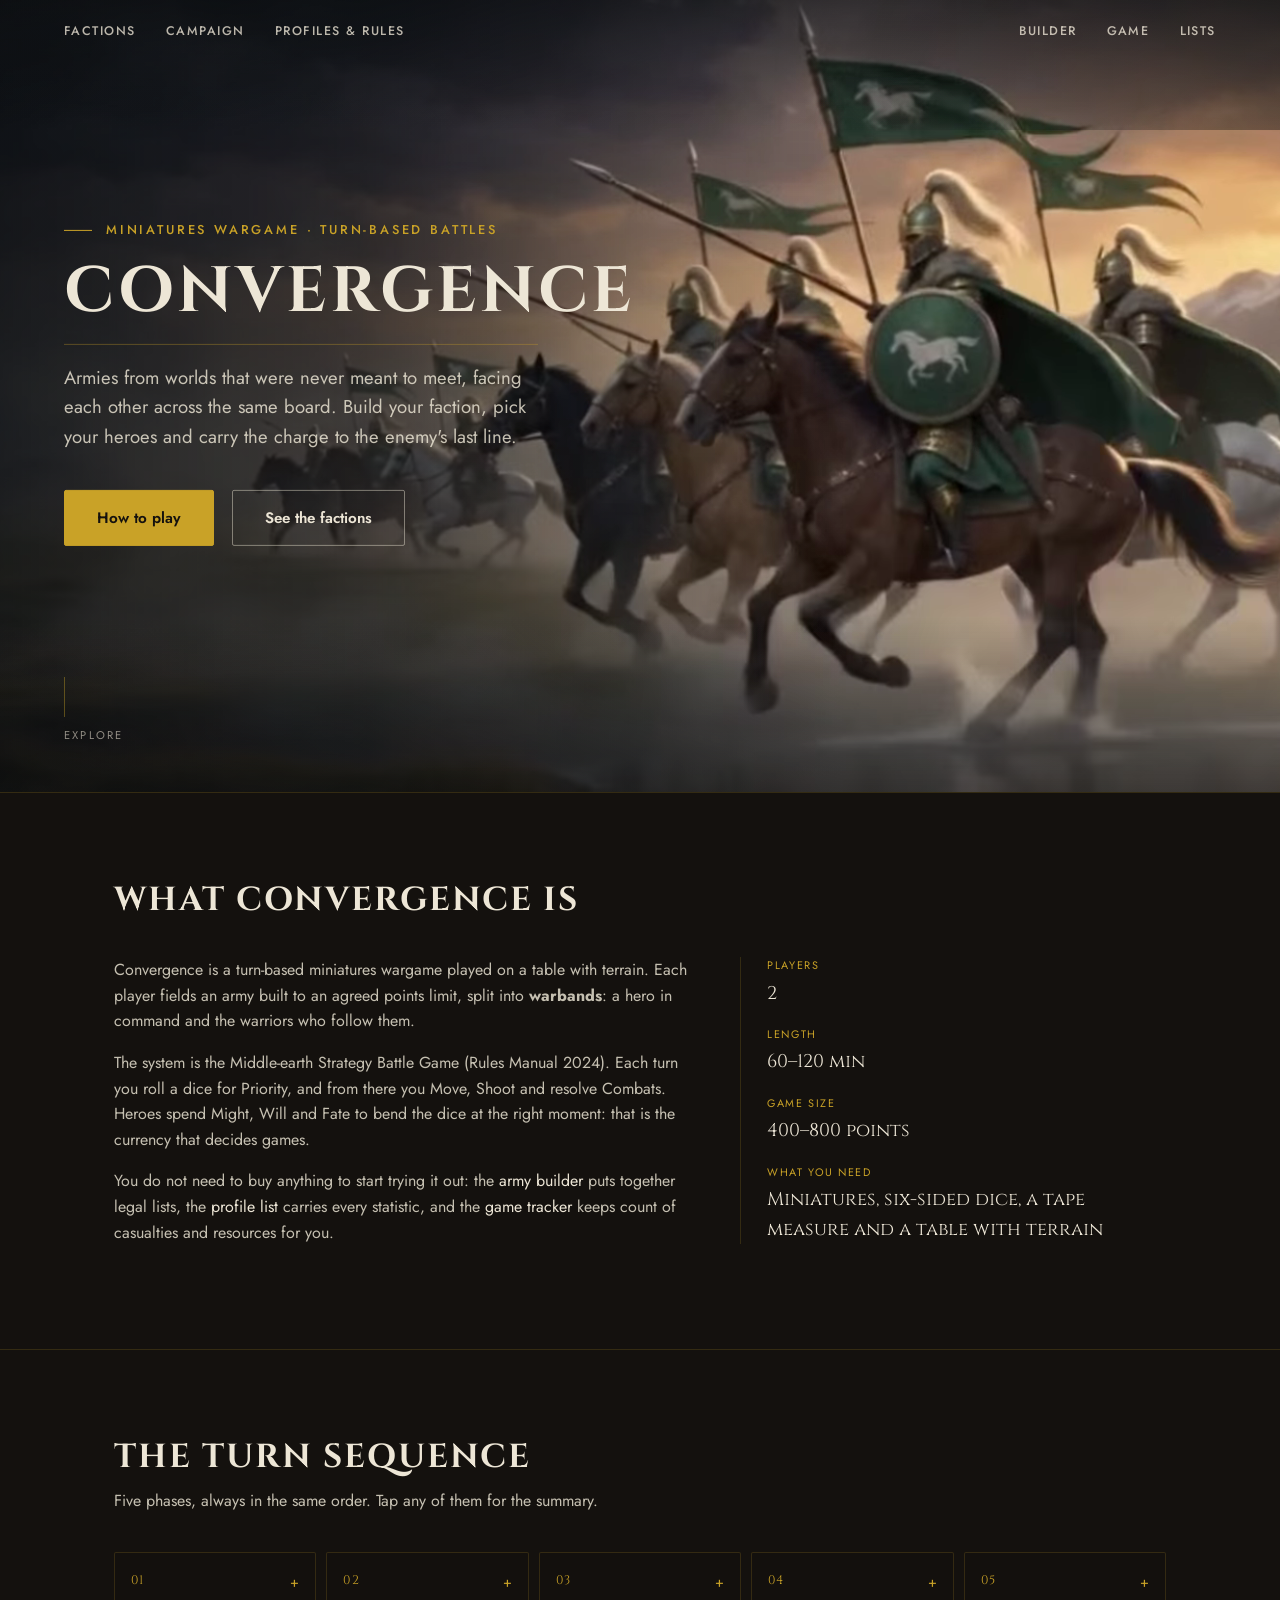
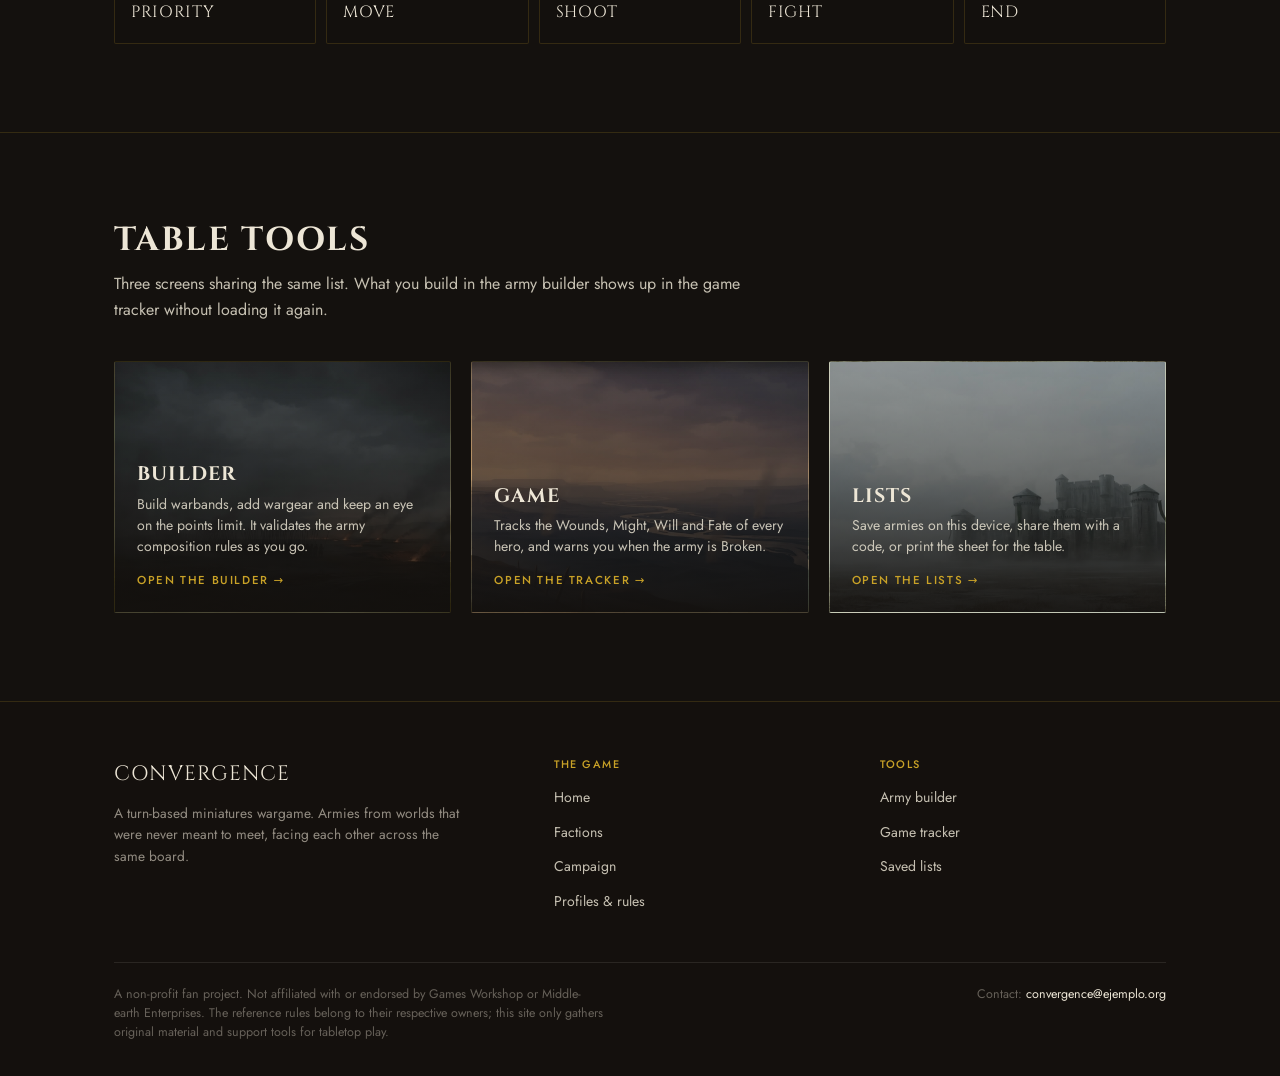
<file: index.html>
<!DOCTYPE html>
<html lang="en">
<head>
<meta charset="utf-8">
<meta name="viewport" content="width=device-width, initial-scale=1">
<title>CONVERGENCE &mdash; Miniatures wargame</title>
<meta name="description" content="A turn-based miniatures wargame. Build your faction, pick your heroes and carry the charge to the enemy's last line.">
<link rel="preconnect" href="https://fonts.googleapis.com">
<link rel="preconnect" href="https://fonts.gstatic.com" crossorigin>
<link href="https://fonts.googleapis.com/css2?family=Cinzel:wght@600;700&family=Jost:wght@400;500;600&display=swap" rel="stylesheet">
  <link rel="stylesheet" href="assets/css/tokens.css">
  <link rel="stylesheet" href="assets/css/site.css">
</head>
<body>

  <a class="skip" href="#main">Skip to content</a>

  <div class="cv-nav-scrim-top" aria-hidden="true"></div>
  <div class="cv-nav-scrim-right" aria-hidden="true"></div>

  <nav class="cv-nav" id="cv-nav" aria-label="Main">
    <div class="cv-nav-groups">
      <div class="cv-nav-left">
        <a href="factions.html" class="cv-navlink">Factions</a>
        <a href="campaign.html" class="cv-navlink">Campaign</a>
        <a href="profiles.html" class="cv-navlink">Profiles &amp; rules</a>
      </div>

      <div class="cv-nav-right">
        <a href="builder.html" class="cv-navlink">Builder</a>
        <a href="game.html" class="cv-navlink">Game</a>
        <a href="lists.html" class="cv-navlink">Lists</a>
      </div>

      <button class="cv-hamburger cv-hamburger-right" id="cv-hamburger-right"
              aria-label="Tools" aria-expanded="false" aria-controls="cv-menu-right">
        <span></span><span></span><span></span>
      </button>

      <button class="cv-hamburger cv-hamburger-main" id="cv-hamburger-main"
              aria-label="Menu" aria-expanded="false" aria-controls="cv-menu-main">
        <span></span><span></span><span></span>
      </button>
    </div>
  </nav>

  <div class="cv-menu cv-menu-right" id="cv-menu-right">
    <a href="builder.html">Builder</a>
    <a href="game.html">Game</a>
    <a href="lists.html">Lists</a>
  </div>

  <div class="cv-menu cv-menu-main" id="cv-menu-main">
    <a href="index.html">Home</a>
    <a href="factions.html">Factions</a>
    <a href="campaign.html">Campaign</a>
    <a href="profiles.html">Profiles &amp; rules</a>
    <div class="cv-menu-divider" aria-hidden="true"></div>
    <a href="builder.html">Builder</a>
    <a href="game.html">Game</a>
    <a href="lists.html">Lists</a>
  </div>

  <section class="cv-hero">

    <div class="cv-poster-bg" aria-hidden="true"></div>

    <video id="cv-video-a" class="cv-video-layer" muted playsinline preload="auto"
           poster="assets/video/hero-poster.jpg" aria-hidden="true">
      <source src="assets/video/hero.webm" type="video/webm">
      <source src="assets/video/hero.mp4" type="video/mp4">
    </video>
    <video id="cv-video-b" class="cv-video-layer" muted playsinline preload="auto"
           poster="assets/video/hero-poster.jpg" aria-hidden="true">
      <source src="assets/video/hero.webm" type="video/webm">
      <source src="assets/video/hero.mp4" type="video/mp4">
    </video>

    <div class="cv-overlay-h" aria-hidden="true"></div>
    <div class="cv-overlay-bottom" aria-hidden="true"></div>
    <div class="cv-overlay-v" aria-hidden="true"></div>

    <div class="cv-textcol">
      <div class="cv-kicker">
        <span class="cv-kicker-bar" aria-hidden="true"></span>
        <span class="cv-kicker-text">Miniatures wargame &middot; Turn-based battles</span>
      </div>

      <h1 class="cv-title">CONVERGENCE</h1>

      <div class="cv-rule" aria-hidden="true"></div>

      <p class="cv-tagline">Armies from worlds that were never meant to meet, facing each
        other across the same board. Build your faction, pick your heroes and carry the
        charge to the enemy's last line.</p>

      <div class="cv-ctas">
        <a href="#how-to-play" class="btn-pri">How to play</a>
        <a href="factions.html" class="btn-sec">See the factions</a>
      </div>
    </div>

    <div class="cv-scrollcue" aria-hidden="true">
      <span class="cv-scrollcue-line"></span>
      <span class="cv-scrollcue-label">EXPLORE</span>
    </div>
  </section>

  <main id="main">

    <!-- ============ WHAT IT IS ============ -->
    <section class="sec" id="how-to-play">
      <div class="wrap">
        <div class="sec-head">
          <h2>What Convergence is</h2>
        </div>
        <div class="intro-grid">
          <div>
            <p>Convergence is a turn-based miniatures wargame played on a table with terrain.
              Each player fields an army built to an agreed points limit, split into
              <b>warbands</b>: a hero in command and the warriors who follow them.</p>
            <p>The system is the Middle-earth Strategy Battle Game (Rules Manual 2024). Each
              turn you roll a dice for Priority, and from there you Move, Shoot and resolve
              Combats. Heroes spend Might, Will and Fate to bend the dice at the right
              moment: that is the currency that decides games.</p>
            <p>You do not need to buy anything to start trying it out: the
              <a href="builder.html">army builder</a> puts together legal lists, the
              <a href="profiles.html">profile list</a> carries every statistic, and the
              <a href="game.html">game tracker</a> keeps count of casualties and resources
              for you.</p>
          </div>
          <div class="intro-facts">
            <dl>
              <dt>Players</dt>
              <dd>2</dd>
              <dt>Length</dt>
              <dd>60&ndash;120 min</dd>
              <dt>Game size</dt>
              <dd>400&ndash;800 points</dd>
              <dt>What you need</dt>
              <dd>Miniatures, six-sided dice, a tape measure and a table with terrain</dd>
            </dl>
          </div>
        </div>
      </div>
    </section>

    <!-- ============ TURN SEQUENCE ============ -->
    <section class="sec">
      <div class="wrap">
        <div class="sec-head">
          <h2>The turn sequence</h2>
          <p>Five phases, always in the same order. Tap any of them for the summary.</p>
        </div>
        <div class="turn">
        <details class="phase">
          <summary>
            <span class="n">01</span>
            <span class="t">Priority</span>
            <span class="plus" aria-hidden="true">+</span>
          </summary>
          <div class="phase-body">Both players roll a D6. Whoever rolls higher gains Priority and moves first for the whole turn. On a tie, Priority passes to the player who did <em>not</em> have it the previous turn. It is the roll that decides who charges and who receives: almost the whole turn is played from here.</div>
        </details>
        <details class="phase">
          <summary>
            <span class="n">02</span>
            <span class="t">Move</span>
            <span class="plus" aria-hidden="true">+</span>
          </summary>
          <div class="phase-body">The player with Priority moves all their models, then their opponent does the same. Each model moves up to its Move Value. Moving into contact with an enemy is a Charge and Engages both models in Combat. Movement Heroic Actions, such as Heroic March, are declared here too.</div>
        </details>
        <details class="phase">
          <summary>
            <span class="n">03</span>
            <span class="t">Shoot</span>
            <span class="plus" aria-hidden="true">+</span>
          </summary>
          <div class="phase-body">The player with Priority shoots first. You need Line of Sight and the target cannot be Engaged in Combat. Roll against the shooter's Shoot Value, then roll To Wound against the target's Defence. Models with bows are limited to one third of your warriors.</div>
        </details>
        <details class="phase">
          <summary>
            <span class="n">04</span>
            <span class="t">Fight</span>
            <span class="plus" aria-hidden="true">+</span>
          </summary>
          <div class="phase-body">All Engaged Combats are resolved, starting with the one chosen by the player with Priority. Each side makes its Duel Roll; the winner makes Strikes. Then you roll To Wound, cross-referencing Strength against Defence. Heroes can spend Might to modify the Duel Roll and to declare Heroic Actions such as Heroic Strike.</div>
        </details>
        <details class="phase">
          <summary>
            <span class="n">05</span>
            <span class="t">End</span>
            <span class="plus" aria-hidden="true">+</span>
          </summary>
          <div class="phase-body">End-of-turn effects and the state of the army are checked. When a side drops below 50&nbsp;% of its starting models it is Broken: from then on every model that wishes to Move must pass a Courage Test. The game may end when it drops below 25&nbsp;%.</div>
        </details>
        </div>
      </div>
    </section>

    <!-- ============ TOOLS ============ -->
    <section class="sec">
      <div class="wrap">
        <div class="sec-head">
          <h2>Table tools</h2>
          <p>Three screens sharing the same list. What you build in the army builder shows up
             in the game tracker without loading it again.</p>
        </div>
        <div class="tools">
          <a class="tool t-constructor" href="builder.html">
            <div class="tool-body">
              <h3>Builder</h3>
              <p>Build warbands, add wargear and keep an eye on the points limit. It validates
                 the army composition rules as you go.</p>
              <span class="go">Open the builder &rarr;</span>
            </div>
          </a>
          <a class="tool t-partida" href="game.html">
            <div class="tool-body">
              <h3>Game</h3>
              <p>Tracks the Wounds, Might, Will and Fate of every hero, and warns you when the
                 army is Broken.</p>
              <span class="go">Open the tracker &rarr;</span>
            </div>
          </a>
          <a class="tool t-listas" href="lists.html">
            <div class="tool-body">
              <h3>Lists</h3>
              <p>Save armies on this device, share them with a code, or print the sheet for
                 the table.</p>
              <span class="go">Open the lists &rarr;</span>
            </div>
          </a>
        </div>
      </div>
    </section>

  </main>

  <script>
  /* ---------------------------------------------------------------
     Hero loop by crossfade.
     The clip does not close on itself (the camera pushes in
     continuously), so a <video loop> would produce a visible jump.
     Two stacked layers take turns with a 1 s opacity fade driven by
     requestAnimationFrame.
     --------------------------------------------------------------- */
  (function(){
    var DUR = 4.5, FADE = 1.0;
    if (window.matchMedia('(prefers-reduced-motion: reduce)').matches) return;

    var a = document.getElementById('cv-video-a');
    var b = document.getElementById('cv-video-b');
    if (!a || !b) return;

    var active = a, idle = b;
    var crossfading = false, fadeStart = 0, raf;

    function startCrossfade(){
      crossfading = true;
      fadeStart = performance.now();
      idle.currentTime = 0;
      idle.play().catch(function(){});
    }

    function tick(now){
      raf = requestAnimationFrame(tick);
      if (!crossfading){
        if (active.currentTime >= DUR - FADE && active.duration) startCrossfade();
        return;
      }
      var t = Math.min(1, (now - fadeStart) / (FADE * 1000));
      active.style.opacity = String(1 - t);
      idle.style.opacity = String(t);
      if (t >= 1){
        active.pause();
        active.currentTime = 0;
        var tmp = active; active = idle; idle = tmp;
        crossfading = false;
      }
    }

    a.play().catch(function(){});
    raf = requestAnimationFrame(tick);
  })();
  </script>
  <footer class="site-footer">
    <div class="wrap">
      <div class="foot-grid">
        <div class="foot-brand">
          <span class="brand">Convergence</span>
          <p>A turn-based miniatures wargame. Armies from worlds that were never meant to
             meet, facing each other across the same board.</p>
        </div>
        <div class="foot-col">
          <h4>The game</h4>
          <ul>
            <li><a href="index.html">Home</a></li>
            <li><a href="factions.html">Factions</a></li>
            <li><a href="campaign.html">Campaign</a></li>
            <li><a href="profiles.html">Profiles &amp; rules</a></li>
          </ul>
        </div>
        <div class="foot-col">
          <h4>Tools</h4>
          <ul>
            <li><a href="builder.html">Army builder</a></li>
            <li><a href="game.html">Game tracker</a></li>
            <li><a href="lists.html">Saved lists</a></li>
          </ul>
        </div>
      </div>
      <div class="foot-legal">
        <p>A non-profit fan project. Not affiliated with or endorsed by Games Workshop or
           Middle-earth Enterprises. The reference rules belong to their respective owners;
           this site only gathers original material and support tools for tabletop play.</p>
        <p>Contact: <a href="mailto:convergence@ejemplo.org">convergence@ejemplo.org</a></p>
      </div>
    </div>
  </footer>

  <script src="assets/js/nav.js"></script>
</body>
</html>
</file>
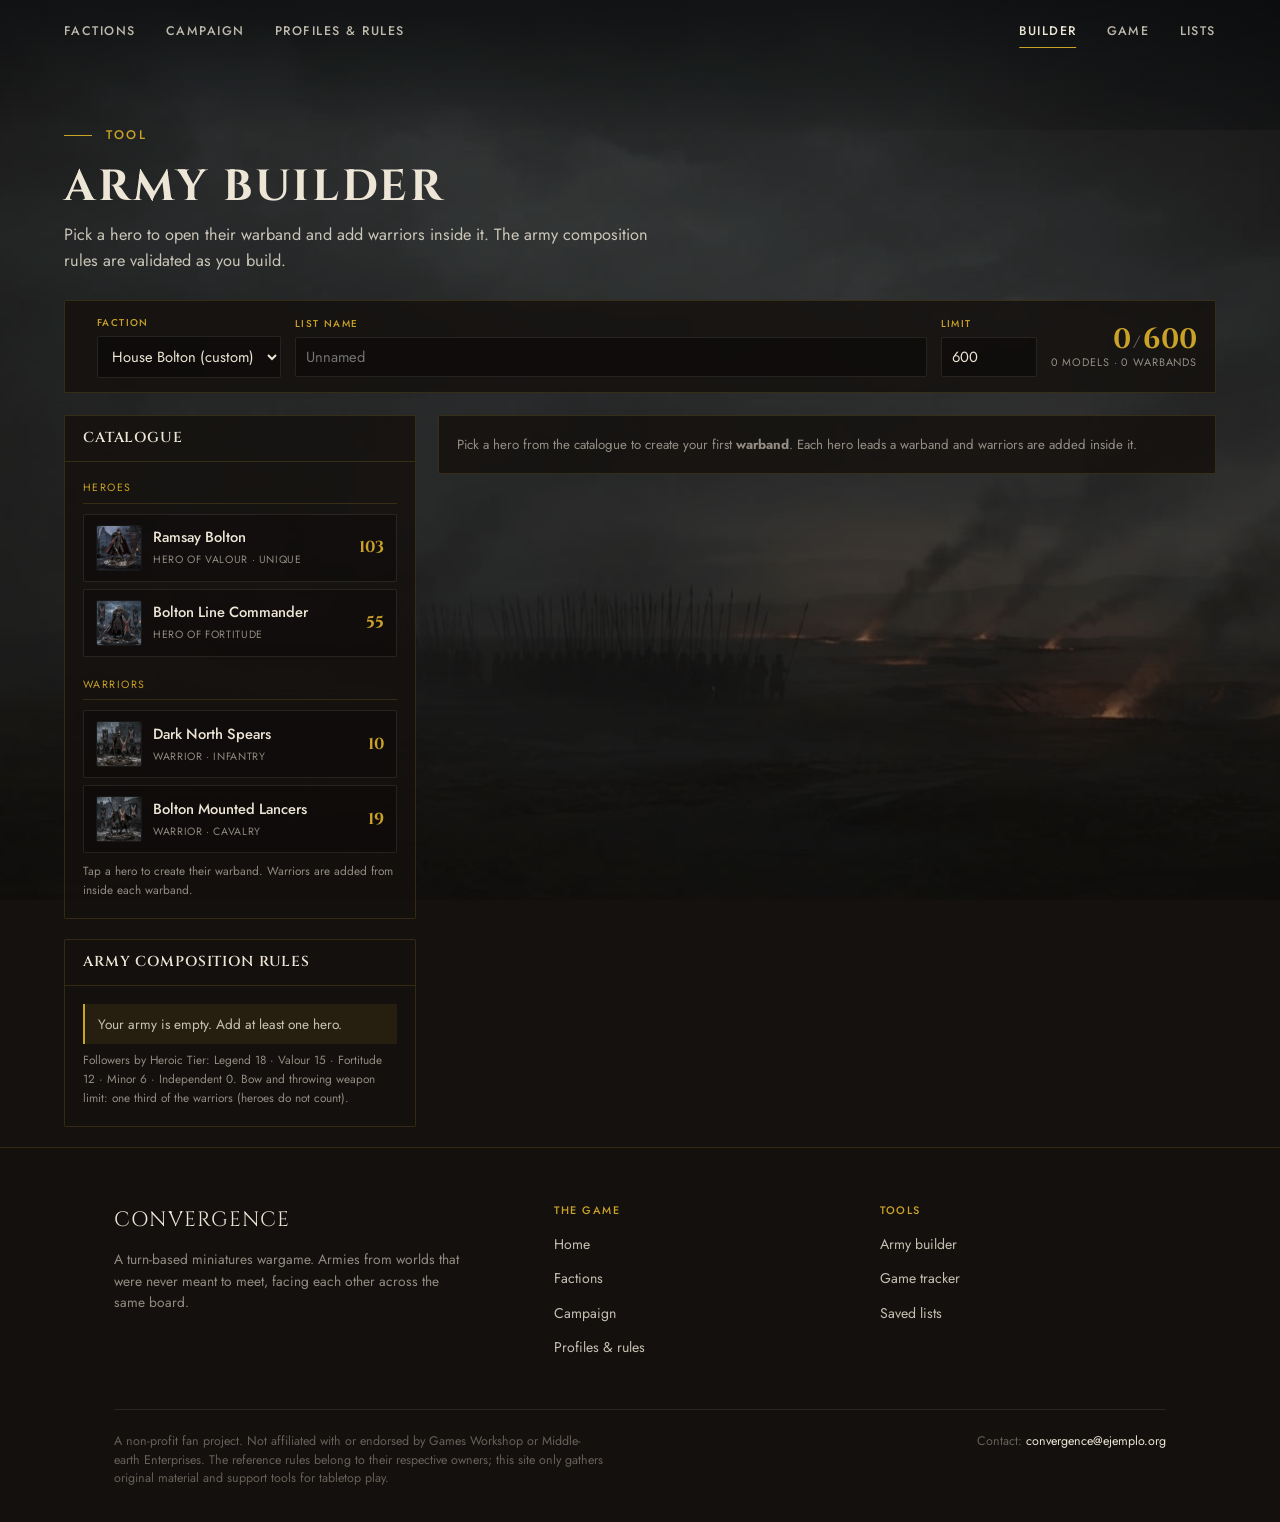
<file: builder.html>
<!DOCTYPE html>
<html lang="en">
<head>
<meta charset="utf-8">
<meta name="viewport" content="width=device-width, initial-scale=1">
<title>Army builder &mdash; CONVERGENCE</title>
<meta name="description" content="Build legal Convergence lists: warbands, wargear, points limit and live validation of the army composition rules.">
<link rel="preconnect" href="https://fonts.googleapis.com">
<link rel="preconnect" href="https://fonts.gstatic.com" crossorigin>
<link href="https://fonts.googleapis.com/css2?family=Cinzel:wght@600;700&family=Jost:wght@400;500;600&display=swap" rel="stylesheet">
  <link rel="stylesheet" href="assets/css/tokens.css">
  <link rel="stylesheet" href="assets/css/site.css">
  <link rel="stylesheet" href="assets/css/builder.css">
</head>
<body>

  <a class="skip" href="#main">Skip to content</a>

  <div class="cv-nav-scrim-top" aria-hidden="true"></div>
  <div class="cv-nav-scrim-right" aria-hidden="true"></div>

  <nav class="cv-nav is-fixed" id="cv-nav" aria-label="Main">
    <div class="cv-nav-groups">
      <div class="cv-nav-left">
        <a href="factions.html" class="cv-navlink">Factions</a>
        <a href="campaign.html" class="cv-navlink">Campaign</a>
        <a href="profiles.html" class="cv-navlink">Profiles &amp; rules</a>
      </div>

      <div class="cv-nav-right">
        <a href="builder.html" class="cv-navlink">Builder</a>
        <a href="game.html" class="cv-navlink">Game</a>
        <a href="lists.html" class="cv-navlink">Lists</a>
      </div>

      <button class="cv-hamburger cv-hamburger-right" id="cv-hamburger-right"
              aria-label="Tools" aria-expanded="false" aria-controls="cv-menu-right">
        <span></span><span></span><span></span>
      </button>

      <button class="cv-hamburger cv-hamburger-main" id="cv-hamburger-main"
              aria-label="Menu" aria-expanded="false" aria-controls="cv-menu-main">
        <span></span><span></span><span></span>
      </button>
    </div>
  </nav>

  <div class="cv-menu cv-menu-right" id="cv-menu-right">
    <a href="builder.html">Builder</a>
    <a href="game.html">Game</a>
    <a href="lists.html">Lists</a>
  </div>

  <div class="cv-menu cv-menu-main" id="cv-menu-main">
    <a href="index.html">Home</a>
    <a href="factions.html">Factions</a>
    <a href="campaign.html">Campaign</a>
    <a href="profiles.html">Profiles &amp; rules</a>
    <div class="cv-menu-divider" aria-hidden="true"></div>
    <a href="builder.html">Builder</a>
    <a href="game.html">Game</a>
    <a href="lists.html">Lists</a>
  </div>

  <div class="page-bg bg-constructor" aria-hidden="true"></div>

  <div class="page">
    <main id="main">
      <div class="wrap-wide">

        <div class="page-head">
          <div class="kicker"><i></i><span>Tool</span></div>
          <h1>Army builder</h1>
          <p class="lead">Pick a hero to open their warband and add warriors inside it. The army
            composition rules are validated as you build.</p>
        </div>

        <div class="bld-bar">
          <div class="bld-band" aria-hidden="true"></div>
          <div class="field">
            <label for="selFac">Faction</label>
            <select id="selFac" style="max-width:200px"></select>
          </div>
          <div class="field grow">
            <label for="inName">List name</label>
            <input id="inName" placeholder="Unnamed">
          </div>
          <div class="field">
            <label for="inLimit">Limit</label>
            <input id="inLimit" type="number" min="0" value="600" style="width:96px">
          </div>
          <div class="bld-tot">
            <div class="big"><span id="ptNow">0</span><span class="sep">/</span><span id="ptLim">600</span></div>
            <div class="sub"><span id="mdCount">0</span> models &middot; <span id="wbCount">0</span> warbands</div>
          </div>
        </div>

        <div class="cols">
          <div>
            <div class="panel">
              <h2>Catalogue</h2>
              <div class="pbody" id="catalog"></div>
            </div>
            <div class="panel">
              <h2>Army composition rules</h2>
              <div class="pbody" id="validation"></div>
            </div>
          </div>
          <div>
            <div id="army"></div>
            <div id="emptyArmy" class="panel"><div class="pbody muted small">
              Pick a hero from the catalogue to create your first <b>warband</b>.
              Each hero leads a warband and warriors are added inside it.
            </div></div>
          </div>
        </div>

      </div>
    </main>
  </div>

  <footer class="site-footer">
    <div class="wrap">
      <div class="foot-grid">
        <div class="foot-brand">
          <span class="brand">Convergence</span>
          <p>A turn-based miniatures wargame. Armies from worlds that were never meant to
             meet, facing each other across the same board.</p>
        </div>
        <div class="foot-col">
          <h4>The game</h4>
          <ul>
            <li><a href="index.html">Home</a></li>
            <li><a href="factions.html">Factions</a></li>
            <li><a href="campaign.html">Campaign</a></li>
            <li><a href="profiles.html">Profiles &amp; rules</a></li>
          </ul>
        </div>
        <div class="foot-col">
          <h4>Tools</h4>
          <ul>
            <li><a href="builder.html">Army builder</a></li>
            <li><a href="game.html">Game tracker</a></li>
            <li><a href="lists.html">Saved lists</a></li>
          </ul>
        </div>
      </div>
      <div class="foot-legal">
        <p>A non-profit fan project. Not affiliated with or endorsed by Games Workshop or
           Middle-earth Enterprises. The reference rules belong to their respective owners;
           this site only gathers original material and support tools for tabletop play.</p>
        <p>Contact: <a href="mailto:convergence@ejemplo.org">convergence@ejemplo.org</a></p>
      </div>
    </div>
  </footer>

  <script src="assets/js/data.js"></script>
  <script src="assets/js/builder.js"></script>
  <script src="assets/js/nav.js"></script>
</body>
</html>
</file>
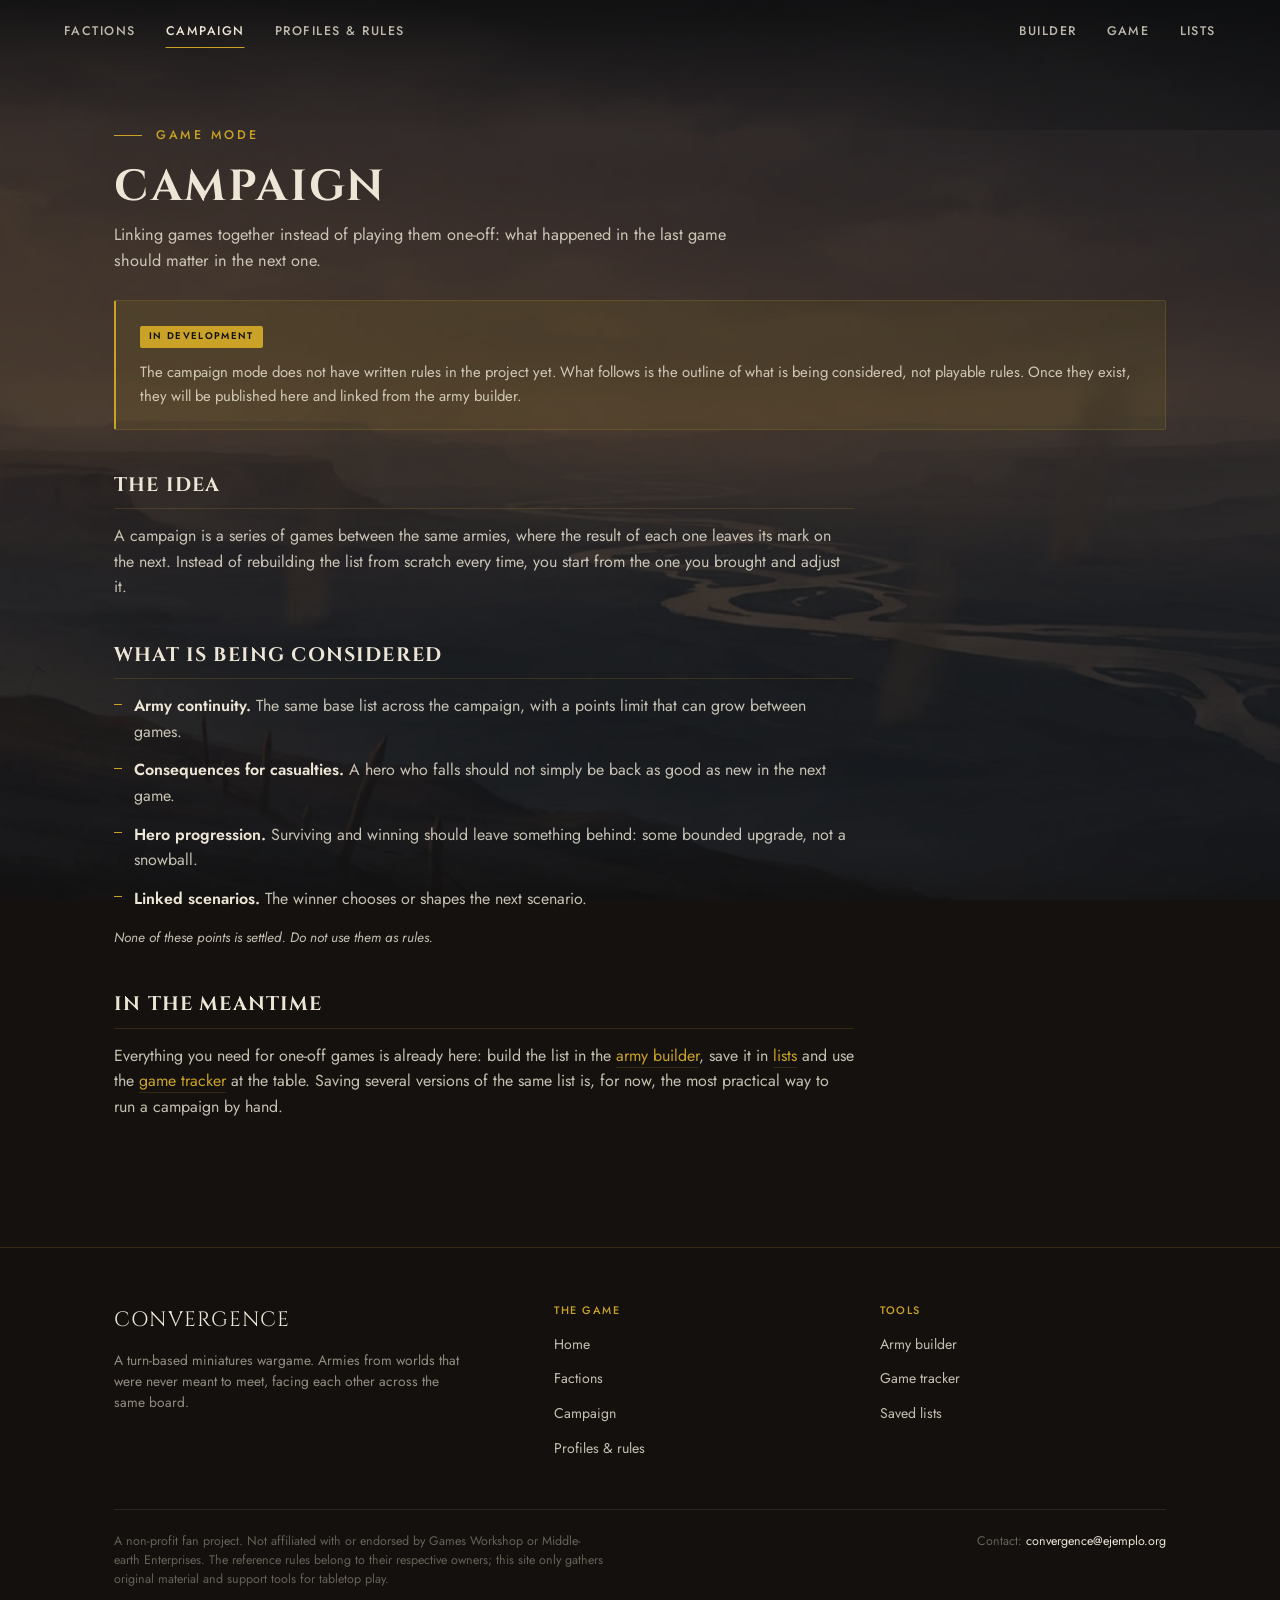
<file: campaign.html>
<!DOCTYPE html>
<html lang="en">
<head>
<meta charset="utf-8">
<meta name="viewport" content="width=device-width, initial-scale=1">
<title>Campaign &mdash; CONVERGENCE</title>
<meta name="description" content="The Convergence campaign mode: what it is and how far along its development is.">
<link rel="preconnect" href="https://fonts.googleapis.com">
<link rel="preconnect" href="https://fonts.gstatic.com" crossorigin>
<link href="https://fonts.googleapis.com/css2?family=Cinzel:wght@600;700&family=Jost:wght@400;500;600&display=swap" rel="stylesheet">
  <link rel="stylesheet" href="assets/css/tokens.css">
  <link rel="stylesheet" href="assets/css/site.css">
  <link rel="stylesheet" href="assets/css/builder.css">
  <link rel="stylesheet" href="assets/css/paginas.css">
</head>
<body>

  <a class="skip" href="#main">Skip to content</a>

  <div class="cv-nav-scrim-top" aria-hidden="true"></div>
  <div class="cv-nav-scrim-right" aria-hidden="true"></div>

  <nav class="cv-nav is-fixed" id="cv-nav" aria-label="Main">
    <div class="cv-nav-groups">
      <div class="cv-nav-left">
        <a href="factions.html" class="cv-navlink">Factions</a>
        <a href="campaign.html" class="cv-navlink">Campaign</a>
        <a href="profiles.html" class="cv-navlink">Profiles &amp; rules</a>
      </div>

      <div class="cv-nav-right">
        <a href="builder.html" class="cv-navlink">Builder</a>
        <a href="game.html" class="cv-navlink">Game</a>
        <a href="lists.html" class="cv-navlink">Lists</a>
      </div>

      <button class="cv-hamburger cv-hamburger-right" id="cv-hamburger-right"
              aria-label="Tools" aria-expanded="false" aria-controls="cv-menu-right">
        <span></span><span></span><span></span>
      </button>

      <button class="cv-hamburger cv-hamburger-main" id="cv-hamburger-main"
              aria-label="Menu" aria-expanded="false" aria-controls="cv-menu-main">
        <span></span><span></span><span></span>
      </button>
    </div>
  </nav>

  <div class="cv-menu cv-menu-right" id="cv-menu-right">
    <a href="builder.html">Builder</a>
    <a href="game.html">Game</a>
    <a href="lists.html">Lists</a>
  </div>

  <div class="cv-menu cv-menu-main" id="cv-menu-main">
    <a href="index.html">Home</a>
    <a href="factions.html">Factions</a>
    <a href="campaign.html">Campaign</a>
    <a href="profiles.html">Profiles &amp; rules</a>
    <div class="cv-menu-divider" aria-hidden="true"></div>
    <a href="builder.html">Builder</a>
    <a href="game.html">Game</a>
    <a href="lists.html">Lists</a>
  </div>

  <div class="page-bg bg-partida" aria-hidden="true"></div>

  <div class="page">
    <main id="main">
      <div class="wrap">

        <div class="page-head">
          <div class="kicker"><i></i><span>Game mode</span></div>
          <h1>Campaign</h1>
          <p class="lead">Linking games together instead of playing them one-off: what happened
            in the last game should matter in the next one.</p>
        </div>

        <div class="notice">
          <span class="notice-label">In development</span>
          <p>The campaign mode does not have written rules in the project yet. What follows is the
            outline of what is being considered, not playable rules. Once they exist, they will be
            published here and linked from the army builder.</p>
        </div>

        <section class="content-block">
          <h2>The idea</h2>
          <p>A campaign is a series of games between the same armies, where the result of each one
            leaves its mark on the next. Instead of rebuilding the list from scratch every time,
            you start from the one you brought and adjust it.</p>
        </section>

        <section class="content-block">
          <h2>What is being considered</h2>
          <ul class="framework-list">
            <li><b>Army continuity.</b> The same base list across the campaign, with a points
              limit that can grow between games.</li>
            <li><b>Consequences for casualties.</b> A hero who falls should not simply be back
              as good as new in the next game.</li>
            <li><b>Hero progression.</b> Surviving and winning should leave something behind:
              some bounded upgrade, not a snowball.</li>
            <li><b>Linked scenarios.</b> The winner chooses or shapes the next scenario.</li>
          </ul>
          <p class="note">None of these points is settled. Do not use them as rules.</p>
        </section>

        <section class="content-block">
          <h2>In the meantime</h2>
          <p>Everything you need for one-off games is already here: build the list in the
            <a href="builder.html">army builder</a>, save it in
            <a href="lists.html">lists</a> and use the
            <a href="game.html">game tracker</a> at the table. Saving several versions of the
            same list is, for now, the most practical way to run a campaign by hand.</p>
        </section>

      </div>
    </main>
  </div>

  <footer class="site-footer">
    <div class="wrap">
      <div class="foot-grid">
        <div class="foot-brand">
          <span class="brand">Convergence</span>
          <p>A turn-based miniatures wargame. Armies from worlds that were never meant to
             meet, facing each other across the same board.</p>
        </div>
        <div class="foot-col">
          <h4>The game</h4>
          <ul>
            <li><a href="index.html">Home</a></li>
            <li><a href="factions.html">Factions</a></li>
            <li><a href="campaign.html">Campaign</a></li>
            <li><a href="profiles.html">Profiles &amp; rules</a></li>
          </ul>
        </div>
        <div class="foot-col">
          <h4>Tools</h4>
          <ul>
            <li><a href="builder.html">Army builder</a></li>
            <li><a href="game.html">Game tracker</a></li>
            <li><a href="lists.html">Saved lists</a></li>
          </ul>
        </div>
      </div>
      <div class="foot-legal">
        <p>A non-profit fan project. Not affiliated with or endorsed by Games Workshop or
           Middle-earth Enterprises. The reference rules belong to their respective owners;
           this site only gathers original material and support tools for tabletop play.</p>
        <p>Contact: <a href="mailto:convergence@ejemplo.org">convergence@ejemplo.org</a></p>
      </div>
    </div>
  </footer>

  <script src="assets/js/nav.js"></script>
</body>
</html>
</file>
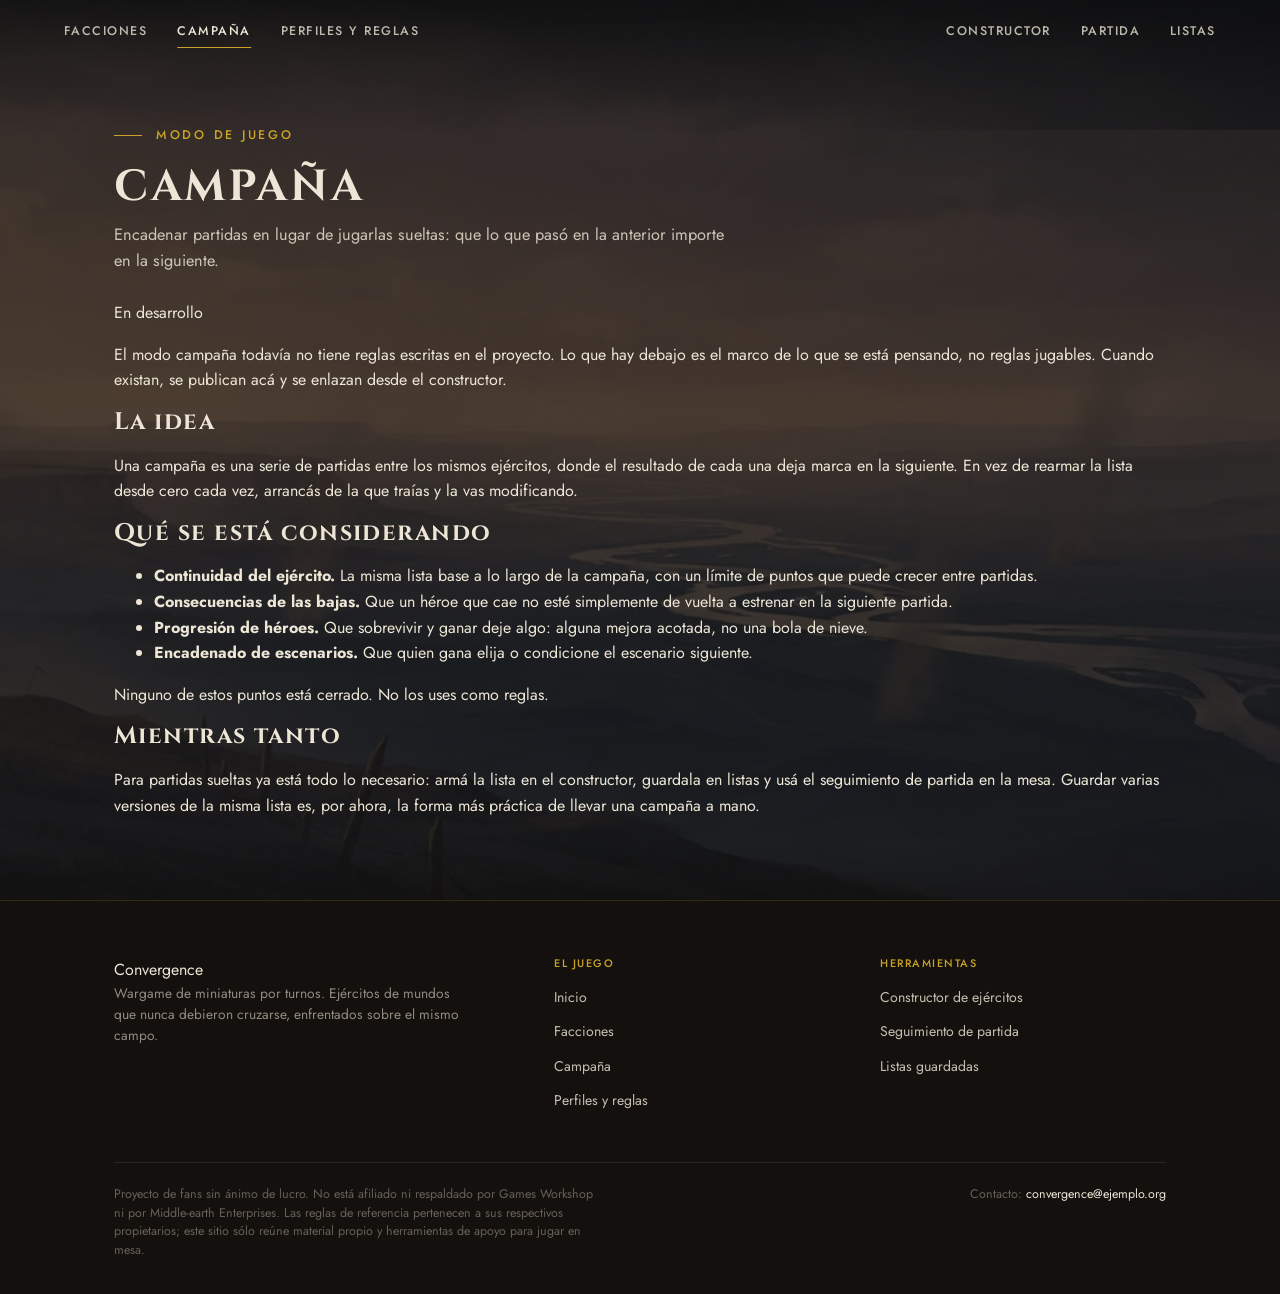
<file: campana.html>
<!DOCTYPE html>
<html lang="es">
<head>
<meta charset="utf-8">
<meta name="viewport" content="width=device-width, initial-scale=1">
<title>Campa&ntilde;a &mdash; CONVERGENCE</title>
<meta name="description" content="El modo campa&ntilde;a de Convergence: en qu&eacute; consiste y en qu&eacute; estado est&aacute; su desarrollo.">
<link rel="preconnect" href="https://fonts.googleapis.com">
<link rel="preconnect" href="https://fonts.gstatic.com" crossorigin>
<link href="https://fonts.googleapis.com/css2?family=Cinzel:wght@600;700&family=Jost:wght@400;500;600&display=swap" rel="stylesheet">
  <link rel="stylesheet" href="assets/css/tokens.css">
  <link rel="stylesheet" href="assets/css/site.css">
  <link rel="stylesheet" href="assets/css/builder.css">
  <link rel="stylesheet" href="assets/css/paginas.css">
</head>
<body>

  <a class="skip" href="#main">Saltar al contenido</a>

  <div class="cv-nav-scrim-top" aria-hidden="true"></div>
  <div class="cv-nav-scrim-right" aria-hidden="true"></div>

  <nav class="cv-nav is-fixed" id="cv-nav" aria-label="Principal">
    <div class="cv-nav-groups">
      <div class="cv-nav-left">
        <a href="facciones.html" class="cv-navlink">Facciones</a>
        <a href="campana.html" class="cv-navlink">Campa&ntilde;a</a>
        <a href="perfiles.html" class="cv-navlink">Perfiles y reglas</a>
      </div>

      <div class="cv-nav-right">
        <a href="constructor.html" class="cv-navlink">Constructor</a>
        <a href="partida.html" class="cv-navlink">Partida</a>
        <a href="listas.html" class="cv-navlink">Listas</a>
      </div>

      <button class="cv-hamburger cv-hamburger-right" id="cv-hamburger-right"
              aria-label="Herramientas" aria-expanded="false" aria-controls="cv-menu-right">
        <span></span><span></span><span></span>
      </button>

      <button class="cv-hamburger cv-hamburger-main" id="cv-hamburger-main"
              aria-label="Men&uacute;" aria-expanded="false" aria-controls="cv-menu-main">
        <span></span><span></span><span></span>
      </button>
    </div>
  </nav>

  <div class="cv-menu cv-menu-right" id="cv-menu-right">
    <a href="constructor.html">Constructor</a>
    <a href="partida.html">Partida</a>
    <a href="listas.html">Listas</a>
  </div>

  <div class="cv-menu cv-menu-main" id="cv-menu-main">
    <a href="index.html">Inicio</a>
    <a href="facciones.html">Facciones</a>
    <a href="campana.html">Campa&ntilde;a</a>
    <a href="perfiles.html">Perfiles y reglas</a>
    <div class="cv-menu-divider" aria-hidden="true"></div>
    <a href="constructor.html">Constructor</a>
    <a href="partida.html">Partida</a>
    <a href="listas.html">Listas</a>
  </div>

  <div class="page-bg bg-partida" aria-hidden="true"></div>

  <div class="page">
    <main id="main">
      <div class="wrap">

        <div class="page-head">
          <div class="kicker"><i></i><span>Modo de juego</span></div>
          <h1>Campa&ntilde;a</h1>
          <p class="lead">Encadenar partidas en lugar de jugarlas sueltas: que lo que pas&oacute;
            en la anterior importe en la siguiente.</p>
        </div>

        <div class="aviso">
          <span class="aviso-lb">En desarrollo</span>
          <p>El modo campa&ntilde;a todav&iacute;a no tiene reglas escritas en el proyecto. Lo que
            hay debajo es el marco de lo que se est&aacute; pensando, no reglas jugables. Cuando
            existan, se publican ac&aacute; y se enlazan desde el constructor.</p>
        </div>

        <section class="bloque">
          <h2>La idea</h2>
          <p>Una campa&ntilde;a es una serie de partidas entre los mismos ej&eacute;rcitos, donde
            el resultado de cada una deja marca en la siguiente. En vez de rearmar la lista desde
            cero cada vez, arrancás de la que tra&iacute;as y la vas modificando.</p>
        </section>

        <section class="bloque">
          <h2>Qu&eacute; se est&aacute; considerando</h2>
          <ul class="lista-marco">
            <li><b>Continuidad del ej&eacute;rcito.</b> La misma lista base a lo largo de la
              campa&ntilde;a, con un l&iacute;mite de puntos que puede crecer entre partidas.</li>
            <li><b>Consecuencias de las bajas.</b> Que un h&eacute;roe que cae no est&eacute;
              simplemente de vuelta a estrenar en la siguiente partida.</li>
            <li><b>Progresi&oacute;n de h&eacute;roes.</b> Que sobrevivir y ganar deje algo:
              alguna mejora acotada, no una bola de nieve.</li>
            <li><b>Encadenado de escenarios.</b> Que quien gana elija o condicione el escenario
              siguiente.</li>
          </ul>
          <p class="nota">Ninguno de estos puntos est&aacute; cerrado. No los uses como reglas.</p>
        </section>

        <section class="bloque">
          <h2>Mientras tanto</h2>
          <p>Para partidas sueltas ya est&aacute; todo lo necesario: arm&aacute; la lista en el
            <a href="constructor.html">constructor</a>, guardala en
            <a href="listas.html">listas</a> y us&aacute; el
            <a href="partida.html">seguimiento de partida</a> en la mesa. Guardar varias
            versiones de la misma lista es, por ahora, la forma m&aacute;s pr&aacute;ctica de
            llevar una campa&ntilde;a a mano.</p>
        </section>

      </div>
    </main>
  </div>

  <footer class="site-footer">
    <div class="wrap">
      <div class="foot-grid">
        <div class="foot-brand">
          <span class="marca">Convergence</span>
          <p>Wargame de miniaturas por turnos. Ej&eacute;rcitos de mundos que nunca
             debieron cruzarse, enfrentados sobre el mismo campo.</p>
        </div>
        <div class="foot-col">
          <h4>El juego</h4>
          <ul>
            <li><a href="index.html">Inicio</a></li>
            <li><a href="facciones.html">Facciones</a></li>
            <li><a href="campana.html">Campa&ntilde;a</a></li>
            <li><a href="perfiles.html">Perfiles y reglas</a></li>
          </ul>
        </div>
        <div class="foot-col">
          <h4>Herramientas</h4>
          <ul>
            <li><a href="constructor.html">Constructor de ej&eacute;rcitos</a></li>
            <li><a href="partida.html">Seguimiento de partida</a></li>
            <li><a href="listas.html">Listas guardadas</a></li>
          </ul>
        </div>
      </div>
      <div class="foot-legal">
        <p>Proyecto de fans sin &aacute;nimo de lucro. No est&aacute; afiliado ni respaldado por
           Games Workshop ni por Middle-earth Enterprises. Las reglas de referencia pertenecen
           a sus respectivos propietarios; este sitio s&oacute;lo re&uacute;ne material propio y
           herramientas de apoyo para jugar en mesa.</p>
        <p>Contacto: <a href="mailto:convergence@ejemplo.org">convergence@ejemplo.org</a></p>
      </div>
    </div>
  </footer>

  <script src="assets/js/nav.js"></script>
</body>
</html>
</file>
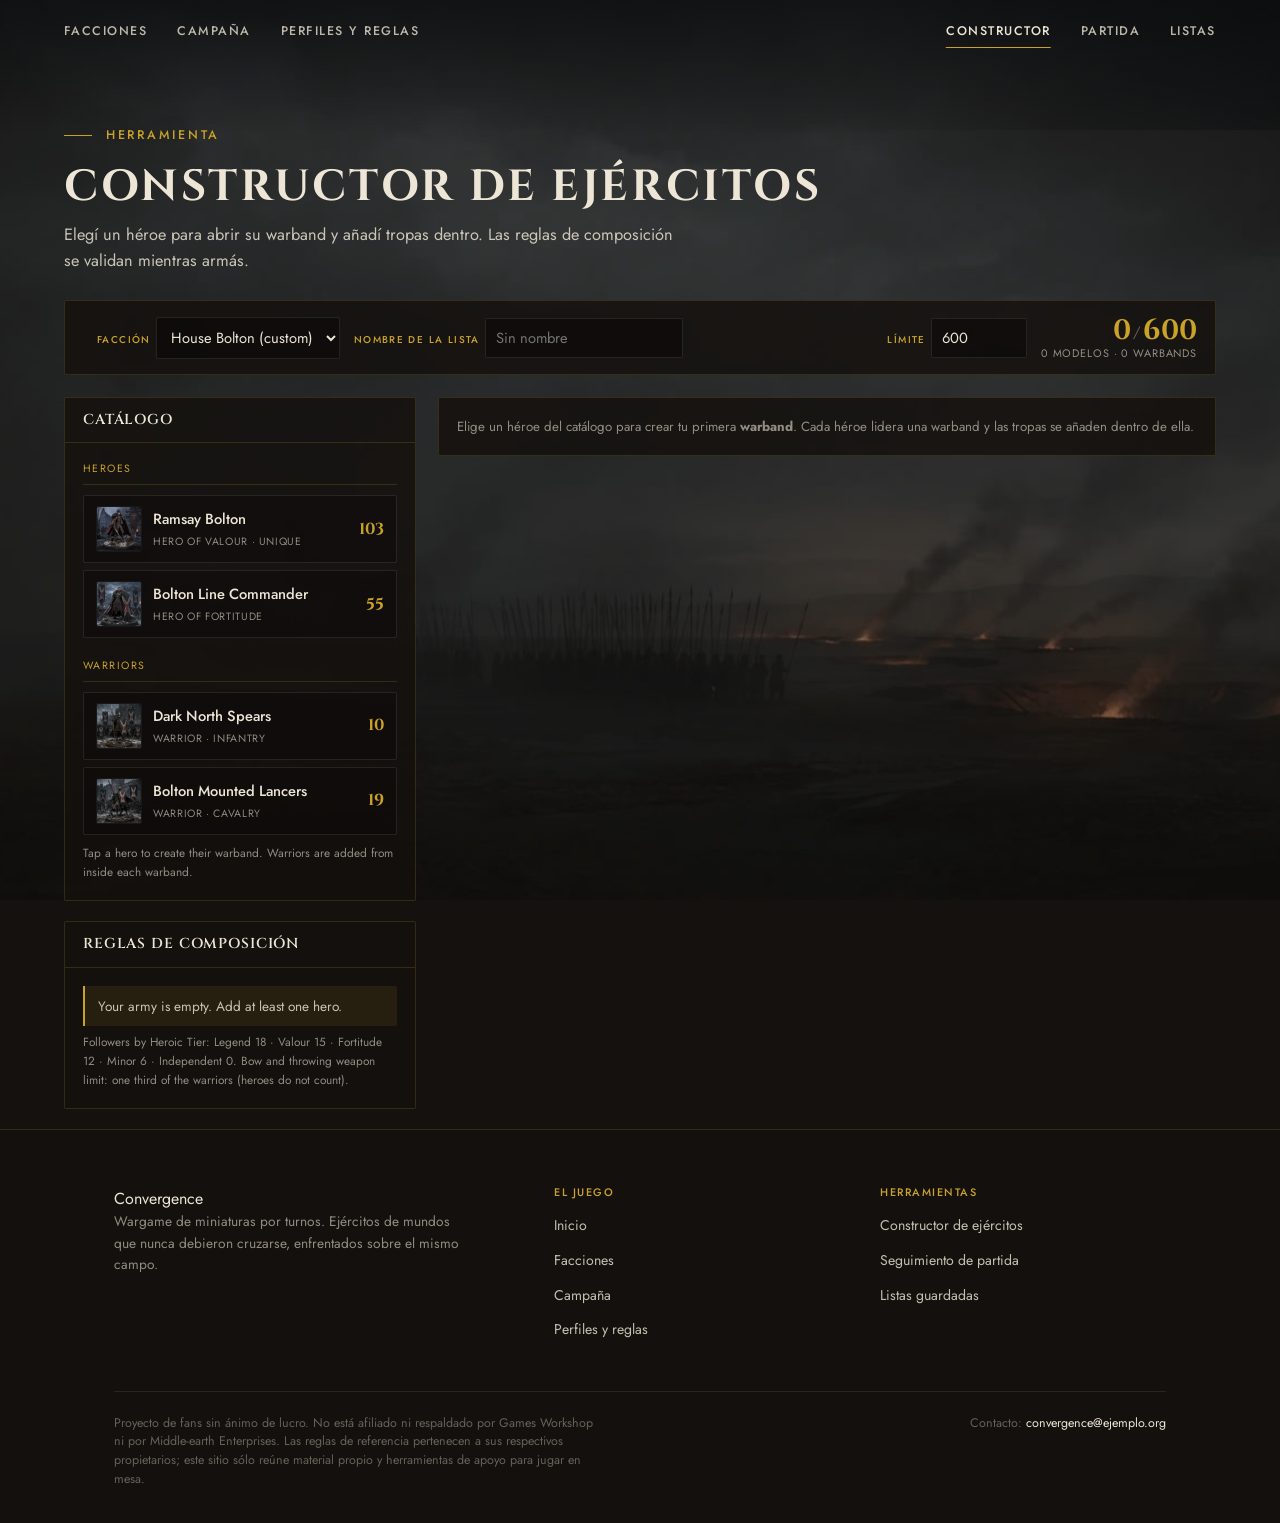
<file: constructor.html>
<!DOCTYPE html>
<html lang="es">
<head>
<meta charset="utf-8">
<meta name="viewport" content="width=device-width, initial-scale=1">
<title>Constructor de ej&eacute;rcitos &mdash; CONVERGENCE</title>
<meta name="description" content="Arm&aacute; listas legales de Convergence: warbands, equipo, l&iacute;mite de puntos y validaci&oacute;n de las reglas de composici&oacute;n.">
<link rel="preconnect" href="https://fonts.googleapis.com">
<link rel="preconnect" href="https://fonts.gstatic.com" crossorigin>
<link href="https://fonts.googleapis.com/css2?family=Cinzel:wght@600;700&family=Jost:wght@400;500;600&display=swap" rel="stylesheet">
  <link rel="stylesheet" href="assets/css/tokens.css">
  <link rel="stylesheet" href="assets/css/site.css">
  <link rel="stylesheet" href="assets/css/builder.css">
</head>
<body>

  <a class="skip" href="#main">Saltar al contenido</a>

  <div class="cv-nav-scrim-top" aria-hidden="true"></div>
  <div class="cv-nav-scrim-right" aria-hidden="true"></div>

  <nav class="cv-nav is-fixed" id="cv-nav" aria-label="Principal">
    <div class="cv-nav-groups">
      <div class="cv-nav-left">
        <a href="facciones.html" class="cv-navlink">Facciones</a>
        <a href="campana.html" class="cv-navlink">Campa&ntilde;a</a>
        <a href="perfiles.html" class="cv-navlink">Perfiles y reglas</a>
      </div>

      <div class="cv-nav-right">
        <a href="constructor.html" class="cv-navlink">Constructor</a>
        <a href="partida.html" class="cv-navlink">Partida</a>
        <a href="listas.html" class="cv-navlink">Listas</a>
      </div>

      <button class="cv-hamburger cv-hamburger-right" id="cv-hamburger-right"
              aria-label="Herramientas" aria-expanded="false" aria-controls="cv-menu-right">
        <span></span><span></span><span></span>
      </button>

      <button class="cv-hamburger cv-hamburger-main" id="cv-hamburger-main"
              aria-label="Men&uacute;" aria-expanded="false" aria-controls="cv-menu-main">
        <span></span><span></span><span></span>
      </button>
    </div>
  </nav>

  <div class="cv-menu cv-menu-right" id="cv-menu-right">
    <a href="constructor.html">Constructor</a>
    <a href="partida.html">Partida</a>
    <a href="listas.html">Listas</a>
  </div>

  <div class="cv-menu cv-menu-main" id="cv-menu-main">
    <a href="index.html">Inicio</a>
    <a href="facciones.html">Facciones</a>
    <a href="campana.html">Campa&ntilde;a</a>
    <a href="perfiles.html">Perfiles y reglas</a>
    <div class="cv-menu-divider" aria-hidden="true"></div>
    <a href="constructor.html">Constructor</a>
    <a href="partida.html">Partida</a>
    <a href="listas.html">Listas</a>
  </div>

  <div class="page-bg bg-constructor" aria-hidden="true"></div>

  <div class="page">
    <main id="main">
      <div class="wrap-wide">

        <div class="page-head">
          <div class="kicker"><i></i><span>Herramienta</span></div>
          <h1>Constructor de ej&eacute;rcitos</h1>
          <p class="lead">Eleg&iacute; un h&eacute;roe para abrir su warband y a&ntilde;ad&iacute;
            tropas dentro. Las reglas de composici&oacute;n se validan mientras arm&aacute;s.</p>
        </div>

        <div class="bld-bar">
          <div class="bld-band" aria-hidden="true"></div>
          <div class="campo">
            <label for="selFac">Facci&oacute;n</label>
            <select id="selFac" style="max-width:200px"></select>
          </div>
          <div class="campo grow">
            <label for="inName">Nombre de la lista</label>
            <input id="inName" placeholder="Sin nombre">
          </div>
          <div class="campo">
            <label for="inLimit">L&iacute;mite</label>
            <input id="inLimit" type="number" min="0" value="600" style="width:96px">
          </div>
          <div class="bld-tot">
            <div class="big"><span id="ptNow">0</span><span class="sep">/</span><span id="ptLim">600</span></div>
            <div class="sub"><span id="mdCount">0</span> modelos &middot; <span id="wbCount">0</span> warbands</div>
          </div>
        </div>

        <div class="cols">
          <div>
            <div class="panel">
              <h2>Cat&aacute;logo</h2>
              <div class="pbody" id="catalog"></div>
            </div>
            <div class="panel">
              <h2>Reglas de composici&oacute;n</h2>
              <div class="pbody" id="validation"></div>
            </div>
          </div>
          <div>
            <div id="army"></div>
            <div id="emptyArmy" class="panel"><div class="pbody muted small">
              Elige un h&eacute;roe del cat&aacute;logo para crear tu primera <b>warband</b>.
              Cada h&eacute;roe lidera una warband y las tropas se a&ntilde;aden dentro de ella.
            </div></div>
          </div>
        </div>

      </div>
    </main>
  </div>

  <footer class="site-footer">
    <div class="wrap">
      <div class="foot-grid">
        <div class="foot-brand">
          <span class="marca">Convergence</span>
          <p>Wargame de miniaturas por turnos. Ej&eacute;rcitos de mundos que nunca
             debieron cruzarse, enfrentados sobre el mismo campo.</p>
        </div>
        <div class="foot-col">
          <h4>El juego</h4>
          <ul>
            <li><a href="index.html">Inicio</a></li>
            <li><a href="facciones.html">Facciones</a></li>
            <li><a href="campana.html">Campa&ntilde;a</a></li>
            <li><a href="perfiles.html">Perfiles y reglas</a></li>
          </ul>
        </div>
        <div class="foot-col">
          <h4>Herramientas</h4>
          <ul>
            <li><a href="constructor.html">Constructor de ej&eacute;rcitos</a></li>
            <li><a href="partida.html">Seguimiento de partida</a></li>
            <li><a href="listas.html">Listas guardadas</a></li>
          </ul>
        </div>
      </div>
      <div class="foot-legal">
        <p>Proyecto de fans sin &aacute;nimo de lucro. No est&aacute; afiliado ni respaldado por
           Games Workshop ni por Middle-earth Enterprises. Las reglas de referencia pertenecen
           a sus respectivos propietarios; este sitio s&oacute;lo re&uacute;ne material propio y
           herramientas de apoyo para jugar en mesa.</p>
        <p>Contacto: <a href="mailto:convergence@ejemplo.org">convergence@ejemplo.org</a></p>
      </div>
    </div>
  </footer>

  <script src="assets/js/data.js"></script>
  <script src="assets/js/builder.js"></script>
  <script src="assets/js/nav.js"></script>
</body>
</html>
</file>
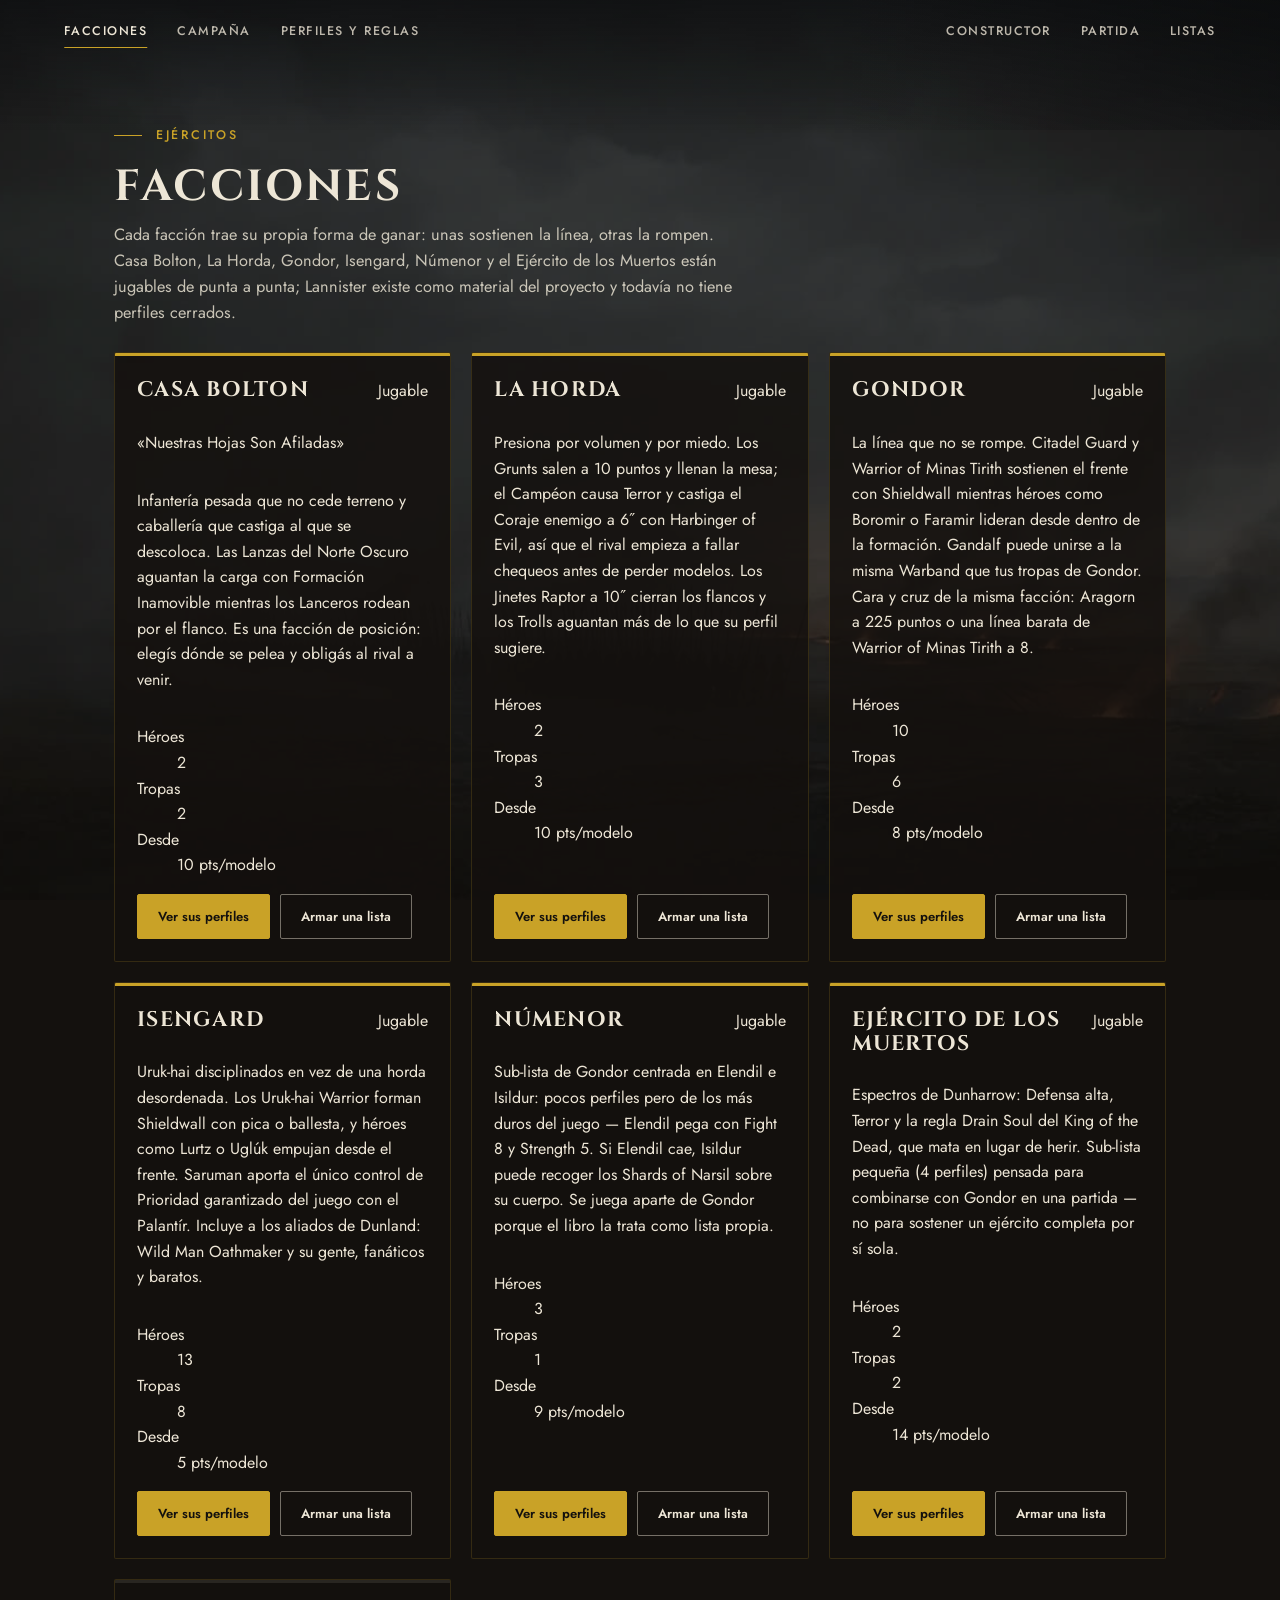
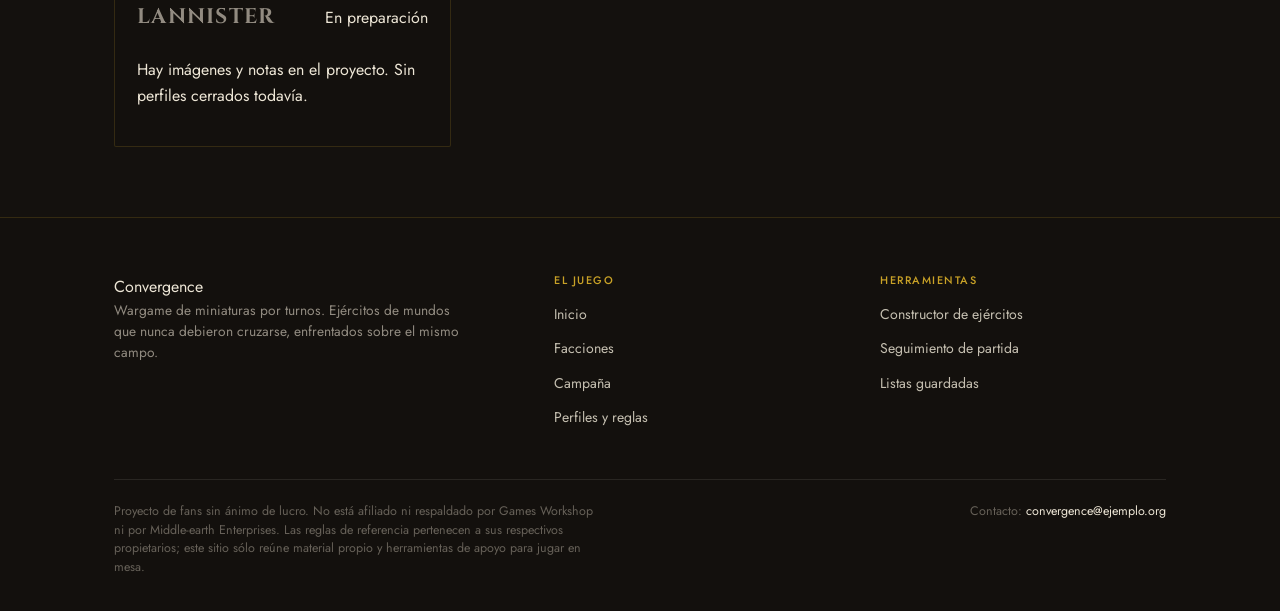
<file: facciones.html>
<!DOCTYPE html>
<html lang="es">
<head>
<meta charset="utf-8">
<meta name="viewport" content="width=device-width, initial-scale=1">
<title>Facciones &mdash; CONVERGENCE</title>
<meta name="description" content="Las facciones de Convergence: Casa Bolton, La Horda, Gondor, Isengard, N&uacute;menor y el Ej&eacute;rcito de los Muertos jugables; Lannister en preparaci&oacute;n.">
<link rel="preconnect" href="https://fonts.googleapis.com">
<link rel="preconnect" href="https://fonts.gstatic.com" crossorigin>
<link href="https://fonts.googleapis.com/css2?family=Cinzel:wght@600;700&family=Jost:wght@400;500;600&display=swap" rel="stylesheet">
  <link rel="stylesheet" href="assets/css/tokens.css">
  <link rel="stylesheet" href="assets/css/site.css">
  <link rel="stylesheet" href="assets/css/builder.css">
  <link rel="stylesheet" href="assets/css/paginas.css">
</head>
<body>

  <a class="skip" href="#main">Saltar al contenido</a>

  <div class="cv-nav-scrim-top" aria-hidden="true"></div>
  <div class="cv-nav-scrim-right" aria-hidden="true"></div>

  <nav class="cv-nav is-fixed" id="cv-nav" aria-label="Principal">
    <div class="cv-nav-groups">
      <div class="cv-nav-left">
        <a href="facciones.html" class="cv-navlink">Facciones</a>
        <a href="campana.html" class="cv-navlink">Campa&ntilde;a</a>
        <a href="perfiles.html" class="cv-navlink">Perfiles y reglas</a>
      </div>

      <div class="cv-nav-right">
        <a href="constructor.html" class="cv-navlink">Constructor</a>
        <a href="partida.html" class="cv-navlink">Partida</a>
        <a href="listas.html" class="cv-navlink">Listas</a>
      </div>

      <button class="cv-hamburger cv-hamburger-right" id="cv-hamburger-right"
              aria-label="Herramientas" aria-expanded="false" aria-controls="cv-menu-right">
        <span></span><span></span><span></span>
      </button>

      <button class="cv-hamburger cv-hamburger-main" id="cv-hamburger-main"
              aria-label="Men&uacute;" aria-expanded="false" aria-controls="cv-menu-main">
        <span></span><span></span><span></span>
      </button>
    </div>
  </nav>

  <div class="cv-menu cv-menu-right" id="cv-menu-right">
    <a href="constructor.html">Constructor</a>
    <a href="partida.html">Partida</a>
    <a href="listas.html">Listas</a>
  </div>

  <div class="cv-menu cv-menu-main" id="cv-menu-main">
    <a href="index.html">Inicio</a>
    <a href="facciones.html">Facciones</a>
    <a href="campana.html">Campa&ntilde;a</a>
    <a href="perfiles.html">Perfiles y reglas</a>
    <div class="cv-menu-divider" aria-hidden="true"></div>
    <a href="constructor.html">Constructor</a>
    <a href="partida.html">Partida</a>
    <a href="listas.html">Listas</a>
  </div>

  <div class="page-bg bg-constructor" aria-hidden="true"></div>

  <div class="page">
    <main id="main">
      <div class="wrap">

        <div class="page-head">
          <div class="kicker"><i></i><span>Ej&eacute;rcitos</span></div>
          <h1>Facciones</h1>
          <p class="lead">Cada facci&oacute;n trae su propia forma de ganar: unas sostienen la
            l&iacute;nea, otras la rompen. Casa Bolton, La Horda, Gondor, Isengard, N&uacute;menor
            y el Ej&eacute;rcito de los Muertos est&aacute;n jugables de punta a punta; Lannister
            existe como material del proyecto y todav&iacute;a no tiene perfiles cerrados.</p>
        </div>

        <div class="fac-grid">

          <article class="fac-card" style="--faccion:var(--faccion-bolton);--faccion-txt:var(--faccion-bolton-txt)">
            <div class="fac-band"></div>
            <div class="fac-body">
              <div class="fac-top">
                <h2>Casa Bolton</h2>
                <span class="fac-estado jugable">Jugable</span>
              </div>
              <p class="fac-lema">&laquo;Nuestras Hojas Son Afiladas&raquo;</p>
              <p class="fac-desc">Infanter&iacute;a pesada que no cede terreno y caballer&iacute;a
                que castiga al que se descoloca. Las Lanzas del Norte Oscuro aguantan la carga con
                Formaci&oacute;n Inamovible mientras los Lanceros rodean por el flanco. Es una
                facci&oacute;n de posici&oacute;n: eleg&iacute;s d&oacute;nde se pelea y
                oblig&aacute;s al rival a venir.</p>
              <dl class="fac-datos">
                <div><dt>H&eacute;roes</dt><dd data-fac-heroes="bolton">&mdash;</dd></div>
                <div><dt>Tropas</dt><dd data-fac-tropas="bolton">&mdash;</dd></div>
                <div><dt>Desde</dt><dd data-fac-min="bolton">&mdash;</dd></div>
              </dl>
              <div class="fac-links">
                <a class="btn-pri" href="perfiles.html?fac=bolton">Ver sus perfiles</a>
                <a class="btn-sec" href="constructor.html">Armar una lista</a>
              </div>
            </div>
          </article>

          <article class="fac-card" style="--faccion:var(--faccion-horda);--faccion-txt:var(--faccion-horda-txt)">
            <div class="fac-band"></div>
            <div class="fac-body">
              <div class="fac-top">
                <h2>La Horda</h2>
                <span class="fac-estado jugable">Jugable</span>
              </div>
              <p class="fac-desc">Presiona por volumen y por miedo. Los Grunts salen a 10 puntos y
                llenan la mesa; el Camp&eacute;on causa Terror y castiga el Coraje enemigo a 6&Prime;
                con Harbinger of Evil, as&iacute; que el rival empieza a fallar chequeos antes de
                perder modelos. Los Jinetes Raptor a 10&Prime; cierran los flancos y los Trolls
                aguantan m&aacute;s de lo que su perfil sugiere.</p>
              <dl class="fac-datos">
                <div><dt>H&eacute;roes</dt><dd data-fac-heroes="horda">&mdash;</dd></div>
                <div><dt>Tropas</dt><dd data-fac-tropas="horda">&mdash;</dd></div>
                <div><dt>Desde</dt><dd data-fac-min="horda">&mdash;</dd></div>
              </dl>
              <div class="fac-links">
                <a class="btn-pri" href="perfiles.html?fac=horda">Ver sus perfiles</a>
                <a class="btn-sec" href="constructor.html">Armar una lista</a>
              </div>
            </div>
          </article>

          <article class="fac-card" style="--faccion:var(--faccion-gondor);--faccion-txt:var(--faccion-gondor-txt)">
            <div class="fac-band"></div>
            <div class="fac-body">
              <div class="fac-top">
                <h2>Gondor</h2>
                <span class="fac-estado jugable">Jugable</span>
              </div>
              <p class="fac-desc">La l&iacute;nea que no se rompe. Citadel Guard y Warrior of Minas
                Tirith sostienen el frente con Shieldwall mientras h&eacute;roes como Boromir o
                Faramir lideran desde dentro de la formaci&oacute;n. Gandalf puede unirse a la
                misma Warband que tus tropas de Gondor. Cara y cruz de la misma facci&oacute;n:
                Aragorn a 225 puntos o una l&iacute;nea barata de Warrior of Minas Tirith a 8.</p>
              <dl class="fac-datos">
                <div><dt>H&eacute;roes</dt><dd data-fac-heroes="gondor">&mdash;</dd></div>
                <div><dt>Tropas</dt><dd data-fac-tropas="gondor">&mdash;</dd></div>
                <div><dt>Desde</dt><dd data-fac-min="gondor">&mdash;</dd></div>
              </dl>
              <div class="fac-links">
                <a class="btn-pri" href="perfiles.html?fac=gondor">Ver sus perfiles</a>
                <a class="btn-sec" href="constructor.html">Armar una lista</a>
              </div>
            </div>
          </article>

          <article class="fac-card" style="--faccion:var(--faccion-isengard);--faccion-txt:var(--faccion-isengard-txt)">
            <div class="fac-band"></div>
            <div class="fac-body">
              <div class="fac-top">
                <h2>Isengard</h2>
                <span class="fac-estado jugable">Jugable</span>
              </div>
              <p class="fac-desc">Uruk-hai disciplinados en vez de una horda desordenada. Los
                Uruk-hai Warrior forman Shieldwall con pica o ballesta, y h&eacute;roes como Lurtz
                o Uglúk empujan desde el frente. Saruman aporta el &uacute;nico control de
                Prioridad garantizado del juego con el Palant&iacute;r. Incluye a los aliados de
                Dunland: Wild Man Oathmaker y su gente, fan&aacute;ticos y baratos.</p>
              <dl class="fac-datos">
                <div><dt>H&eacute;roes</dt><dd data-fac-heroes="isengard">&mdash;</dd></div>
                <div><dt>Tropas</dt><dd data-fac-tropas="isengard">&mdash;</dd></div>
                <div><dt>Desde</dt><dd data-fac-min="isengard">&mdash;</dd></div>
              </dl>
              <div class="fac-links">
                <a class="btn-pri" href="perfiles.html?fac=isengard">Ver sus perfiles</a>
                <a class="btn-sec" href="constructor.html">Armar una lista</a>
              </div>
            </div>
          </article>

          <article class="fac-card" style="--faccion:var(--faccion-numenor);--faccion-txt:var(--faccion-numenor-txt)">
            <div class="fac-band"></div>
            <div class="fac-body">
              <div class="fac-top">
                <h2>N&uacute;menor</h2>
                <span class="fac-estado jugable">Jugable</span>
              </div>
              <p class="fac-desc">Sub-lista de Gondor centrada en Elendil e Isildur: pocos
                perfiles pero de los m&aacute;s duros del juego &mdash; Elendil pega con Fight 8 y
                Strength 5. Si Elendil cae, Isildur puede recoger los Shards of Narsil sobre su
                cuerpo. Se juega aparte de Gondor porque el libro la trata como lista propia.</p>
              <dl class="fac-datos">
                <div><dt>H&eacute;roes</dt><dd data-fac-heroes="numenor">&mdash;</dd></div>
                <div><dt>Tropas</dt><dd data-fac-tropas="numenor">&mdash;</dd></div>
                <div><dt>Desde</dt><dd data-fac-min="numenor">&mdash;</dd></div>
              </dl>
              <div class="fac-links">
                <a class="btn-pri" href="perfiles.html?fac=numenor">Ver sus perfiles</a>
                <a class="btn-sec" href="constructor.html">Armar una lista</a>
              </div>
            </div>
          </article>

          <article class="fac-card" style="--faccion:var(--faccion-dunharrow);--faccion-txt:var(--faccion-dunharrow-txt)">
            <div class="fac-band"></div>
            <div class="fac-body">
              <div class="fac-top">
                <h2>Ej&eacute;rcito de los Muertos</h2>
                <span class="fac-estado jugable">Jugable</span>
              </div>
              <p class="fac-desc">Espectros de Dunharrow: Defensa alta, Terror y la regla Drain
                Soul del King of the Dead, que mata en lugar de herir. Sub-lista peque&ntilde;a
                (4 perfiles) pensada para combinarse con Gondor en una partida &mdash; no para
                sostener un ej&eacute;rcito completa por s&iacute; sola.</p>
              <dl class="fac-datos">
                <div><dt>H&eacute;roes</dt><dd data-fac-heroes="dunharrow">&mdash;</dd></div>
                <div><dt>Tropas</dt><dd data-fac-tropas="dunharrow">&mdash;</dd></div>
                <div><dt>Desde</dt><dd data-fac-min="dunharrow">&mdash;</dd></div>
              </dl>
              <div class="fac-links">
                <a class="btn-pri" href="perfiles.html?fac=dunharrow">Ver sus perfiles</a>
                <a class="btn-sec" href="constructor.html">Armar una lista</a>
              </div>
            </div>
          </article>

          <article class="fac-card is-wip" style="--faccion:var(--faccion-lannister);--faccion-txt:var(--faccion-lannister-txt)">
            <div class="fac-band"></div>
            <div class="fac-body">
              <div class="fac-top">
                <h2>Lannister</h2>
                <span class="fac-estado">En preparaci&oacute;n</span>
              </div>
              <p class="fac-desc">Hay im&aacute;genes y notas en el proyecto. Sin perfiles
                cerrados todav&iacute;a.</p>
            </div>
          </article>

        </div>
      </div>
    </main>
  </div>

  <script>
  /* Los contadores de la tarjeta salen de data.js: si ma&ntilde;ana se
     a&ntilde;ade un h&eacute;roe, la tarjeta se actualiza sola.
     Va dentro de DOMContentLoaded porque este bloque se analiza antes
     que data.js, que est&aacute; al final del body. */
  document.addEventListener("DOMContentLoaded", function(){
    Object.keys(FACTIONS).forEach(function(id){
      var f = FACTIONS[id];
      var h = document.querySelector('[data-fac-heroes="' + id + '"]');
      var t = document.querySelector('[data-fac-tropas="' + id + '"]');
      var m = document.querySelector('[data-fac-min="' + id + '"]');
      if (h) h.textContent = f.heroes.length;
      if (t) t.textContent = f.warriors.length;
      if (m) {
        var costes = f.warriors.map(function(w){ return w.cost; });
        m.textContent = costes.length ? Math.min.apply(null, costes) + ' pts/modelo' : '\u2014';
      }
    });
  });
  </script>
  <footer class="site-footer">
    <div class="wrap">
      <div class="foot-grid">
        <div class="foot-brand">
          <span class="marca">Convergence</span>
          <p>Wargame de miniaturas por turnos. Ej&eacute;rcitos de mundos que nunca
             debieron cruzarse, enfrentados sobre el mismo campo.</p>
        </div>
        <div class="foot-col">
          <h4>El juego</h4>
          <ul>
            <li><a href="index.html">Inicio</a></li>
            <li><a href="facciones.html">Facciones</a></li>
            <li><a href="campana.html">Campa&ntilde;a</a></li>
            <li><a href="perfiles.html">Perfiles y reglas</a></li>
          </ul>
        </div>
        <div class="foot-col">
          <h4>Herramientas</h4>
          <ul>
            <li><a href="constructor.html">Constructor de ej&eacute;rcitos</a></li>
            <li><a href="partida.html">Seguimiento de partida</a></li>
            <li><a href="listas.html">Listas guardadas</a></li>
          </ul>
        </div>
      </div>
      <div class="foot-legal">
        <p>Proyecto de fans sin &aacute;nimo de lucro. No est&aacute; afiliado ni respaldado por
           Games Workshop ni por Middle-earth Enterprises. Las reglas de referencia pertenecen
           a sus respectivos propietarios; este sitio s&oacute;lo re&uacute;ne material propio y
           herramientas de apoyo para jugar en mesa.</p>
        <p>Contacto: <a href="mailto:convergence@ejemplo.org">convergence@ejemplo.org</a></p>
      </div>
    </div>
  </footer>

  <script src="assets/js/data.js"></script>
  <script src="assets/js/nav.js"></script>
</body>
</html>
</file>
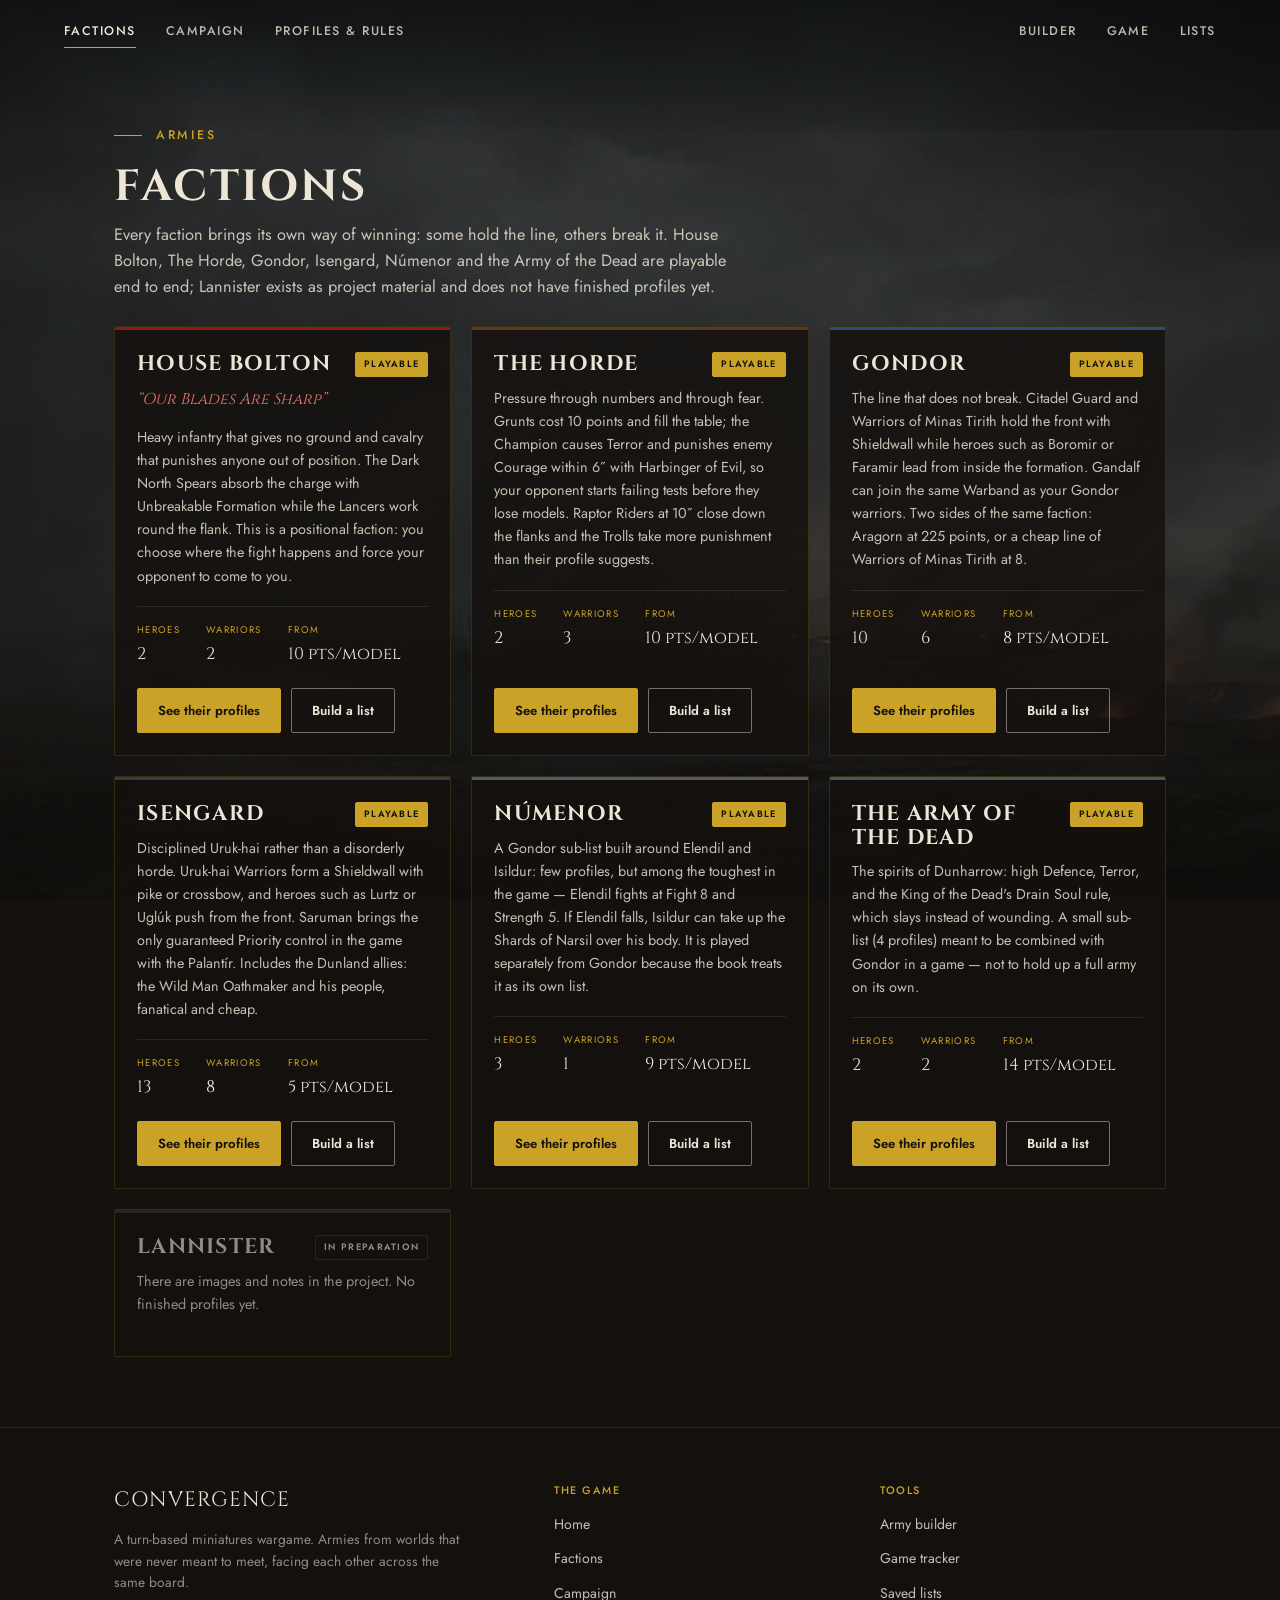
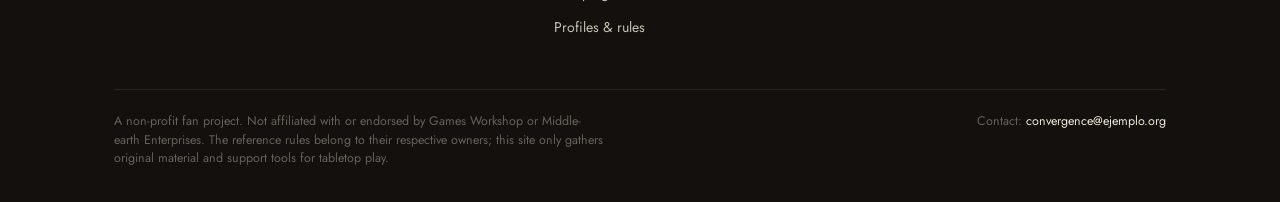
<file: factions.html>
<!DOCTYPE html>
<html lang="en">
<head>
<meta charset="utf-8">
<meta name="viewport" content="width=device-width, initial-scale=1">
<title>Factions &mdash; CONVERGENCE</title>
<meta name="description" content="The factions of Convergence: House Bolton, The Horde, Gondor, Isengard, N&uacute;menor and the Army of the Dead are playable; Lannister is in preparation.">
<link rel="preconnect" href="https://fonts.googleapis.com">
<link rel="preconnect" href="https://fonts.gstatic.com" crossorigin>
<link href="https://fonts.googleapis.com/css2?family=Cinzel:wght@600;700&family=Jost:wght@400;500;600&display=swap" rel="stylesheet">
  <link rel="stylesheet" href="assets/css/tokens.css">
  <link rel="stylesheet" href="assets/css/site.css">
  <link rel="stylesheet" href="assets/css/builder.css">
  <link rel="stylesheet" href="assets/css/paginas.css">
</head>
<body>

  <a class="skip" href="#main">Skip to content</a>

  <div class="cv-nav-scrim-top" aria-hidden="true"></div>
  <div class="cv-nav-scrim-right" aria-hidden="true"></div>

  <nav class="cv-nav is-fixed" id="cv-nav" aria-label="Main">
    <div class="cv-nav-groups">
      <div class="cv-nav-left">
        <a href="factions.html" class="cv-navlink">Factions</a>
        <a href="campaign.html" class="cv-navlink">Campaign</a>
        <a href="profiles.html" class="cv-navlink">Profiles &amp; rules</a>
      </div>

      <div class="cv-nav-right">
        <a href="builder.html" class="cv-navlink">Builder</a>
        <a href="game.html" class="cv-navlink">Game</a>
        <a href="lists.html" class="cv-navlink">Lists</a>
      </div>

      <button class="cv-hamburger cv-hamburger-right" id="cv-hamburger-right"
              aria-label="Tools" aria-expanded="false" aria-controls="cv-menu-right">
        <span></span><span></span><span></span>
      </button>

      <button class="cv-hamburger cv-hamburger-main" id="cv-hamburger-main"
              aria-label="Menu" aria-expanded="false" aria-controls="cv-menu-main">
        <span></span><span></span><span></span>
      </button>
    </div>
  </nav>

  <div class="cv-menu cv-menu-right" id="cv-menu-right">
    <a href="builder.html">Builder</a>
    <a href="game.html">Game</a>
    <a href="lists.html">Lists</a>
  </div>

  <div class="cv-menu cv-menu-main" id="cv-menu-main">
    <a href="index.html">Home</a>
    <a href="factions.html">Factions</a>
    <a href="campaign.html">Campaign</a>
    <a href="profiles.html">Profiles &amp; rules</a>
    <div class="cv-menu-divider" aria-hidden="true"></div>
    <a href="builder.html">Builder</a>
    <a href="game.html">Game</a>
    <a href="lists.html">Lists</a>
  </div>

  <div class="page-bg bg-constructor" aria-hidden="true"></div>

  <div class="page">
    <main id="main">
      <div class="wrap">

        <div class="page-head">
          <div class="kicker"><i></i><span>Armies</span></div>
          <h1>Factions</h1>
          <p class="lead">Every faction brings its own way of winning: some hold the line,
            others break it. House Bolton, The Horde, Gondor, Isengard, N&uacute;menor and the
            Army of the Dead are playable end to end; Lannister exists as project material and
            does not have finished profiles yet.</p>
        </div>

        <div class="fac-grid">

          <article class="fac-card" style="--faction:var(--faction-bolton);--faction-txt:var(--faction-bolton-txt)">
            <div class="fac-band"></div>
            <div class="fac-body">
              <div class="fac-top">
                <h2>House Bolton</h2>
                <span class="faction-status playable">Playable</span>
              </div>
              <p class="faction-motto">&ldquo;Our Blades Are Sharp&rdquo;</p>
              <p class="faction-desc">Heavy infantry that gives no ground and cavalry that punishes
                anyone out of position. The Dark North Spears absorb the charge with Unbreakable
                Formation while the Lancers work round the flank. This is a positional faction:
                you choose where the fight happens and force your opponent to come to you.</p>
              <dl class="faction-stats">
                <div><dt>Heroes</dt><dd data-fac-heroes="bolton">&mdash;</dd></div>
                <div><dt>Warriors</dt><dd data-fac-tropas="bolton">&mdash;</dd></div>
                <div><dt>From</dt><dd data-fac-min="bolton">&mdash;</dd></div>
              </dl>
              <div class="fac-links">
                <a class="btn-pri" href="profiles.html?fac=bolton">See their profiles</a>
                <a class="btn-sec" href="builder.html">Build a list</a>
              </div>
            </div>
          </article>

          <article class="fac-card" style="--faction:var(--faction-horda);--faction-txt:var(--faction-horda-txt)">
            <div class="fac-band"></div>
            <div class="fac-body">
              <div class="fac-top">
                <h2>The Horde</h2>
                <span class="faction-status playable">Playable</span>
              </div>
              <p class="faction-desc">Pressure through numbers and through fear. Grunts cost 10 points
                and fill the table; the Champion causes Terror and punishes enemy Courage within
                6&Prime; with Harbinger of Evil, so your opponent starts failing tests before they
                lose models. Raptor Riders at 10&Prime; close down the flanks and the Trolls take
                more punishment than their profile suggests.</p>
              <dl class="faction-stats">
                <div><dt>Heroes</dt><dd data-fac-heroes="horda">&mdash;</dd></div>
                <div><dt>Warriors</dt><dd data-fac-tropas="horda">&mdash;</dd></div>
                <div><dt>From</dt><dd data-fac-min="horda">&mdash;</dd></div>
              </dl>
              <div class="fac-links">
                <a class="btn-pri" href="profiles.html?fac=horda">See their profiles</a>
                <a class="btn-sec" href="builder.html">Build a list</a>
              </div>
            </div>
          </article>

          <article class="fac-card" style="--faction:var(--faction-gondor);--faction-txt:var(--faction-gondor-txt)">
            <div class="fac-band"></div>
            <div class="fac-body">
              <div class="fac-top">
                <h2>Gondor</h2>
                <span class="faction-status playable">Playable</span>
              </div>
              <p class="faction-desc">The line that does not break. Citadel Guard and Warriors of Minas
                Tirith hold the front with Shieldwall while heroes such as Boromir or Faramir lead
                from inside the formation. Gandalf can join the same Warband as your Gondor
                warriors. Two sides of the same faction: Aragorn at 225 points, or a cheap line of
                Warriors of Minas Tirith at 8.</p>
              <dl class="faction-stats">
                <div><dt>Heroes</dt><dd data-fac-heroes="gondor">&mdash;</dd></div>
                <div><dt>Warriors</dt><dd data-fac-tropas="gondor">&mdash;</dd></div>
                <div><dt>From</dt><dd data-fac-min="gondor">&mdash;</dd></div>
              </dl>
              <div class="fac-links">
                <a class="btn-pri" href="profiles.html?fac=gondor">See their profiles</a>
                <a class="btn-sec" href="builder.html">Build a list</a>
              </div>
            </div>
          </article>

          <article class="fac-card" style="--faction:var(--faction-isengard);--faction-txt:var(--faction-isengard-txt)">
            <div class="fac-band"></div>
            <div class="fac-body">
              <div class="fac-top">
                <h2>Isengard</h2>
                <span class="faction-status playable">Playable</span>
              </div>
              <p class="faction-desc">Disciplined Uruk-hai rather than a disorderly horde. Uruk-hai
                Warriors form a Shieldwall with pike or crossbow, and heroes such as Lurtz or
                Ugl&uacute;k push from the front. Saruman brings the only guaranteed Priority
                control in the game with the Palant&iacute;r. Includes the Dunland allies: the
                Wild Man Oathmaker and his people, fanatical and cheap.</p>
              <dl class="faction-stats">
                <div><dt>Heroes</dt><dd data-fac-heroes="isengard">&mdash;</dd></div>
                <div><dt>Warriors</dt><dd data-fac-tropas="isengard">&mdash;</dd></div>
                <div><dt>From</dt><dd data-fac-min="isengard">&mdash;</dd></div>
              </dl>
              <div class="fac-links">
                <a class="btn-pri" href="profiles.html?fac=isengard">See their profiles</a>
                <a class="btn-sec" href="builder.html">Build a list</a>
              </div>
            </div>
          </article>

          <article class="fac-card" style="--faction:var(--faction-numenor);--faction-txt:var(--faction-numenor-txt)">
            <div class="fac-band"></div>
            <div class="fac-body">
              <div class="fac-top">
                <h2>N&uacute;menor</h2>
                <span class="faction-status playable">Playable</span>
              </div>
              <p class="faction-desc">A Gondor sub-list built around Elendil and Isildur: few profiles,
                but among the toughest in the game &mdash; Elendil fights at Fight 8 and Strength 5.
                If Elendil falls, Isildur can take up the Shards of Narsil over his body. It is
                played separately from Gondor because the book treats it as its own list.</p>
              <dl class="faction-stats">
                <div><dt>Heroes</dt><dd data-fac-heroes="numenor">&mdash;</dd></div>
                <div><dt>Warriors</dt><dd data-fac-tropas="numenor">&mdash;</dd></div>
                <div><dt>From</dt><dd data-fac-min="numenor">&mdash;</dd></div>
              </dl>
              <div class="fac-links">
                <a class="btn-pri" href="profiles.html?fac=numenor">See their profiles</a>
                <a class="btn-sec" href="builder.html">Build a list</a>
              </div>
            </div>
          </article>

          <article class="fac-card" style="--faction:var(--faction-dunharrow);--faction-txt:var(--faction-dunharrow-txt)">
            <div class="fac-band"></div>
            <div class="fac-body">
              <div class="fac-top">
                <h2>The Army of the Dead</h2>
                <span class="faction-status playable">Playable</span>
              </div>
              <p class="faction-desc">The spirits of Dunharrow: high Defence, Terror, and the King of
                the Dead's Drain Soul rule, which slays instead of wounding. A small sub-list
                (4 profiles) meant to be combined with Gondor in a game &mdash; not to hold up a
                full army on its own.</p>
              <dl class="faction-stats">
                <div><dt>Heroes</dt><dd data-fac-heroes="dunharrow">&mdash;</dd></div>
                <div><dt>Warriors</dt><dd data-fac-tropas="dunharrow">&mdash;</dd></div>
                <div><dt>From</dt><dd data-fac-min="dunharrow">&mdash;</dd></div>
              </dl>
              <div class="fac-links">
                <a class="btn-pri" href="profiles.html?fac=dunharrow">See their profiles</a>
                <a class="btn-sec" href="builder.html">Build a list</a>
              </div>
            </div>
          </article>

          <article class="fac-card is-wip" style="--faction:var(--faction-lannister);--faction-txt:var(--faction-lannister-txt)">
            <div class="fac-band"></div>
            <div class="fac-body">
              <div class="fac-top">
                <h2>Lannister</h2>
                <span class="faction-status">In preparation</span>
              </div>
              <p class="faction-desc">There are images and notes in the project. No finished profiles
                yet.</p>
            </div>
          </article>

        </div>
      </div>
    </main>
  </div>

  <script>
  /* The card counters come from data.js: if a hero is added tomorrow, the
     card updates itself.
     This sits inside DOMContentLoaded because the block is parsed before
     data.js, which is at the end of the body. */
  document.addEventListener("DOMContentLoaded", function(){
    Object.keys(FACTIONS).forEach(function(id){
      var f = FACTIONS[id];
      var h = document.querySelector('[data-fac-heroes="' + id + '"]');
      var t = document.querySelector('[data-fac-tropas="' + id + '"]');
      var m = document.querySelector('[data-fac-min="' + id + '"]');
      if (h) h.textContent = f.heroes.length;
      if (t) t.textContent = f.warriors.length;
      if (m) {
        var costes = f.warriors.map(function(w){ return w.cost; });
        m.textContent = costes.length ? Math.min.apply(null, costes) + ' pts/model' : '\u2014';
      }
    });
  });
  </script>
  <footer class="site-footer">
    <div class="wrap">
      <div class="foot-grid">
        <div class="foot-brand">
          <span class="brand">Convergence</span>
          <p>A turn-based miniatures wargame. Armies from worlds that were never meant to
             meet, facing each other across the same board.</p>
        </div>
        <div class="foot-col">
          <h4>The game</h4>
          <ul>
            <li><a href="index.html">Home</a></li>
            <li><a href="factions.html">Factions</a></li>
            <li><a href="campaign.html">Campaign</a></li>
            <li><a href="profiles.html">Profiles &amp; rules</a></li>
          </ul>
        </div>
        <div class="foot-col">
          <h4>Tools</h4>
          <ul>
            <li><a href="builder.html">Army builder</a></li>
            <li><a href="game.html">Game tracker</a></li>
            <li><a href="lists.html">Saved lists</a></li>
          </ul>
        </div>
      </div>
      <div class="foot-legal">
        <p>A non-profit fan project. Not affiliated with or endorsed by Games Workshop or
           Middle-earth Enterprises. The reference rules belong to their respective owners;
           this site only gathers original material and support tools for tabletop play.</p>
        <p>Contact: <a href="mailto:convergence@ejemplo.org">convergence@ejemplo.org</a></p>
      </div>
    </div>
  </footer>

  <script src="assets/js/data.js"></script>
  <script src="assets/js/nav.js"></script>
</body>
</html>
</file>
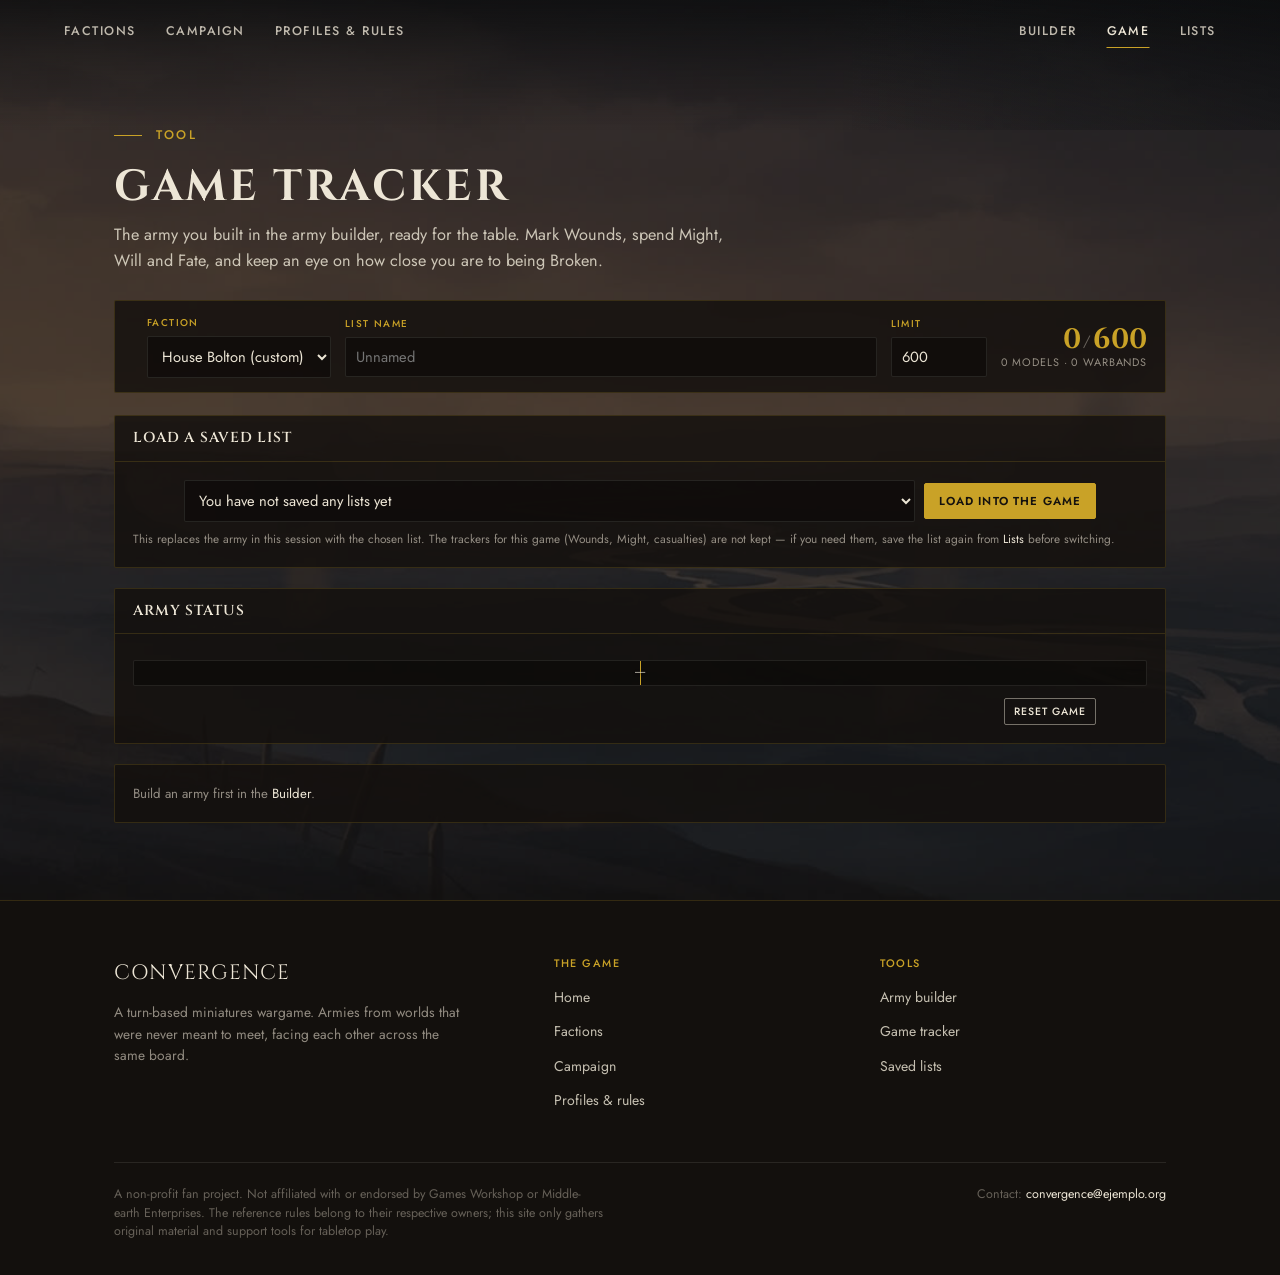
<file: game.html>
<!DOCTYPE html>
<html lang="en">
<head>
<meta charset="utf-8">
<meta name="viewport" content="width=device-width, initial-scale=1">
<title>Game tracker &mdash; CONVERGENCE</title>
<meta name="description" content="Game tracker: Wounds, Might, Will, Fate and the army's Break Point.">
<link rel="preconnect" href="https://fonts.googleapis.com">
<link rel="preconnect" href="https://fonts.gstatic.com" crossorigin>
<link href="https://fonts.googleapis.com/css2?family=Cinzel:wght@600;700&family=Jost:wght@400;500;600&display=swap" rel="stylesheet">
  <link rel="stylesheet" href="assets/css/tokens.css">
  <link rel="stylesheet" href="assets/css/site.css">
  <link rel="stylesheet" href="assets/css/builder.css">
</head>
<body>

  <a class="skip" href="#main">Skip to content</a>

  <div class="cv-nav-scrim-top" aria-hidden="true"></div>
  <div class="cv-nav-scrim-right" aria-hidden="true"></div>

  <nav class="cv-nav is-fixed" id="cv-nav" aria-label="Main">
    <div class="cv-nav-groups">
      <div class="cv-nav-left">
        <a href="factions.html" class="cv-navlink">Factions</a>
        <a href="campaign.html" class="cv-navlink">Campaign</a>
        <a href="profiles.html" class="cv-navlink">Profiles &amp; rules</a>
      </div>

      <div class="cv-nav-right">
        <a href="builder.html" class="cv-navlink">Builder</a>
        <a href="game.html" class="cv-navlink">Game</a>
        <a href="lists.html" class="cv-navlink">Lists</a>
      </div>

      <button class="cv-hamburger cv-hamburger-right" id="cv-hamburger-right"
              aria-label="Tools" aria-expanded="false" aria-controls="cv-menu-right">
        <span></span><span></span><span></span>
      </button>

      <button class="cv-hamburger cv-hamburger-main" id="cv-hamburger-main"
              aria-label="Menu" aria-expanded="false" aria-controls="cv-menu-main">
        <span></span><span></span><span></span>
      </button>
    </div>
  </nav>

  <div class="cv-menu cv-menu-right" id="cv-menu-right">
    <a href="builder.html">Builder</a>
    <a href="game.html">Game</a>
    <a href="lists.html">Lists</a>
  </div>

  <div class="cv-menu cv-menu-main" id="cv-menu-main">
    <a href="index.html">Home</a>
    <a href="factions.html">Factions</a>
    <a href="campaign.html">Campaign</a>
    <a href="profiles.html">Profiles &amp; rules</a>
    <div class="cv-menu-divider" aria-hidden="true"></div>
    <a href="builder.html">Builder</a>
    <a href="game.html">Game</a>
    <a href="lists.html">Lists</a>
  </div>

  <div class="page-bg bg-partida" aria-hidden="true"></div>

  <div class="page">
    <main id="main">
      <div class="wrap">

        <div class="page-head">
          <div class="kicker"><i></i><span>Tool</span></div>
          <h1>Game tracker</h1>
          <p class="lead">The army you built in the army builder, ready for the table. Mark
            Wounds, spend Might, Will and Fate, and keep an eye on how close you are to being
            Broken.</p>
        </div>

        <div class="bld-bar">
          <div class="bld-band" aria-hidden="true"></div>
          <div class="field">
            <label for="selFac">Faction</label>
            <select id="selFac" style="max-width:200px"></select>
          </div>
          <div class="field grow">
            <label for="inName">List name</label>
            <input id="inName" placeholder="Unnamed">
          </div>
          <div class="field">
            <label for="inLimit">Limit</label>
            <input id="inLimit" type="number" min="0" value="600" style="width:96px">
          </div>
          <div class="bld-tot">
            <div class="big"><span id="ptNow">0</span><span class="sep">/</span><span id="ptLim">600</span></div>
            <div class="sub"><span id="mdCount">0</span> models &middot; <span id="wbCount">0</span> warbands</div>
          </div>
        </div>

        <div class="panel">
          <h2>Load a saved list</h2>
          <div class="pbody">
            <div class="row wrap">
              <select id="gameListSelect" class="grow" aria-label="Saved list to load"></select>
              <button class="btn pri" id="btnLoadIntoGame">Load into the game</button>
            </div>
            <div class="tiny muted" style="margin-top:8px">This replaces the army in this
              session with the chosen list. The trackers for this game (Wounds, Might,
              casualties) are not kept &mdash; if you need them, save the list again from
              <a href="lists.html">Lists</a> before switching.</div>
          </div>
        </div>

        <div class="panel">
          <h2>Army status</h2>
          <div class="pbody">
            <div class="breakbar">
              <div class="breakfill" id="brkFill"></div>
              <div class="breakmark" aria-hidden="true"></div>
              <div class="breaktxt" id="brkTxt"></div>
            </div>
            <div class="row wrap small">
              <div class="grow" id="brkInfo"></div>
              <button class="btn sm" id="btnReset">Reset game</button>
            </div>
          </div>
        </div>

        <div id="gameBody"></div>

      </div>
    </main>
  </div>

  <footer class="site-footer">
    <div class="wrap">
      <div class="foot-grid">
        <div class="foot-brand">
          <span class="brand">Convergence</span>
          <p>A turn-based miniatures wargame. Armies from worlds that were never meant to
             meet, facing each other across the same board.</p>
        </div>
        <div class="foot-col">
          <h4>The game</h4>
          <ul>
            <li><a href="index.html">Home</a></li>
            <li><a href="factions.html">Factions</a></li>
            <li><a href="campaign.html">Campaign</a></li>
            <li><a href="profiles.html">Profiles &amp; rules</a></li>
          </ul>
        </div>
        <div class="foot-col">
          <h4>Tools</h4>
          <ul>
            <li><a href="builder.html">Army builder</a></li>
            <li><a href="game.html">Game tracker</a></li>
            <li><a href="lists.html">Saved lists</a></li>
          </ul>
        </div>
      </div>
      <div class="foot-legal">
        <p>A non-profit fan project. Not affiliated with or endorsed by Games Workshop or
           Middle-earth Enterprises. The reference rules belong to their respective owners;
           this site only gathers original material and support tools for tabletop play.</p>
        <p>Contact: <a href="mailto:convergence@ejemplo.org">convergence@ejemplo.org</a></p>
      </div>
    </div>
  </footer>

  <script src="assets/js/data.js"></script>
  <script src="assets/js/builder.js"></script>
  <script src="assets/js/nav.js"></script>
</body>
</html>
</file>
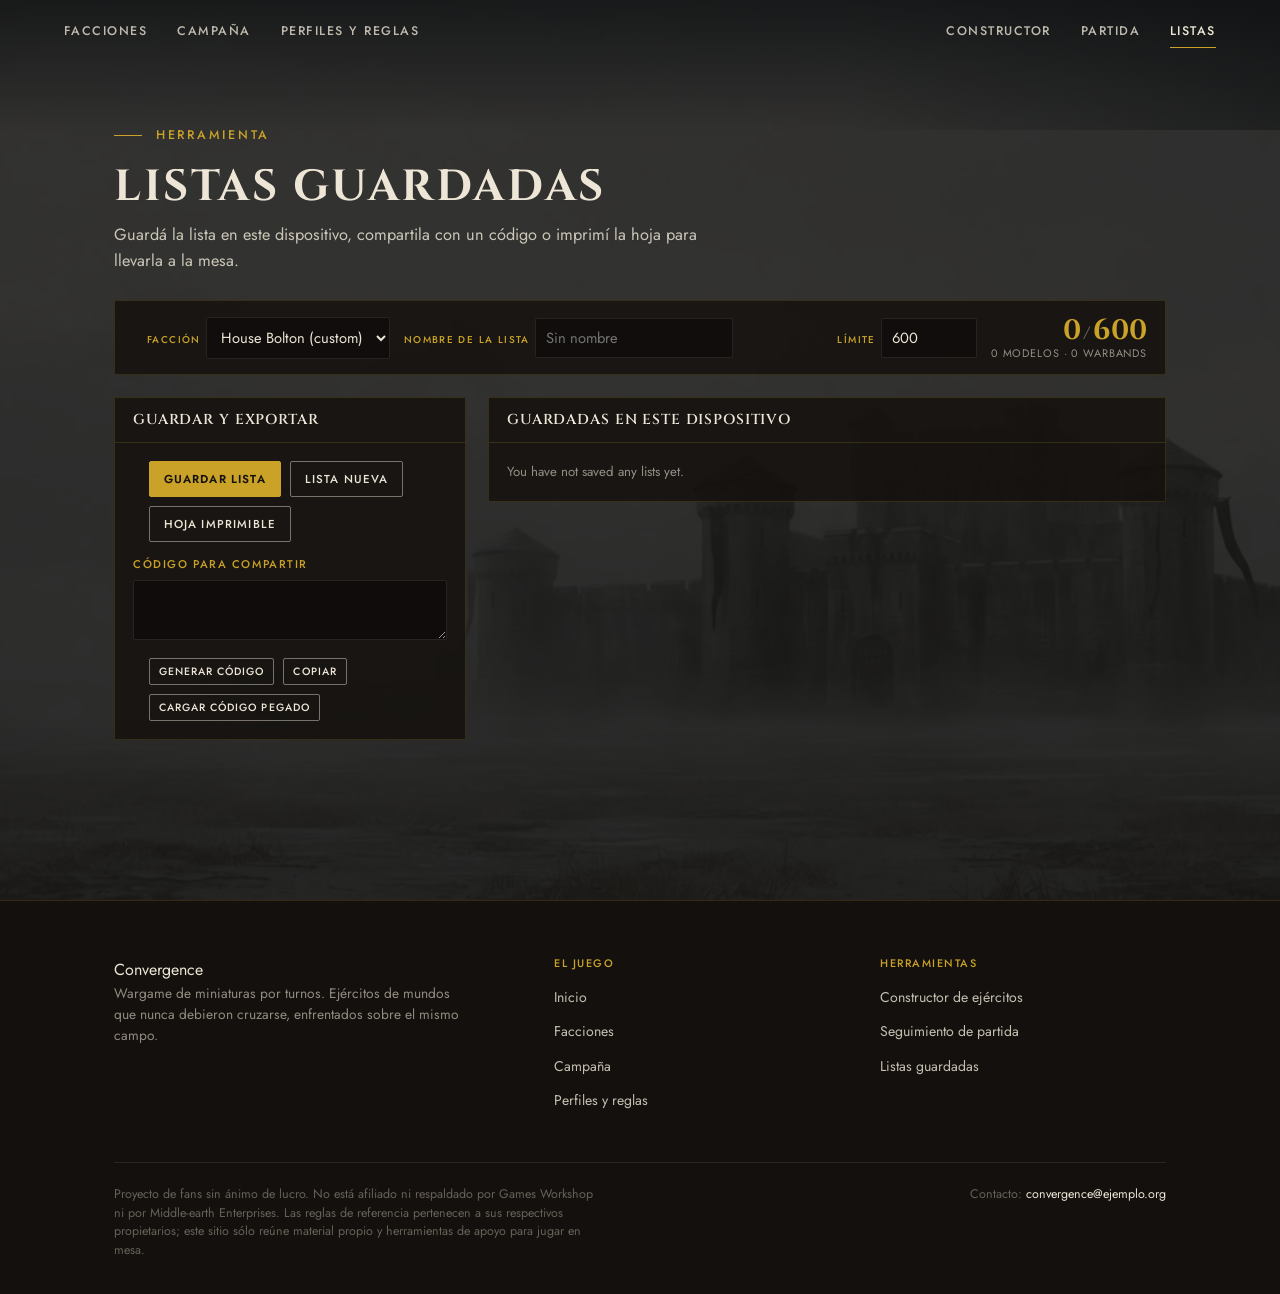
<file: listas.html>
<!DOCTYPE html>
<html lang="es">
<head>
<meta charset="utf-8">
<meta name="viewport" content="width=device-width, initial-scale=1">
<title>Listas guardadas &mdash; CONVERGENCE</title>
<meta name="description" content="Guard&aacute;, compart&iacute; e imprim&iacute; tus listas de ej&eacute;rcito de Convergence.">
<link rel="preconnect" href="https://fonts.googleapis.com">
<link rel="preconnect" href="https://fonts.gstatic.com" crossorigin>
<link href="https://fonts.googleapis.com/css2?family=Cinzel:wght@600;700&family=Jost:wght@400;500;600&display=swap" rel="stylesheet">
  <link rel="stylesheet" href="assets/css/tokens.css">
  <link rel="stylesheet" href="assets/css/site.css">
  <link rel="stylesheet" href="assets/css/builder.css">
</head>
<body>

  <a class="skip" href="#main">Saltar al contenido</a>

  <div class="cv-nav-scrim-top" aria-hidden="true"></div>
  <div class="cv-nav-scrim-right" aria-hidden="true"></div>

  <nav class="cv-nav is-fixed" id="cv-nav" aria-label="Principal">
    <div class="cv-nav-groups">
      <div class="cv-nav-left">
        <a href="facciones.html" class="cv-navlink">Facciones</a>
        <a href="campana.html" class="cv-navlink">Campa&ntilde;a</a>
        <a href="perfiles.html" class="cv-navlink">Perfiles y reglas</a>
      </div>

      <div class="cv-nav-right">
        <a href="constructor.html" class="cv-navlink">Constructor</a>
        <a href="partida.html" class="cv-navlink">Partida</a>
        <a href="listas.html" class="cv-navlink">Listas</a>
      </div>

      <button class="cv-hamburger cv-hamburger-right" id="cv-hamburger-right"
              aria-label="Herramientas" aria-expanded="false" aria-controls="cv-menu-right">
        <span></span><span></span><span></span>
      </button>

      <button class="cv-hamburger cv-hamburger-main" id="cv-hamburger-main"
              aria-label="Men&uacute;" aria-expanded="false" aria-controls="cv-menu-main">
        <span></span><span></span><span></span>
      </button>
    </div>
  </nav>

  <div class="cv-menu cv-menu-right" id="cv-menu-right">
    <a href="constructor.html">Constructor</a>
    <a href="partida.html">Partida</a>
    <a href="listas.html">Listas</a>
  </div>

  <div class="cv-menu cv-menu-main" id="cv-menu-main">
    <a href="index.html">Inicio</a>
    <a href="facciones.html">Facciones</a>
    <a href="campana.html">Campa&ntilde;a</a>
    <a href="perfiles.html">Perfiles y reglas</a>
    <div class="cv-menu-divider" aria-hidden="true"></div>
    <a href="constructor.html">Constructor</a>
    <a href="partida.html">Partida</a>
    <a href="listas.html">Listas</a>
  </div>

  <div class="page-bg bg-listas" aria-hidden="true"></div>

  <div class="page">
    <main id="main">
      <div class="wrap">

        <div class="page-head">
          <div class="kicker"><i></i><span>Herramienta</span></div>
          <h1>Listas guardadas</h1>
          <p class="lead">Guard&aacute; la lista en este dispositivo, compartila con un
            c&oacute;digo o imprim&iacute; la hoja para llevarla a la mesa.</p>
        </div>

        <div class="bld-bar">
          <div class="bld-band" aria-hidden="true"></div>
          <div class="campo">
            <label for="selFac">Facci&oacute;n</label>
            <select id="selFac" style="max-width:200px"></select>
          </div>
          <div class="campo grow">
            <label for="inName">Nombre de la lista</label>
            <input id="inName" placeholder="Sin nombre">
          </div>
          <div class="campo">
            <label for="inLimit">L&iacute;mite</label>
            <input id="inLimit" type="number" min="0" value="600" style="width:96px">
          </div>
          <div class="bld-tot">
            <div class="big"><span id="ptNow">0</span><span class="sep">/</span><span id="ptLim">600</span></div>
            <div class="sub"><span id="mdCount">0</span> modelos &middot; <span id="wbCount">0</span> warbands</div>
          </div>
        </div>

        <div class="cols">
          <div>
            <div class="panel">
              <h2>Guardar y exportar</h2>
              <div class="pbody">
                <div class="row wrap" style="margin-bottom:14px">
                  <button class="btn pri" id="btnSave">Guardar lista</button>
                  <button class="btn" id="btnNew">Lista nueva</button>
                  <button class="btn" id="btnPrint">Hoja imprimible</button>
                </div>
                <label class="lb" for="txtCode" style="display:block;margin-bottom:6px">C&oacute;digo para compartir</label>
                <textarea id="txtCode" rows="3"></textarea>
                <div class="row wrap" style="margin-top:10px">
                  <button class="btn sm" id="btnGenCode">Generar c&oacute;digo</button>
                  <button class="btn sm" id="btnCopyCode">Copiar</button>
                  <button class="btn sm" id="btnLoadCode">Cargar c&oacute;digo pegado</button>
                </div>
              </div>
            </div>
          </div>
          <div>
            <div class="panel">
              <h2>Guardadas en este dispositivo</h2>
              <div class="pbody" id="savedList"></div>
            </div>
          </div>
        </div>

      </div>
    </main>
  </div>

  <div id="print"></div>

  <footer class="site-footer">
    <div class="wrap">
      <div class="foot-grid">
        <div class="foot-brand">
          <span class="marca">Convergence</span>
          <p>Wargame de miniaturas por turnos. Ej&eacute;rcitos de mundos que nunca
             debieron cruzarse, enfrentados sobre el mismo campo.</p>
        </div>
        <div class="foot-col">
          <h4>El juego</h4>
          <ul>
            <li><a href="index.html">Inicio</a></li>
            <li><a href="facciones.html">Facciones</a></li>
            <li><a href="campana.html">Campa&ntilde;a</a></li>
            <li><a href="perfiles.html">Perfiles y reglas</a></li>
          </ul>
        </div>
        <div class="foot-col">
          <h4>Herramientas</h4>
          <ul>
            <li><a href="constructor.html">Constructor de ej&eacute;rcitos</a></li>
            <li><a href="partida.html">Seguimiento de partida</a></li>
            <li><a href="listas.html">Listas guardadas</a></li>
          </ul>
        </div>
      </div>
      <div class="foot-legal">
        <p>Proyecto de fans sin &aacute;nimo de lucro. No est&aacute; afiliado ni respaldado por
           Games Workshop ni por Middle-earth Enterprises. Las reglas de referencia pertenecen
           a sus respectivos propietarios; este sitio s&oacute;lo re&uacute;ne material propio y
           herramientas de apoyo para jugar en mesa.</p>
        <p>Contacto: <a href="mailto:convergence@ejemplo.org">convergence@ejemplo.org</a></p>
      </div>
    </div>
  </footer>

  <script src="assets/js/data.js"></script>
  <script src="assets/js/builder.js"></script>
  <script src="assets/js/nav.js"></script>
</body>
</html>
</file>
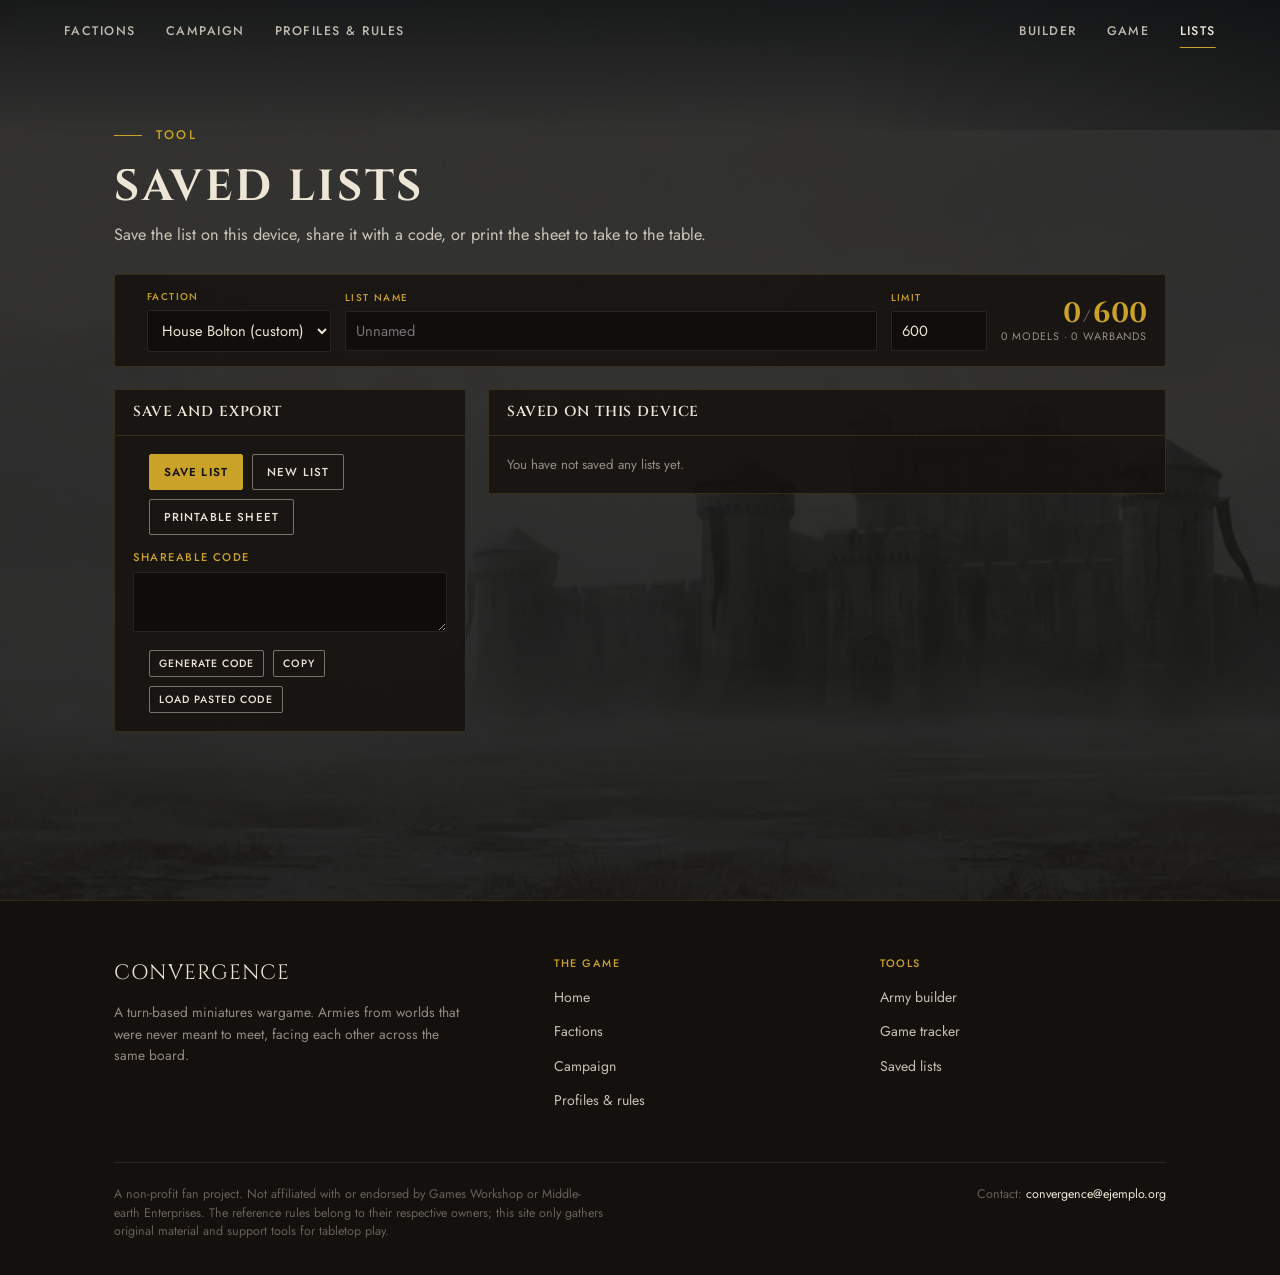
<file: lists.html>
<!DOCTYPE html>
<html lang="en">
<head>
<meta charset="utf-8">
<meta name="viewport" content="width=device-width, initial-scale=1">
<title>Saved lists &mdash; CONVERGENCE</title>
<meta name="description" content="Save, share and print your Convergence army lists.">
<link rel="preconnect" href="https://fonts.googleapis.com">
<link rel="preconnect" href="https://fonts.gstatic.com" crossorigin>
<link href="https://fonts.googleapis.com/css2?family=Cinzel:wght@600;700&family=Jost:wght@400;500;600&display=swap" rel="stylesheet">
  <link rel="stylesheet" href="assets/css/tokens.css">
  <link rel="stylesheet" href="assets/css/site.css">
  <link rel="stylesheet" href="assets/css/builder.css">
</head>
<body>

  <a class="skip" href="#main">Skip to content</a>

  <div class="cv-nav-scrim-top" aria-hidden="true"></div>
  <div class="cv-nav-scrim-right" aria-hidden="true"></div>

  <nav class="cv-nav is-fixed" id="cv-nav" aria-label="Main">
    <div class="cv-nav-groups">
      <div class="cv-nav-left">
        <a href="factions.html" class="cv-navlink">Factions</a>
        <a href="campaign.html" class="cv-navlink">Campaign</a>
        <a href="profiles.html" class="cv-navlink">Profiles &amp; rules</a>
      </div>

      <div class="cv-nav-right">
        <a href="builder.html" class="cv-navlink">Builder</a>
        <a href="game.html" class="cv-navlink">Game</a>
        <a href="lists.html" class="cv-navlink">Lists</a>
      </div>

      <button class="cv-hamburger cv-hamburger-right" id="cv-hamburger-right"
              aria-label="Tools" aria-expanded="false" aria-controls="cv-menu-right">
        <span></span><span></span><span></span>
      </button>

      <button class="cv-hamburger cv-hamburger-main" id="cv-hamburger-main"
              aria-label="Menu" aria-expanded="false" aria-controls="cv-menu-main">
        <span></span><span></span><span></span>
      </button>
    </div>
  </nav>

  <div class="cv-menu cv-menu-right" id="cv-menu-right">
    <a href="builder.html">Builder</a>
    <a href="game.html">Game</a>
    <a href="lists.html">Lists</a>
  </div>

  <div class="cv-menu cv-menu-main" id="cv-menu-main">
    <a href="index.html">Home</a>
    <a href="factions.html">Factions</a>
    <a href="campaign.html">Campaign</a>
    <a href="profiles.html">Profiles &amp; rules</a>
    <div class="cv-menu-divider" aria-hidden="true"></div>
    <a href="builder.html">Builder</a>
    <a href="game.html">Game</a>
    <a href="lists.html">Lists</a>
  </div>

  <div class="page-bg bg-listas" aria-hidden="true"></div>

  <div class="page">
    <main id="main">
      <div class="wrap">

        <div class="page-head">
          <div class="kicker"><i></i><span>Tool</span></div>
          <h1>Saved lists</h1>
          <p class="lead">Save the list on this device, share it with a code, or print the sheet
            to take to the table.</p>
        </div>

        <div class="bld-bar">
          <div class="bld-band" aria-hidden="true"></div>
          <div class="field">
            <label for="selFac">Faction</label>
            <select id="selFac" style="max-width:200px"></select>
          </div>
          <div class="field grow">
            <label for="inName">List name</label>
            <input id="inName" placeholder="Unnamed">
          </div>
          <div class="field">
            <label for="inLimit">Limit</label>
            <input id="inLimit" type="number" min="0" value="600" style="width:96px">
          </div>
          <div class="bld-tot">
            <div class="big"><span id="ptNow">0</span><span class="sep">/</span><span id="ptLim">600</span></div>
            <div class="sub"><span id="mdCount">0</span> models &middot; <span id="wbCount">0</span> warbands</div>
          </div>
        </div>

        <div class="cols">
          <div>
            <div class="panel">
              <h2>Save and export</h2>
              <div class="pbody">
                <div class="row wrap" style="margin-bottom:14px">
                  <button class="btn pri" id="btnSave">Save list</button>
                  <button class="btn" id="btnNew">New list</button>
                  <button class="btn" id="btnPrint">Printable sheet</button>
                </div>
                <label class="lb" for="txtCode" style="display:block;margin-bottom:6px">Shareable code</label>
                <textarea id="txtCode" rows="3"></textarea>
                <div class="row wrap" style="margin-top:10px">
                  <button class="btn sm" id="btnGenCode">Generate code</button>
                  <button class="btn sm" id="btnCopyCode">Copy</button>
                  <button class="btn sm" id="btnLoadCode">Load pasted code</button>
                </div>
              </div>
            </div>
          </div>
          <div>
            <div class="panel">
              <h2>Saved on this device</h2>
              <div class="pbody" id="savedList"></div>
            </div>
          </div>
        </div>

      </div>
    </main>
  </div>

  <div id="print"></div>

  <footer class="site-footer">
    <div class="wrap">
      <div class="foot-grid">
        <div class="foot-brand">
          <span class="brand">Convergence</span>
          <p>A turn-based miniatures wargame. Armies from worlds that were never meant to
             meet, facing each other across the same board.</p>
        </div>
        <div class="foot-col">
          <h4>The game</h4>
          <ul>
            <li><a href="index.html">Home</a></li>
            <li><a href="factions.html">Factions</a></li>
            <li><a href="campaign.html">Campaign</a></li>
            <li><a href="profiles.html">Profiles &amp; rules</a></li>
          </ul>
        </div>
        <div class="foot-col">
          <h4>Tools</h4>
          <ul>
            <li><a href="builder.html">Army builder</a></li>
            <li><a href="game.html">Game tracker</a></li>
            <li><a href="lists.html">Saved lists</a></li>
          </ul>
        </div>
      </div>
      <div class="foot-legal">
        <p>A non-profit fan project. Not affiliated with or endorsed by Games Workshop or
           Middle-earth Enterprises. The reference rules belong to their respective owners;
           this site only gathers original material and support tools for tabletop play.</p>
        <p>Contact: <a href="mailto:convergence@ejemplo.org">convergence@ejemplo.org</a></p>
      </div>
    </div>
  </footer>

  <script src="assets/js/data.js"></script>
  <script src="assets/js/builder.js"></script>
  <script src="assets/js/nav.js"></script>
</body>
</html>
</file>
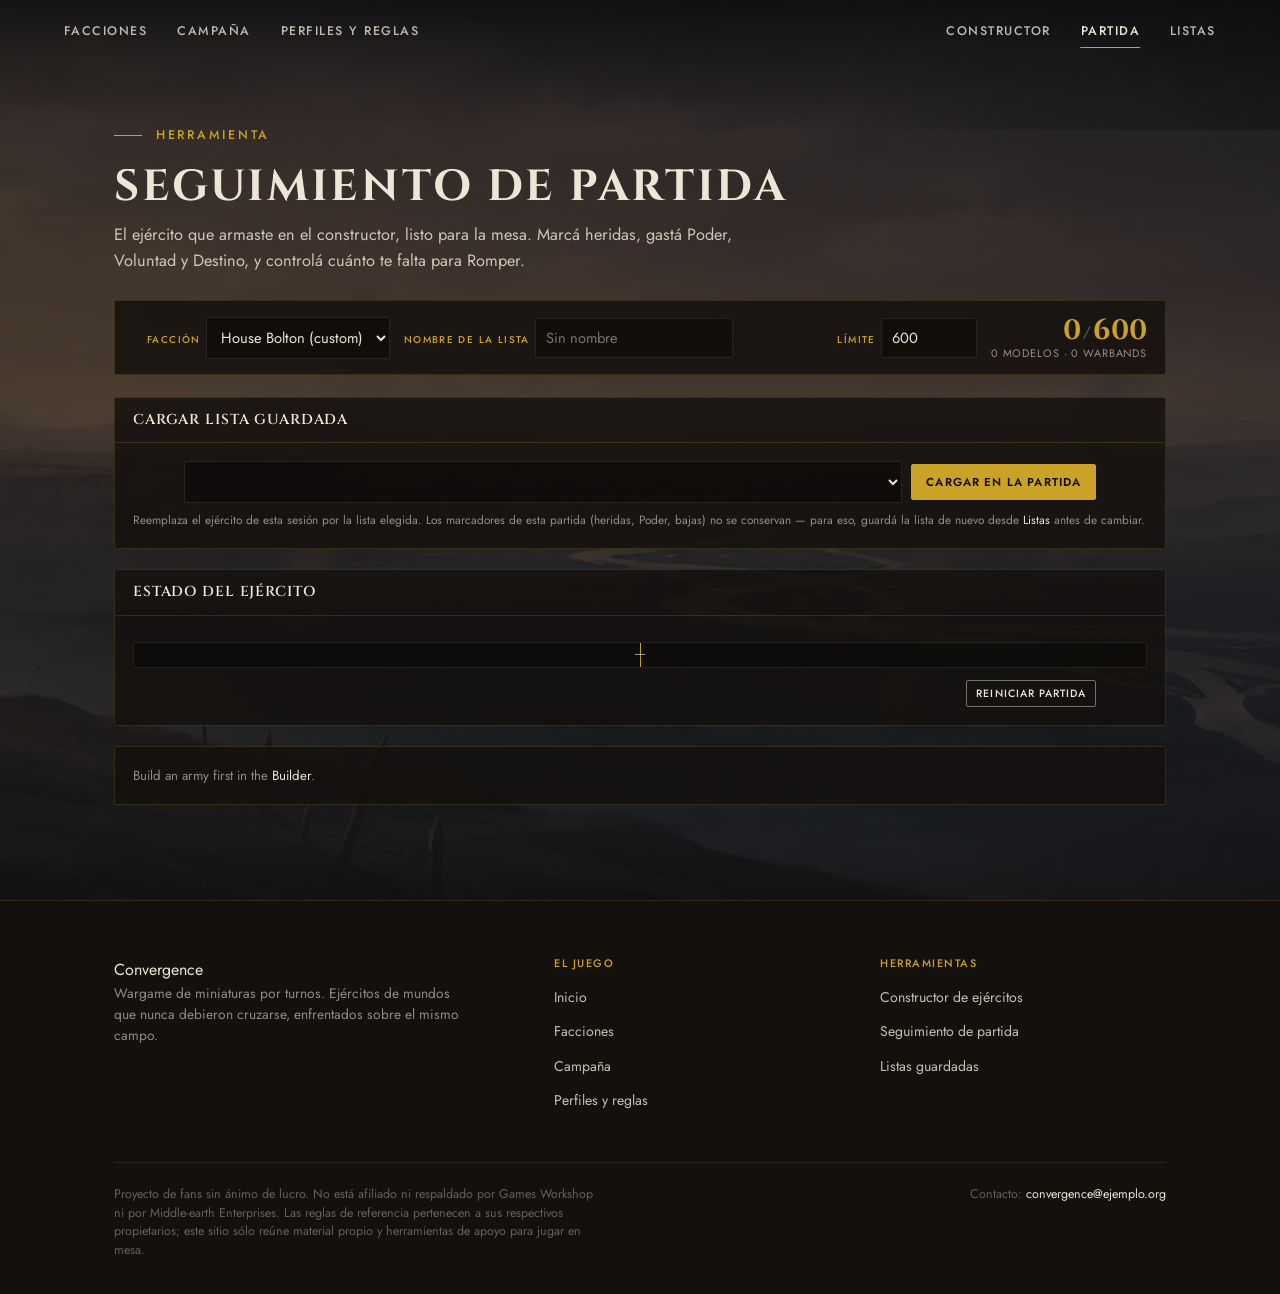
<file: partida.html>
<!DOCTYPE html>
<html lang="es">
<head>
<meta charset="utf-8">
<meta name="viewport" content="width=device-width, initial-scale=1">
<title>Partida &mdash; CONVERGENCE</title>
<meta name="description" content="Seguimiento de partida: heridas, Poder, Voluntad, Destino y punto de rotura del ej&eacute;rcito.">
<link rel="preconnect" href="https://fonts.googleapis.com">
<link rel="preconnect" href="https://fonts.gstatic.com" crossorigin>
<link href="https://fonts.googleapis.com/css2?family=Cinzel:wght@600;700&family=Jost:wght@400;500;600&display=swap" rel="stylesheet">
  <link rel="stylesheet" href="assets/css/tokens.css">
  <link rel="stylesheet" href="assets/css/site.css">
  <link rel="stylesheet" href="assets/css/builder.css">
</head>
<body>

  <a class="skip" href="#main">Saltar al contenido</a>

  <div class="cv-nav-scrim-top" aria-hidden="true"></div>
  <div class="cv-nav-scrim-right" aria-hidden="true"></div>

  <nav class="cv-nav is-fixed" id="cv-nav" aria-label="Principal">
    <div class="cv-nav-groups">
      <div class="cv-nav-left">
        <a href="facciones.html" class="cv-navlink">Facciones</a>
        <a href="campana.html" class="cv-navlink">Campa&ntilde;a</a>
        <a href="perfiles.html" class="cv-navlink">Perfiles y reglas</a>
      </div>

      <div class="cv-nav-right">
        <a href="constructor.html" class="cv-navlink">Constructor</a>
        <a href="partida.html" class="cv-navlink">Partida</a>
        <a href="listas.html" class="cv-navlink">Listas</a>
      </div>

      <button class="cv-hamburger cv-hamburger-right" id="cv-hamburger-right"
              aria-label="Herramientas" aria-expanded="false" aria-controls="cv-menu-right">
        <span></span><span></span><span></span>
      </button>

      <button class="cv-hamburger cv-hamburger-main" id="cv-hamburger-main"
              aria-label="Men&uacute;" aria-expanded="false" aria-controls="cv-menu-main">
        <span></span><span></span><span></span>
      </button>
    </div>
  </nav>

  <div class="cv-menu cv-menu-right" id="cv-menu-right">
    <a href="constructor.html">Constructor</a>
    <a href="partida.html">Partida</a>
    <a href="listas.html">Listas</a>
  </div>

  <div class="cv-menu cv-menu-main" id="cv-menu-main">
    <a href="index.html">Inicio</a>
    <a href="facciones.html">Facciones</a>
    <a href="campana.html">Campa&ntilde;a</a>
    <a href="perfiles.html">Perfiles y reglas</a>
    <div class="cv-menu-divider" aria-hidden="true"></div>
    <a href="constructor.html">Constructor</a>
    <a href="partida.html">Partida</a>
    <a href="listas.html">Listas</a>
  </div>

  <div class="page-bg bg-partida" aria-hidden="true"></div>

  <div class="page">
    <main id="main">
      <div class="wrap">

        <div class="page-head">
          <div class="kicker"><i></i><span>Herramienta</span></div>
          <h1>Seguimiento de partida</h1>
          <p class="lead">El ej&eacute;rcito que armaste en el constructor, listo para la mesa.
            Marc&aacute; heridas, gast&aacute; Poder, Voluntad y Destino, y control&aacute;
            cu&aacute;nto te falta para Romper.</p>
        </div>

        <div class="bld-bar">
          <div class="bld-band" aria-hidden="true"></div>
          <div class="campo">
            <label for="selFac">Facci&oacute;n</label>
            <select id="selFac" style="max-width:200px"></select>
          </div>
          <div class="campo grow">
            <label for="inName">Nombre de la lista</label>
            <input id="inName" placeholder="Sin nombre">
          </div>
          <div class="campo">
            <label for="inLimit">L&iacute;mite</label>
            <input id="inLimit" type="number" min="0" value="600" style="width:96px">
          </div>
          <div class="bld-tot">
            <div class="big"><span id="ptNow">0</span><span class="sep">/</span><span id="ptLim">600</span></div>
            <div class="sub"><span id="mdCount">0</span> modelos &middot; <span id="wbCount">0</span> warbands</div>
          </div>
        </div>

        <div class="panel">
          <h2>Cargar lista guardada</h2>
          <div class="pbody">
            <div class="row wrap">
              <select id="selListaPartida" class="grow" aria-label="Lista guardada a cargar"></select>
              <button class="btn pri" id="btnCargarPartida">Cargar en la partida</button>
            </div>
            <div class="tiny muted" style="margin-top:8px">Reemplaza el ej&eacute;rcito de esta
              sesi&oacute;n por la lista elegida. Los marcadores de esta partida (heridas, Poder,
              bajas) no se conservan &mdash; para eso, guard&aacute; la lista de nuevo desde
              <a href="listas.html">Listas</a> antes de cambiar.</div>
          </div>
        </div>

        <div class="panel">
          <h2>Estado del ej&eacute;rcito</h2>
          <div class="pbody">
            <div class="breakbar">
              <div class="breakfill" id="brkFill"></div>
              <div class="breakmark" aria-hidden="true"></div>
              <div class="breaktxt" id="brkTxt"></div>
            </div>
            <div class="row wrap small">
              <div class="grow" id="brkInfo"></div>
              <button class="btn sm" id="btnReset">Reiniciar partida</button>
            </div>
          </div>
        </div>

        <div id="gameBody"></div>

      </div>
    </main>
  </div>

  <footer class="site-footer">
    <div class="wrap">
      <div class="foot-grid">
        <div class="foot-brand">
          <span class="marca">Convergence</span>
          <p>Wargame de miniaturas por turnos. Ej&eacute;rcitos de mundos que nunca
             debieron cruzarse, enfrentados sobre el mismo campo.</p>
        </div>
        <div class="foot-col">
          <h4>El juego</h4>
          <ul>
            <li><a href="index.html">Inicio</a></li>
            <li><a href="facciones.html">Facciones</a></li>
            <li><a href="campana.html">Campa&ntilde;a</a></li>
            <li><a href="perfiles.html">Perfiles y reglas</a></li>
          </ul>
        </div>
        <div class="foot-col">
          <h4>Herramientas</h4>
          <ul>
            <li><a href="constructor.html">Constructor de ej&eacute;rcitos</a></li>
            <li><a href="partida.html">Seguimiento de partida</a></li>
            <li><a href="listas.html">Listas guardadas</a></li>
          </ul>
        </div>
      </div>
      <div class="foot-legal">
        <p>Proyecto de fans sin &aacute;nimo de lucro. No est&aacute; afiliado ni respaldado por
           Games Workshop ni por Middle-earth Enterprises. Las reglas de referencia pertenecen
           a sus respectivos propietarios; este sitio s&oacute;lo re&uacute;ne material propio y
           herramientas de apoyo para jugar en mesa.</p>
        <p>Contacto: <a href="mailto:convergence@ejemplo.org">convergence@ejemplo.org</a></p>
      </div>
    </div>
  </footer>

  <script src="assets/js/data.js"></script>
  <script src="assets/js/builder.js"></script>
  <script src="assets/js/nav.js"></script>
</body>
</html>
</file>
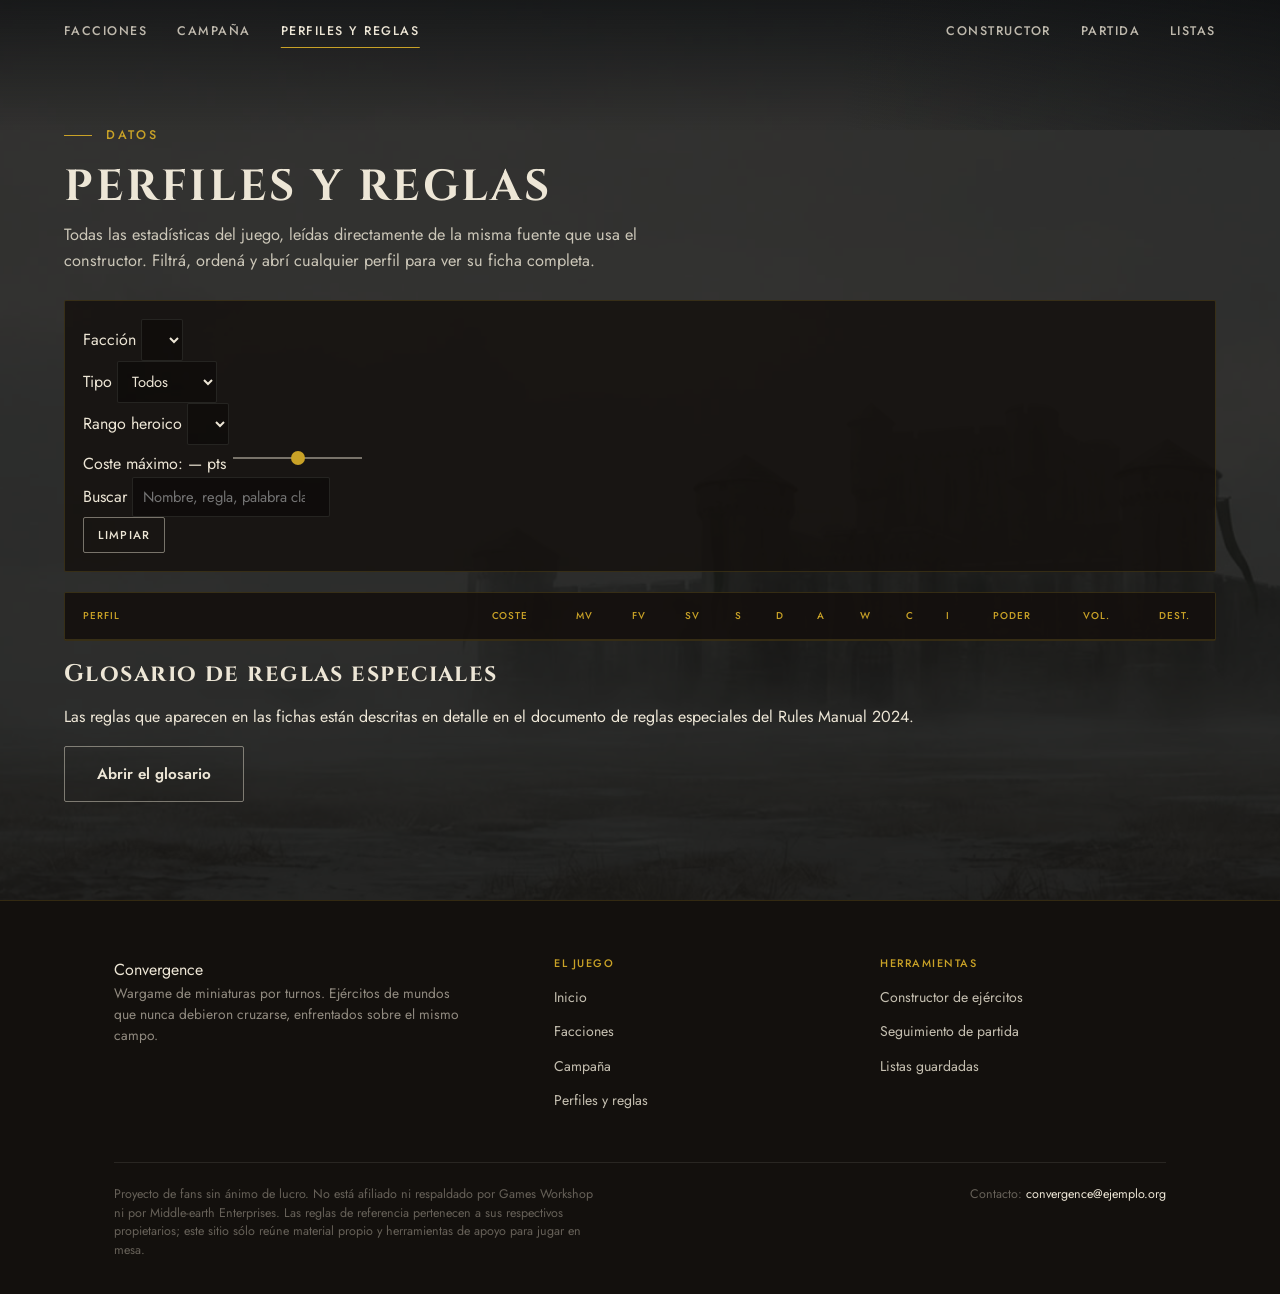
<file: perfiles.html>
<!DOCTYPE html>
<html lang="es">
<head>
<meta charset="utf-8">
<meta name="viewport" content="width=device-width, initial-scale=1">
<title>Perfiles y reglas &mdash; CONVERGENCE</title>
<meta name="description" content="Todas las estad&iacute;sticas, reglas especiales y opciones de los perfiles de Convergence, con buscador y filtros.">
<link rel="preconnect" href="https://fonts.googleapis.com">
<link rel="preconnect" href="https://fonts.gstatic.com" crossorigin>
<link href="https://fonts.googleapis.com/css2?family=Cinzel:wght@600;700&family=Jost:wght@400;500;600&display=swap" rel="stylesheet">
  <link rel="stylesheet" href="assets/css/tokens.css">
  <link rel="stylesheet" href="assets/css/site.css">
  <link rel="stylesheet" href="assets/css/builder.css">
  <link rel="stylesheet" href="assets/css/paginas.css">
</head>
<body>

  <a class="skip" href="#main">Saltar al contenido</a>

  <div class="cv-nav-scrim-top" aria-hidden="true"></div>
  <div class="cv-nav-scrim-right" aria-hidden="true"></div>

  <nav class="cv-nav is-fixed" id="cv-nav" aria-label="Principal">
    <div class="cv-nav-groups">
      <div class="cv-nav-left">
        <a href="facciones.html" class="cv-navlink">Facciones</a>
        <a href="campana.html" class="cv-navlink">Campa&ntilde;a</a>
        <a href="perfiles.html" class="cv-navlink">Perfiles y reglas</a>
      </div>

      <div class="cv-nav-right">
        <a href="constructor.html" class="cv-navlink">Constructor</a>
        <a href="partida.html" class="cv-navlink">Partida</a>
        <a href="listas.html" class="cv-navlink">Listas</a>
      </div>

      <button class="cv-hamburger cv-hamburger-right" id="cv-hamburger-right"
              aria-label="Herramientas" aria-expanded="false" aria-controls="cv-menu-right">
        <span></span><span></span><span></span>
      </button>

      <button class="cv-hamburger cv-hamburger-main" id="cv-hamburger-main"
              aria-label="Men&uacute;" aria-expanded="false" aria-controls="cv-menu-main">
        <span></span><span></span><span></span>
      </button>
    </div>
  </nav>

  <div class="cv-menu cv-menu-right" id="cv-menu-right">
    <a href="constructor.html">Constructor</a>
    <a href="partida.html">Partida</a>
    <a href="listas.html">Listas</a>
  </div>

  <div class="cv-menu cv-menu-main" id="cv-menu-main">
    <a href="index.html">Inicio</a>
    <a href="facciones.html">Facciones</a>
    <a href="campana.html">Campa&ntilde;a</a>
    <a href="perfiles.html">Perfiles y reglas</a>
    <div class="cv-menu-divider" aria-hidden="true"></div>
    <a href="constructor.html">Constructor</a>
    <a href="partida.html">Partida</a>
    <a href="listas.html">Listas</a>
  </div>

  <div class="page-bg bg-listas" aria-hidden="true"></div>

  <div class="page">
    <main id="main">
      <div class="wrap-wide">

        <div class="page-head">
          <div class="kicker"><i></i><span>Datos</span></div>
          <h1>Perfiles y reglas</h1>
          <p class="lead">Todas las estad&iacute;sticas del juego, le&iacute;das directamente de
            la misma fuente que usa el constructor. Filtr&aacute;, orden&aacute; y abr&iacute;
            cualquier perfil para ver su ficha completa.</p>
        </div>

        <div class="panel filtros">
          <div class="pbody">
            <div class="filtro-grid">
              <div class="campo">
                <label for="fFac">Facci&oacute;n</label>
                <select id="fFac"></select>
              </div>
              <div class="campo">
                <label for="fTipo">Tipo</label>
                <select id="fTipo">
                  <option value="">Todos</option>
                  <option value="hero">H&eacute;roes</option>
                  <option value="war">Tropas</option>
                  <option value="mount">Monturas</option>
                </select>
              </div>
              <div class="campo">
                <label for="fTier">Rango heroico</label>
                <select id="fTier"></select>
              </div>
              <div class="campo">
                <label for="fCoste">Coste m&aacute;ximo: <span id="fCosteVal">&mdash;</span> pts</label>
                <input type="range" id="fCoste" min="0" max="200" step="1">
              </div>
              <div class="campo campo-busq">
                <label for="fBusq">Buscar</label>
                <input type="search" id="fBusq" placeholder="Nombre, regla, palabra clave&hellip;">
              </div>
              <div class="campo campo-reset">
                <button class="btn" id="fReset">Limpiar</button>
              </div>
            </div>
            <div class="filtro-info" id="fInfo"></div>
          </div>
        </div>

        <div class="panel">
          <div class="tabla-scroll">
            <table class="perfiles" id="tablaPerfiles">
              <thead>
                <tr>
                  <th class="col-nm" data-sort="name">Perfil</th>
                  <th data-sort="cost">Coste</th>
                  <th data-sort="mv" title="Movimiento">Mv</th>
                  <th data-sort="fv" title="Valor de Combate">Fv</th>
                  <th data-sort="sv" title="Valor de Disparo">Sv</th>
                  <th data-sort="s" title="Fuerza">S</th>
                  <th data-sort="d" title="Defensa">D</th>
                  <th data-sort="a" title="Ataques">A</th>
                  <th data-sort="w" title="Heridas">W</th>
                  <th data-sort="c" title="Coraje">C</th>
                  <th data-sort="i" title="Intuici&oacute;n">I</th>
                  <th data-sort="might" title="Poder">Poder</th>
                  <th data-sort="will" title="Voluntad">Vol.</th>
                  <th data-sort="fate" title="Destino">Dest.</th>
                </tr>
              </thead>
              <tbody id="cuerpoPerfiles"></tbody>
            </table>
          </div>
        </div>

        <div class="glosario">
          <div>
            <h2>Glosario de reglas especiales</h2>
            <p>Las reglas que aparecen en las fichas est&aacute;n descritas en detalle en el
              documento de reglas especiales del Rules Manual 2024.</p>
          </div>
          <a class="btn-sec" href="../Reglas/Reglas_Especiales_MESBG_2024.md">Abrir el glosario</a>
        </div>

      </div>
    </main>
  </div>

  <!-- Ficha completa -->
  <div class="ficha-fondo" id="fichaFondo" hidden>
    <div class="ficha" id="ficha" role="dialog" aria-modal="true" aria-labelledby="fichaTitulo">
      <button class="ficha-cerrar" id="fichaCerrar" aria-label="Cerrar ficha">&times;</button>
      <div class="ficha-cuerpo" id="fichaCuerpo"></div>
    </div>
  </div>

  <footer class="site-footer">
    <div class="wrap">
      <div class="foot-grid">
        <div class="foot-brand">
          <span class="marca">Convergence</span>
          <p>Wargame de miniaturas por turnos. Ej&eacute;rcitos de mundos que nunca
             debieron cruzarse, enfrentados sobre el mismo campo.</p>
        </div>
        <div class="foot-col">
          <h4>El juego</h4>
          <ul>
            <li><a href="index.html">Inicio</a></li>
            <li><a href="facciones.html">Facciones</a></li>
            <li><a href="campana.html">Campa&ntilde;a</a></li>
            <li><a href="perfiles.html">Perfiles y reglas</a></li>
          </ul>
        </div>
        <div class="foot-col">
          <h4>Herramientas</h4>
          <ul>
            <li><a href="constructor.html">Constructor de ej&eacute;rcitos</a></li>
            <li><a href="partida.html">Seguimiento de partida</a></li>
            <li><a href="listas.html">Listas guardadas</a></li>
          </ul>
        </div>
      </div>
      <div class="foot-legal">
        <p>Proyecto de fans sin &aacute;nimo de lucro. No est&aacute; afiliado ni respaldado por
           Games Workshop ni por Middle-earth Enterprises. Las reglas de referencia pertenecen
           a sus respectivos propietarios; este sitio s&oacute;lo re&uacute;ne material propio y
           herramientas de apoyo para jugar en mesa.</p>
        <p>Contacto: <a href="mailto:convergence@ejemplo.org">convergence@ejemplo.org</a></p>
      </div>
    </div>
  </footer>

  <script src="assets/js/data.js"></script>
  <script src="assets/js/perfiles.js"></script>
  <script src="assets/js/nav.js"></script>
</body>
</html>
</file>
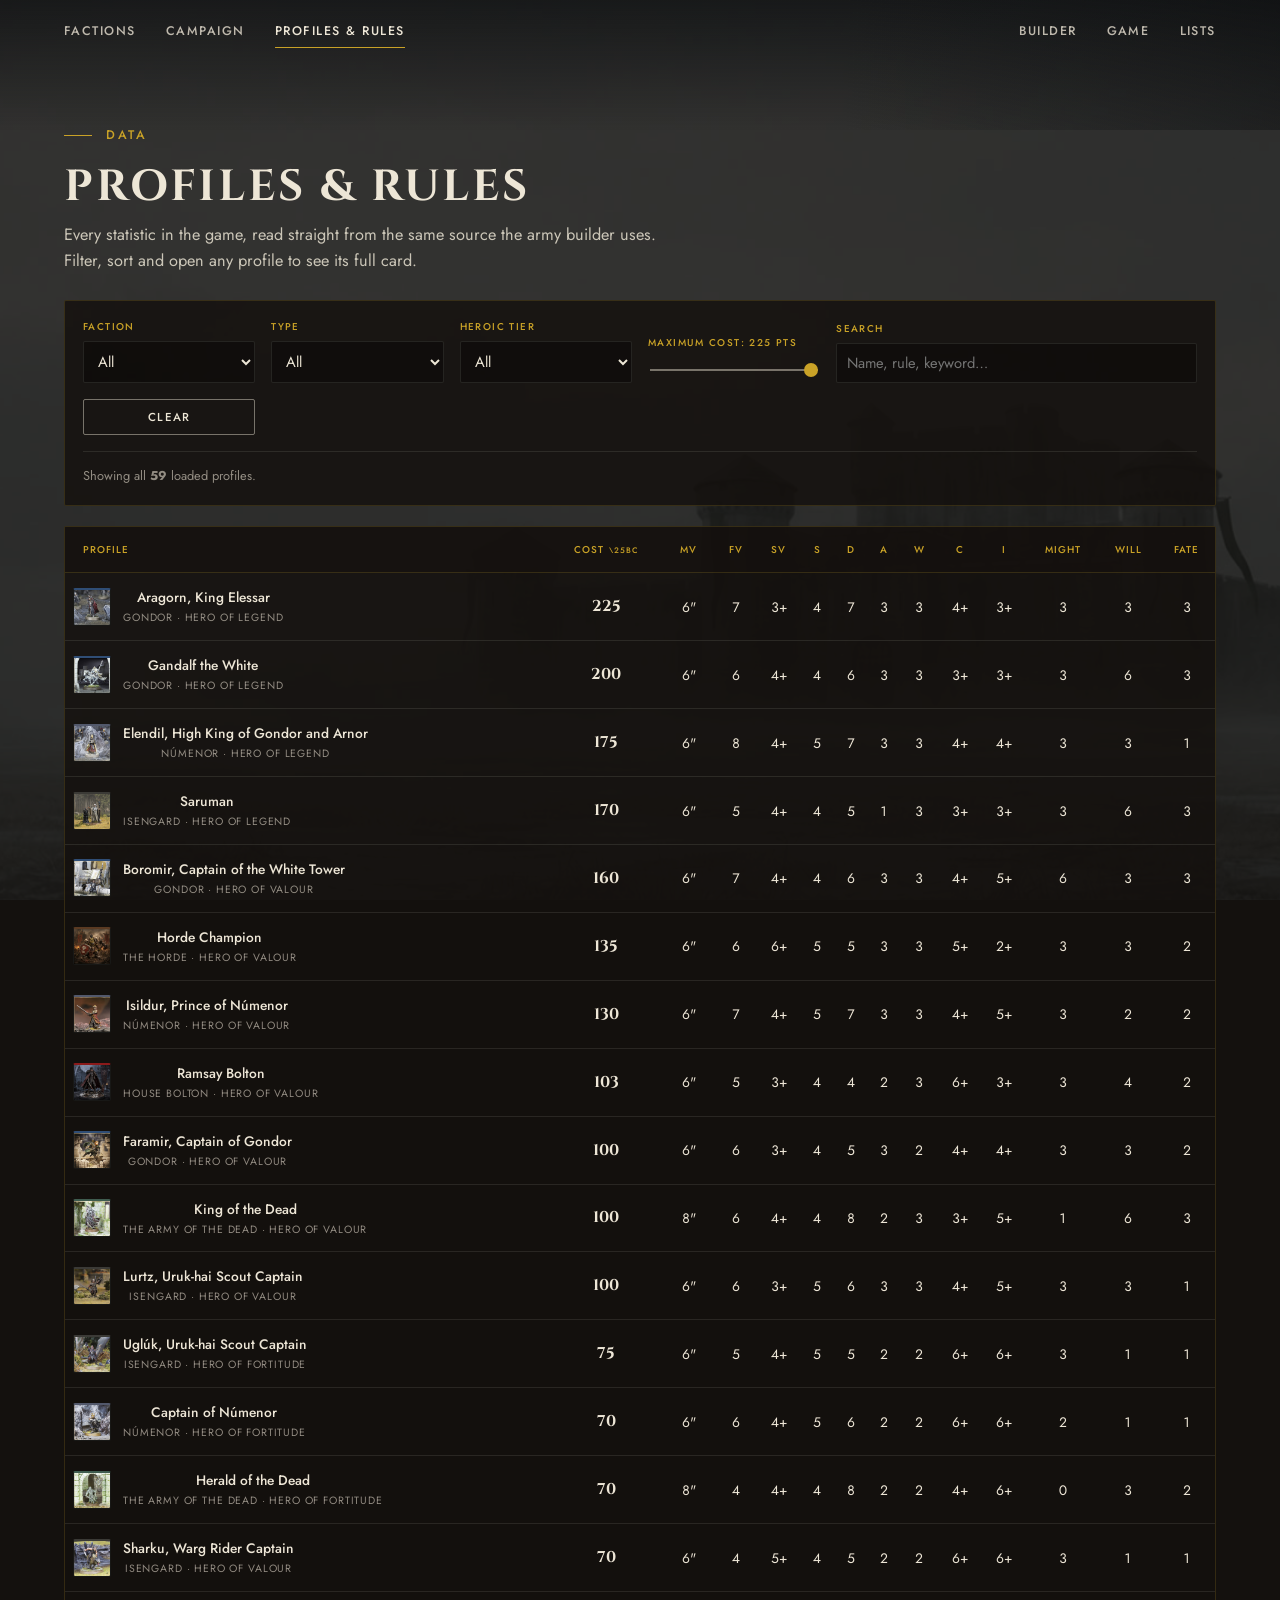
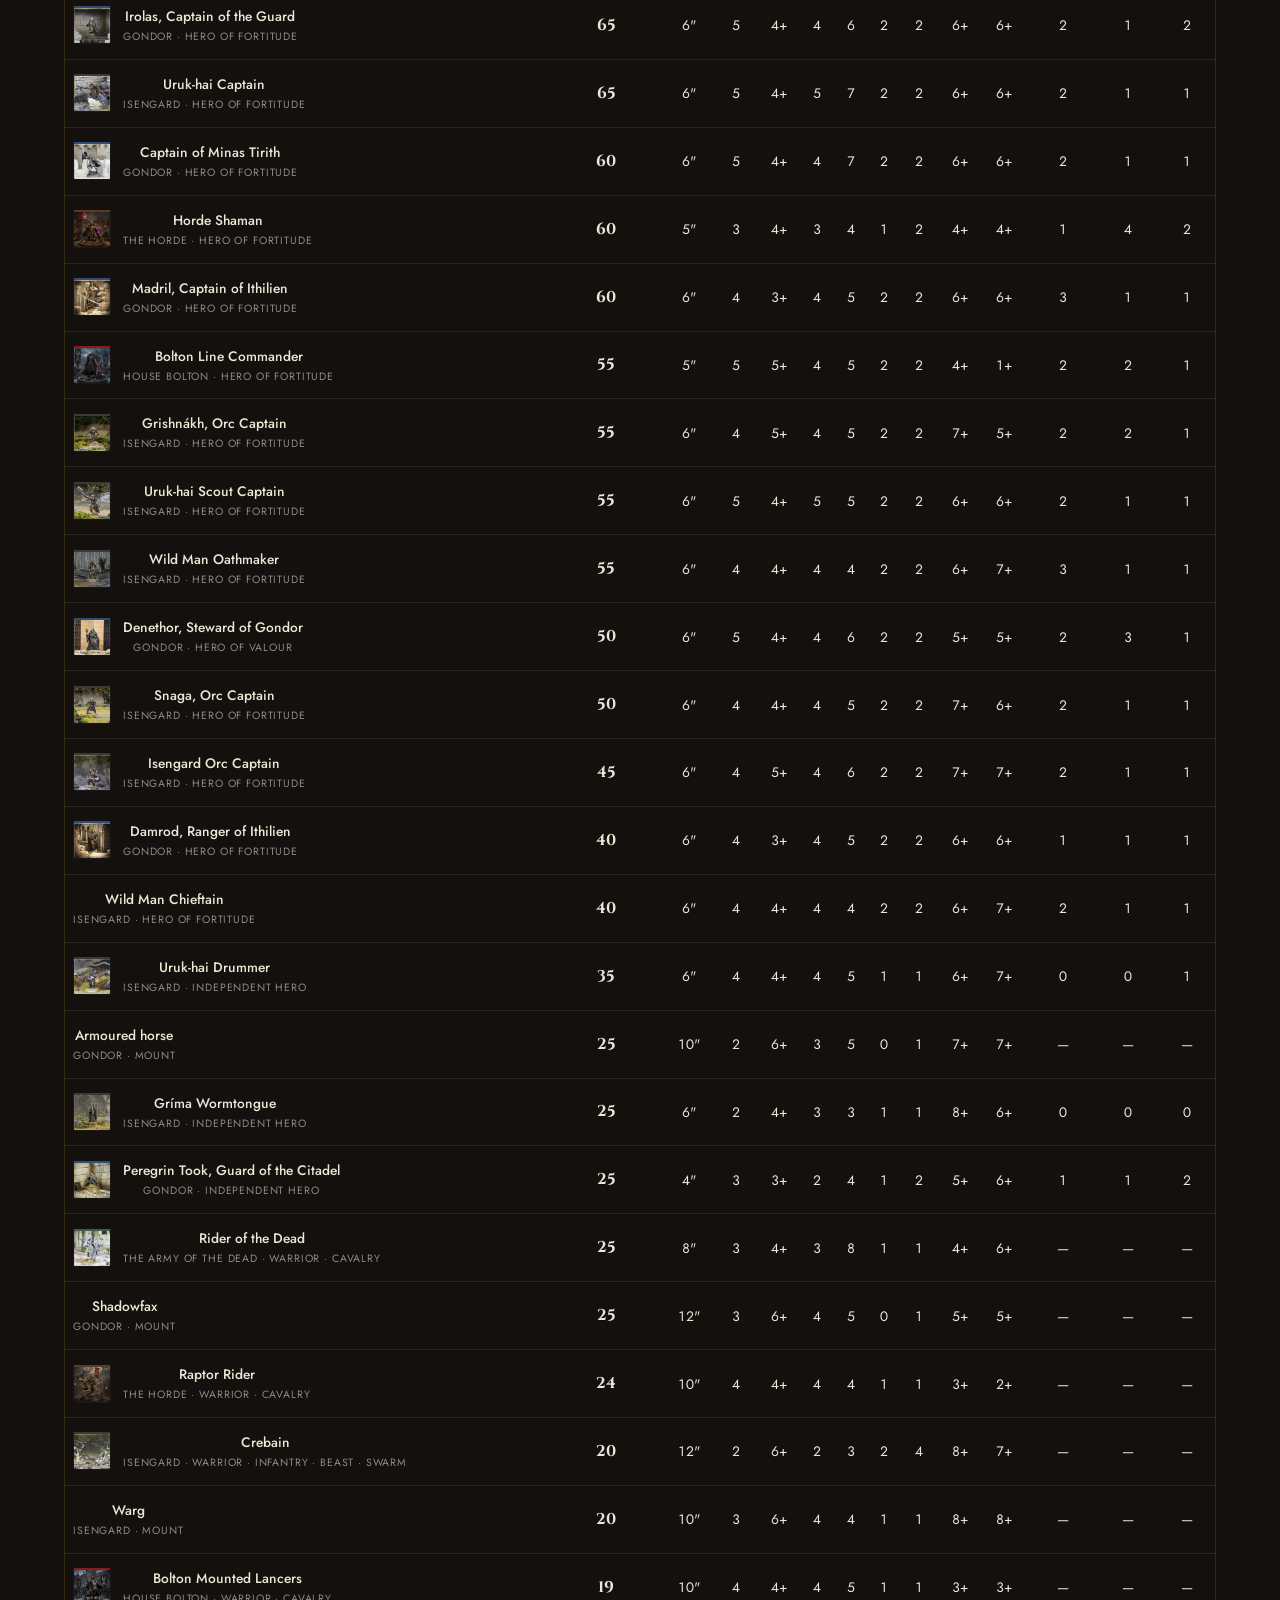
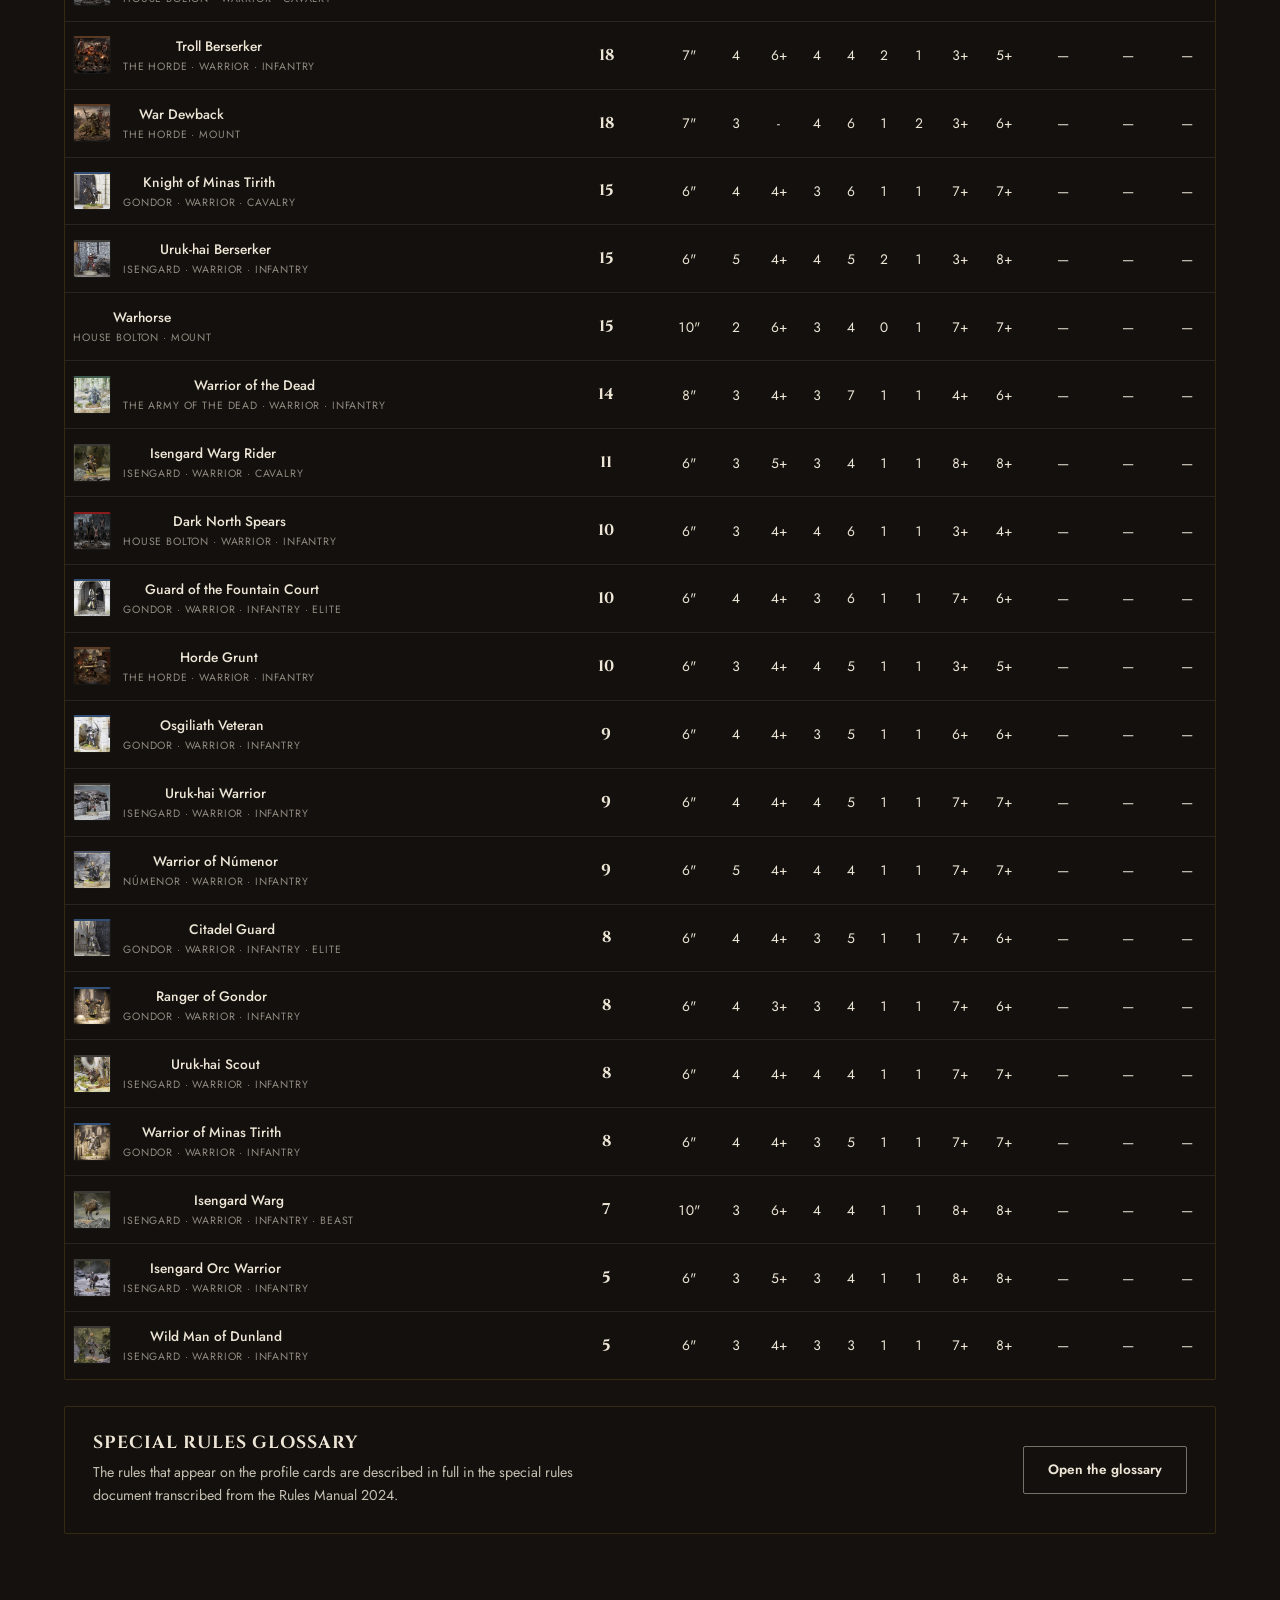
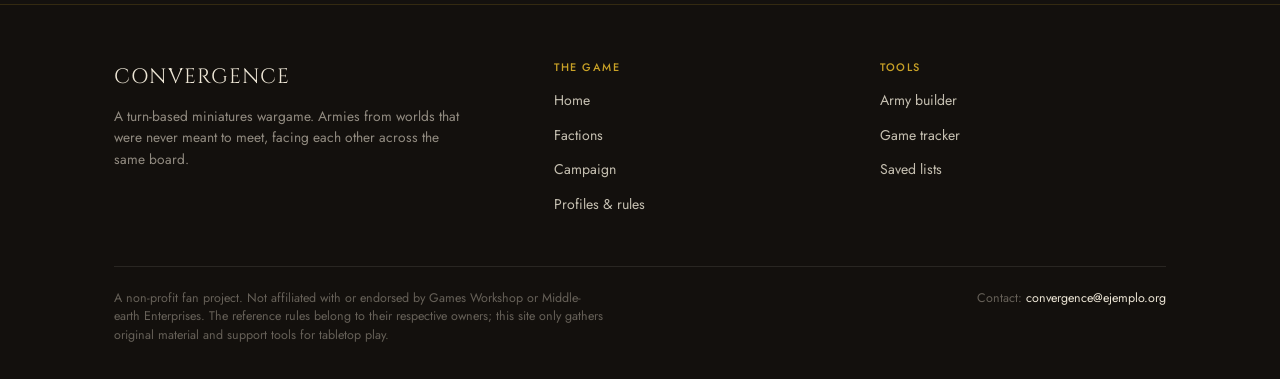
<file: profiles.html>
<!DOCTYPE html>
<html lang="en">
<head>
<meta charset="utf-8">
<meta name="viewport" content="width=device-width, initial-scale=1">
<title>Profiles &amp; rules &mdash; CONVERGENCE</title>
<meta name="description" content="Every statistic, special rule and wargear option in the Convergence profiles, with search and filters.">
<link rel="preconnect" href="https://fonts.googleapis.com">
<link rel="preconnect" href="https://fonts.gstatic.com" crossorigin>
<link href="https://fonts.googleapis.com/css2?family=Cinzel:wght@600;700&family=Jost:wght@400;500;600&display=swap" rel="stylesheet">
  <link rel="stylesheet" href="assets/css/tokens.css">
  <link rel="stylesheet" href="assets/css/site.css">
  <link rel="stylesheet" href="assets/css/builder.css">
  <link rel="stylesheet" href="assets/css/paginas.css">
</head>
<body>

  <a class="skip" href="#main">Skip to content</a>

  <div class="cv-nav-scrim-top" aria-hidden="true"></div>
  <div class="cv-nav-scrim-right" aria-hidden="true"></div>

  <nav class="cv-nav is-fixed" id="cv-nav" aria-label="Main">
    <div class="cv-nav-groups">
      <div class="cv-nav-left">
        <a href="factions.html" class="cv-navlink">Factions</a>
        <a href="campaign.html" class="cv-navlink">Campaign</a>
        <a href="profiles.html" class="cv-navlink">Profiles &amp; rules</a>
      </div>

      <div class="cv-nav-right">
        <a href="builder.html" class="cv-navlink">Builder</a>
        <a href="game.html" class="cv-navlink">Game</a>
        <a href="lists.html" class="cv-navlink">Lists</a>
      </div>

      <button class="cv-hamburger cv-hamburger-right" id="cv-hamburger-right"
              aria-label="Tools" aria-expanded="false" aria-controls="cv-menu-right">
        <span></span><span></span><span></span>
      </button>

      <button class="cv-hamburger cv-hamburger-main" id="cv-hamburger-main"
              aria-label="Menu" aria-expanded="false" aria-controls="cv-menu-main">
        <span></span><span></span><span></span>
      </button>
    </div>
  </nav>

  <div class="cv-menu cv-menu-right" id="cv-menu-right">
    <a href="builder.html">Builder</a>
    <a href="game.html">Game</a>
    <a href="lists.html">Lists</a>
  </div>

  <div class="cv-menu cv-menu-main" id="cv-menu-main">
    <a href="index.html">Home</a>
    <a href="factions.html">Factions</a>
    <a href="campaign.html">Campaign</a>
    <a href="profiles.html">Profiles &amp; rules</a>
    <div class="cv-menu-divider" aria-hidden="true"></div>
    <a href="builder.html">Builder</a>
    <a href="game.html">Game</a>
    <a href="lists.html">Lists</a>
  </div>

  <div class="page-bg bg-listas" aria-hidden="true"></div>

  <div class="page">
    <main id="main">
      <div class="wrap-wide">

        <div class="page-head">
          <div class="kicker"><i></i><span>Data</span></div>
          <h1>Profiles &amp; rules</h1>
          <p class="lead">Every statistic in the game, read straight from the same source the
            army builder uses. Filter, sort and open any profile to see its full card.</p>
        </div>

        <div class="panel filters">
          <div class="pbody">
            <div class="filter-grid">
              <div class="field">
                <label for="filterFaction">Faction</label>
                <select id="filterFaction"></select>
              </div>
              <div class="field">
                <label for="filterType">Type</label>
                <select id="filterType">
                  <option value="">All</option>
                  <option value="hero">Heroes</option>
                  <option value="war">Warriors</option>
                  <option value="mount">Mounts</option>
                </select>
              </div>
              <div class="field">
                <label for="filterTier">Heroic Tier</label>
                <select id="filterTier"></select>
              </div>
              <div class="field">
                <label for="filterCost">Maximum cost: <span id="filterCostVal">&mdash;</span> pts</label>
                <input type="range" id="filterCost" min="0" max="200" step="1">
              </div>
              <div class="field field-search">
                <label for="filterSearch">Search</label>
                <input type="search" id="filterSearch" placeholder="Name, rule, keyword&hellip;">
              </div>
              <div class="field field-reset">
                <button class="btn" id="filterReset">Clear</button>
              </div>
            </div>
            <div class="filter-info" id="filterInfo"></div>
          </div>
        </div>

        <div class="panel">
          <div class="tabla-scroll">
            <table class="perfiles" id="profilesTable">
              <thead>
                <tr>
                  <th class="col-nm" data-sort="name">Profile</th>
                  <th data-sort="cost">Cost</th>
                  <th data-sort="mv" title="Move">Mv</th>
                  <th data-sort="fv" title="Fight Value">Fv</th>
                  <th data-sort="sv" title="Shoot Value">Sv</th>
                  <th data-sort="s" title="Strength">S</th>
                  <th data-sort="d" title="Defence">D</th>
                  <th data-sort="a" title="Attacks">A</th>
                  <th data-sort="w" title="Wounds">W</th>
                  <th data-sort="c" title="Courage">C</th>
                  <th data-sort="i" title="Intelligence">I</th>
                  <th data-sort="might" title="Might">Might</th>
                  <th data-sort="will" title="Will">Will</th>
                  <th data-sort="fate" title="Fate">Fate</th>
                </tr>
              </thead>
              <tbody id="profilesBody"></tbody>
            </table>
          </div>
        </div>

        <div class="glossary">
          <div>
            <h2>Special rules glossary</h2>
            <p>The rules that appear on the profile cards are described in full in the special
              rules document transcribed from the Rules Manual 2024.</p>
          </div>
          <a class="btn-sec" href="docs/special-rules.md">Open the glossary</a>
        </div>

      </div>
    </main>
  </div>

  <!-- Full profile card -->
  <div class="card-backdrop" id="cardBackdrop" hidden>
    <div class="card" id="card" role="dialog" aria-modal="true" aria-labelledby="cardTitle">
      <button class="card-close" id="cardClose" aria-label="Close card">&times;</button>
      <div class="card-body" id="cardBody"></div>
    </div>
  </div>

  <footer class="site-footer">
    <div class="wrap">
      <div class="foot-grid">
        <div class="foot-brand">
          <span class="brand">Convergence</span>
          <p>A turn-based miniatures wargame. Armies from worlds that were never meant to
             meet, facing each other across the same board.</p>
        </div>
        <div class="foot-col">
          <h4>The game</h4>
          <ul>
            <li><a href="index.html">Home</a></li>
            <li><a href="factions.html">Factions</a></li>
            <li><a href="campaign.html">Campaign</a></li>
            <li><a href="profiles.html">Profiles &amp; rules</a></li>
          </ul>
        </div>
        <div class="foot-col">
          <h4>Tools</h4>
          <ul>
            <li><a href="builder.html">Army builder</a></li>
            <li><a href="game.html">Game tracker</a></li>
            <li><a href="lists.html">Saved lists</a></li>
          </ul>
        </div>
      </div>
      <div class="foot-legal">
        <p>A non-profit fan project. Not affiliated with or endorsed by Games Workshop or
           Middle-earth Enterprises. The reference rules belong to their respective owners;
           this site only gathers original material and support tools for tabletop play.</p>
        <p>Contact: <a href="mailto:convergence@ejemplo.org">convergence@ejemplo.org</a></p>
      </div>
    </div>
  </footer>

  <script src="assets/js/rules_mesbg_standard.js"></script>
  <script src="assets/js/rules_custom_factions.js"></script>
  <script src="assets/js/data.js"></script>
  <script src="assets/js/perfiles.js"></script>
  <script src="assets/js/nav.js"></script>
</body>
</html>
</file>
<file: assets/css/tokens.css>
/* =====================================================================
   CONVERGENCE — TOKENS
   Single source of truth for colour, typography and measurements.
   The base values come from the hero (Claude Design). Do not duplicate
   colour literals in any other file: reference these variables.
   ===================================================================== */

:root{
  /* ---------- Base palette ---------- */
  --oro:#C9A227;
  --verde:#2F4438;
  --negro:#14110E;
  --hueso:#EDE6D6;
  --sangre:#7C2D2D;

  /* ---------- Surfaces ----------
     Derived from the base black. The panel is semi-transparent on purpose:
     the three tool pages carry a photographic background behind them. */
  --panel:rgba(20,17,14,.82);
  --panel-solido:#14110E;
  --panel-alt:rgba(20,17,14,.62);
  --scrim:rgba(10,12,14,.62);

  /* ---------- Rules and borders ----------
     The gold hairline at 18% is the standard border for every panel.
     The bone one at 10% separates rows inside a table. */
  --linea-oro:rgba(201,162,39,.18);
  --linea-oro-fuerte:rgba(201,162,39,.35);
  --linea-hueso:rgba(237,230,214,.10);
  --linea-hueso-fuerte:rgba(237,230,214,.45);

  /* ---------- Text ---------- */
  --txt:var(--hueso);
  --txt-suave:rgba(237,230,214,.82);
  --txt-dim:rgba(237,230,214,.58);
  --txt-tenue:rgba(237,230,214,.38);

  /* ---------- States ---------- */
  --ok:#5C8A4A;
  --alerta:var(--oro);
  --error:#B23B3B;
  --error-txt:#E08B8B;

  /* ---------- Typography ---------- */
  --f-titulo:'Cinzel', Georgia, serif;
  --f-texto:'Jost', system-ui, -apple-system, 'Segoe UI', sans-serif;

  --ls-titulo:.06em;   /* hero banner tracking */
  --ls-kicker:.22em;
  --ls-nav:.12em;
  --ls-lb:.14em;

  /* ---------- Geometry ----------
     Minimal radii: nothing that looks like a SaaS card. */
  --r:2px;
  --r-sm:2px;

  /* ---------- Factions ----------
     One variable per faction. This is what keeps the site, the faction
     cards and the profile cards consistent. */
  --faction-bolton:#8b1a1a;
  --faction-gondor:#2f4d75;
  --faction-isengard:#3b3a36;
  --faction-lannister:#9b7d1f;
  --faction-horda:#5a3a22;
  --faction-numenor:#52586b;
  --faction-dunharrow:#3f5c4f;

  /* Light variant of each faction, for TEXT.
     The colours above are band colours: on a dark panel they sit at
     3.4:1 and miss the 4.5:1 minimum. These clear it (6:1 or better). */
  --faction-bolton-txt:#E8756F;
  --faction-gondor-txt:#8FB4DE;
  --faction-isengard-txt:#B9B6AC;
  --faction-lannister-txt:#E0C158;
  --faction-horda-txt:#D9A87A;
  --faction-numenor-txt:#AEB3C4;
  --faction-dunharrow-txt:#8FBFA0;

  /* Active faction. renderCabecera() rewrites it at runtime through
     --fac, which is the name the pilot uses. */
  --fac:var(--faction-bolton);
}
</file>
<file: assets/css/site.css>
/* =====================================================================
   CONVERGENCE — SITE SHELL
   Typographic base, navigation, hero, landing sections and footer.
   Depends on tokens.css: load it before this file.
   ===================================================================== */

/* =====================================================================
   1. BASE
   ===================================================================== */
*{box-sizing:border-box;}
html{scroll-behavior:smooth;}
body{
  margin:0;
  background:var(--negro);
  color:var(--txt);
  font-family:var(--f-texto);
  font-size:16px;
  line-height:1.6;
  -webkit-font-smoothing:antialiased;
}
a{color:var(--hueso);text-decoration:none;}
img{max-width:100%;}

h1,h2,h3,h4{
  font-family:var(--f-titulo);
  font-weight:700;
  letter-spacing:var(--ls-titulo);
  color:var(--hueso);
  margin:0;
  line-height:1.15;
}

/* Visible focus on everything interactive — accessibility requirement */
*:focus-visible{outline:2px solid var(--oro);outline-offset:3px;}

/* Section label: gold small caps above a rule */
.lb{
  font-size:.7rem;
  letter-spacing:var(--ls-lb);
  text-transform:uppercase;
  color:var(--oro);
  font-weight:500;
}

.sr-only{
  position:absolute;width:1px;height:1px;padding:0;margin:-1px;
  overflow:hidden;clip:rect(0,0,0,0);white-space:nowrap;border:0;
}

/* Skip to content, the first tabbable element on every page */
.skip{
  position:absolute;left:-9999px;top:0;z-index:100;
  background:var(--oro);color:var(--negro);padding:10px 18px;
  font-weight:600;border-radius:var(--r);
}
.skip:focus{left:12px;top:12px;}

/* =====================================================================
   2. NAVIGATION
   Lifted from the hero with no behavioural change: transparent at the
   start, opaque with blur from 80px of scroll onwards.
   ===================================================================== */
.cv-nav-scrim-top{
  position:absolute;top:0;left:0;right:0;height:130px;z-index:6;pointer-events:none;
  background:linear-gradient(180deg, rgba(10,12,14,.62) 0%, transparent 100%);
}
.cv-nav-scrim-right{
  position:absolute;top:0;right:0;width:34%;height:130px;z-index:7;pointer-events:none;
  background:linear-gradient(270deg, rgba(10,12,14,.40) 0%, transparent 100%);
}

.cv-nav{
  position:absolute;top:0;left:0;right:0;z-index:10;
  display:flex;align-items:center;
  padding:22px 5%;
  background:transparent;backdrop-filter:none;
  border-bottom:1px solid transparent;
  transition:background 240ms ease, backdrop-filter 240ms ease, border-color 240ms ease;
}
.cv-nav.is-scrolled{
  background:rgba(20,17,14,.92);
  backdrop-filter:blur(8px);
  border-bottom-color:var(--linea-oro);
}
/* On inner pages the bar is fixed and starts out opaque */
.cv-nav.is-fixed{position:fixed;}

/* Left at 5%, right at 5%: the two groups anchored to the edges */
.cv-nav-groups{display:flex;align-items:center;width:100%;}
.cv-nav-left{display:flex;gap:30px;align-items:center;}
.cv-nav-right{display:flex;gap:30px;align-items:center;margin-left:auto;}

.cv-navlink{
  display:inline-block;
  font-size:.78rem;letter-spacing:var(--ls-nav);text-transform:uppercase;font-weight:500;
  color:rgba(237,230,214,.78);
  position:relative;padding-bottom:6px;
}
.cv-navlink::after{
  content:'';position:absolute;left:50%;bottom:0;transform:translateX(-50%);
  height:1px;width:0;background:var(--oro);transition:width 220ms ease;
}
.cv-navlink:hover{color:var(--hueso);}
.cv-navlink:hover::after{width:100%;}

/* Current page: permanent gold rule */
.cv-navlink.is-active{color:var(--hueso);}
.cv-navlink.is-active::after{width:100%;}

.cv-hamburger{
  background:none;border:none;display:none;flex-direction:column;gap:5px;
  padding:6px;cursor:pointer;margin-left:auto;
}
.cv-hamburger span{display:block;height:2px;background:var(--hueso);}
.cv-hamburger-right span{width:20px;}
.cv-hamburger-main span{width:22px;}

.cv-menu{
  position:absolute;top:66px;z-index:20;
  background:rgba(20,17,14,.97);
  border:1px solid var(--linea-oro);
  border-radius:var(--r);
  display:none;flex-direction:column;
}
.cv-menu.is-open{display:flex;}
.cv-menu a{
  font-size:.8rem;letter-spacing:.1em;text-transform:uppercase;font-weight:500;
  color:rgba(237,230,214,.85);
}
.cv-menu a:hover{color:var(--oro);}
.cv-menu-right{right:5%;padding:16px 20px;gap:14px;}
.cv-menu-main{left:5%;padding:20px 24px;gap:16px;min-width:220px;}
.cv-menu-main a{font-size:.85rem;}
.cv-menu-divider{height:1px;background:rgba(237,230,214,.16);}
/* With the bar fixed, the dropdowns have to follow it */
.cv-nav.is-fixed ~ .cv-menu{position:fixed;}

/* =====================================================================
   3. HERO (index.html only)
   Overlay values measured against the real luminance of the video.
   Do not tweak them by eye.
   ===================================================================== */
@keyframes cv-scrollcue{
  0%{transform:scaleY(0);transform-origin:top;opacity:0;}
  30%{transform:scaleY(1);transform-origin:top;opacity:1;}
  70%{transform:scaleY(1);transform-origin:bottom;opacity:1;}
  100%{transform:scaleY(0);transform-origin:bottom;opacity:0;}
}

.cv-hero{
  position:relative;width:100%;min-height:88vh;overflow:hidden;
  background:var(--negro);font-family:var(--f-texto);
}

.cv-poster-bg{
  display:none;position:absolute;inset:0;background-color:var(--negro);
  background-image:url('../video/hero-poster.jpg');
  background-size:cover;background-position:72% center;
}
.cv-video-layer{
  position:absolute;inset:0;width:100%;height:100%;
  object-fit:cover;object-position:68% center;
  opacity:1;will-change:opacity;
}
#cv-video-b{opacity:0;}

.cv-overlay-h{
  position:absolute;inset:0;
  background:linear-gradient(90deg, rgba(10,12,14,.78) 0%, rgba(10,12,14,.62) 28%, rgba(10,12,14,.34) 46%, rgba(10,12,14,0) 66%);
}
.cv-overlay-bottom{
  position:absolute;inset:0;
  background:linear-gradient(0deg, rgba(10,12,14,.55) 0%, transparent 22%);
}
.cv-overlay-v{
  display:none;position:absolute;inset:0;
  background:linear-gradient(180deg, rgba(10,12,14,.35) 0%, rgba(10,12,14,.88) 62%);
}

.cv-textcol{
  position:absolute;top:50%;transform:translateY(-54%);left:5%;
  width:37%;max-width:37%;z-index:5;
  display:flex;flex-direction:column;align-items:flex-start;
}
.cv-kicker{display:flex;align-items:center;gap:14px;margin-bottom:20px;}
.cv-kicker-bar{display:inline-block;width:28px;height:1px;background:var(--oro);}
.cv-kicker-text{
  font-size:.8rem;text-transform:uppercase;letter-spacing:var(--ls-kicker);
  color:var(--oro);font-weight:500;
}
.cv-title{
  margin:0;font-family:var(--f-titulo);font-weight:700;
  font-size:clamp(2.4rem,5vw,4.5rem);line-height:1.02;
  letter-spacing:var(--ls-titulo);color:var(--hueso);white-space:nowrap;
}
.cv-rule{width:100%;height:1px;background:var(--linea-oro-fuerte);margin:18px 0;}
.cv-tagline{
  margin:0 0 38px 0;font-size:clamp(1rem,1.45vw,1.2rem);line-height:1.6;
  max-width:46ch;color:var(--txt-suave);
}
.cv-ctas{display:flex;gap:18px;}
.cv-scrollcue{
  position:absolute;left:5%;bottom:6%;z-index:5;
  display:flex;flex-direction:column;align-items:flex-start;gap:10px;
}
.cv-scrollcue-line{
  display:block;width:1px;height:40px;background:rgba(201,162,39,.4);
  animation:cv-scrollcue 2.4s ease-in-out infinite;
}
.cv-scrollcue-label{font-size:.7rem;letter-spacing:.2em;color:var(--txt-dim);}

/* =====================================================================
   4. BUTTONS (shared across the site)
   ===================================================================== */
.btn-pri,.btn-sec{
  display:inline-block;border-radius:var(--r);
  padding:15px 32px;font-weight:600;font-size:.95rem;
  font-family:var(--f-texto);cursor:pointer;
  transition:border-color 180ms ease, background 180ms ease, color 180ms ease;
}
.btn-pri{background:var(--oro);color:var(--negro);border:1px solid var(--oro);}
.btn-pri:hover{background:#d9b338;color:var(--negro);}
.btn-sec{background:transparent;color:var(--hueso);border:1px solid var(--linea-hueso-fuerte);}
.btn-sec:hover{border-color:var(--oro);color:var(--oro);}

/* =====================================================================
   5. INNER PAGE SHELL
   Fixed background + measured overlay. The three tool pages use the same
   implementation and only change the image and the veil opacity.
   ===================================================================== */
.page-bg{
  position:fixed;inset:0;z-index:-1;
  background-size:cover;background-position:center;background-repeat:no-repeat;
}
.page-bg::after{content:'';position:absolute;inset:0;}

/* p95 luminance measured per image: constructor 89, partida 89, listas 222.
   That is why listas carries almost twice the veil and also desaturates. */
.page-bg.bg-constructor{background-image:url('../img/bg/bg-constructor.jpg');}
.page-bg.bg-constructor::after{background:rgba(20,17,14,.55);}

.page-bg.bg-partida{background-image:url('../img/bg/bg-partida.jpg');}
.page-bg.bg-partida::after{background:rgba(20,17,14,.68);}

.page-bg.bg-listas{background-image:url('../img/bg/bg-listas.jpg');filter:saturate(.65);}
.page-bg.bg-listas::after{background:rgba(20,17,14,.84);}

/* Content always sits above the fixed background */
.page{position:relative;z-index:1;padding-top:92px;min-height:100vh;}
.wrap{max-width:1180px;margin:0 auto;padding:0 5%;}
.wrap-wide{max-width:1420px;margin:0 auto;padding:0 5%;}

.page-head{padding:34px 0 26px;}
.page-head h1{
  font-size:clamp(1.9rem,3.4vw,2.9rem);
  text-transform:uppercase;margin-bottom:10px;
}
.page-head .lead{
  color:var(--txt-suave);max-width:62ch;margin:0;
  font-size:1.02rem;
}
.page-head .kicker{
  display:flex;align-items:center;gap:14px;margin-bottom:16px;
}
.page-head .kicker span:last-child{
  font-size:.78rem;text-transform:uppercase;letter-spacing:var(--ls-kicker);
  color:var(--oro);font-weight:500;
}
.page-head .kicker i{display:block;width:28px;height:1px;background:var(--oro);flex:none;}

/* =====================================================================
   6. LANDING SECTIONS (index.html)
   ===================================================================== */
.sec{padding:88px 0;border-top:1px solid var(--linea-oro);}
.sec-head{margin-bottom:38px;}
.sec-head h2{font-size:clamp(1.5rem,2.6vw,2.1rem);text-transform:uppercase;margin-bottom:12px;}
.sec-head p{color:var(--txt-suave);max-width:64ch;margin:0;}

.intro-grid{display:grid;grid-template-columns:minmax(0,1.35fr) minmax(0,1fr);gap:52px;align-items:start;}
.intro-grid p{color:var(--txt-suave);margin:0 0 16px;}
.intro-facts{border-left:1px solid var(--linea-oro);padding-left:26px;}
.intro-facts dl{margin:0;}
.intro-facts dt{
  font-size:.68rem;letter-spacing:var(--ls-lb);text-transform:uppercase;
  color:var(--oro);margin-bottom:4px;
}
.intro-facts dd{
  margin:0 0 18px;font-family:var(--f-titulo);font-size:1.15rem;color:var(--hueso);
}
.intro-facts dd:last-child{margin-bottom:0;}

/* --- Turn sequence: horizontal diagram --- */
.turn{display:grid;grid-template-columns:repeat(5,minmax(0,1fr));gap:10px;}
.phase{
  background:var(--panel);border:1px solid var(--linea-oro);border-radius:var(--r);
  display:flex;flex-direction:column;
}
.phase>summary{
  list-style:none;cursor:pointer;padding:18px 16px;display:block;
  position:relative;transition:background 180ms ease;
}
.phase>summary::-webkit-details-marker{display:none;}
.phase>summary:hover{background:rgba(201,162,39,.06);}
.phase .n{
  font-family:var(--f-titulo);font-size:.78rem;color:var(--oro);
  display:block;margin-bottom:8px;letter-spacing:.1em;
}
.phase .t{
  font-family:var(--f-titulo);font-size:1.02rem;color:var(--hueso);
  text-transform:uppercase;letter-spacing:.04em;display:block;
}
.phase .plus{
  position:absolute;right:16px;top:18px;color:var(--oro);
  font-size:.9rem;transition:transform 200ms ease;
}
.phase[open] .plus{transform:rotate(45deg);}
.phase .phase-body{
  padding:0 16px 18px;color:var(--txt-suave);font-size:.9rem;line-height:1.55;
  border-top:1px solid var(--linea-hueso);margin-top:0;padding-top:14px;
}

/* --- Three tool cards --- */
.tools{display:grid;grid-template-columns:repeat(3,minmax(0,1fr));gap:20px;}
.tool{
  position:relative;display:block;overflow:hidden;
  border:1px solid var(--linea-oro);border-radius:var(--r);
  min-height:250px;
  background-size:cover;background-position:center;
  transition:border-color 220ms ease;
}
.tool:hover{border-color:var(--linea-oro-fuerte);}
.tool::before{
  content:'';position:absolute;inset:0;
  background:linear-gradient(0deg, rgba(20,17,14,.92) 0%, rgba(20,17,14,.55) 55%, rgba(20,17,14,.35) 100%);
  transition:background 220ms ease;
}
.tool:hover::before{
  background:linear-gradient(0deg, rgba(20,17,14,.95) 0%, rgba(20,17,14,.62) 55%, rgba(20,17,14,.42) 100%);
}
.tool-body{position:relative;z-index:1;padding:22px;display:flex;flex-direction:column;height:100%;justify-content:flex-end;min-height:250px;}
.tool h3{font-size:1.22rem;text-transform:uppercase;margin-bottom:8px;}
.tool p{margin:0 0 14px;color:var(--txt-suave);font-size:.88rem;line-height:1.5;}
.tool .go{font-size:.72rem;letter-spacing:var(--ls-lb);text-transform:uppercase;color:var(--oro);font-weight:500;}
.tool.t-constructor{background-image:url('../img/bg/bg-constructor.jpg');}
.tool.t-partida{background-image:url('../img/bg/bg-partida.jpg');}
.tool.t-listas{background-image:url('../img/bg/bg-listas.jpg');}

/* =====================================================================
   7. FOOTER
   ===================================================================== */
.site-footer{
  border-top:1px solid var(--linea-oro);
  background:rgba(20,17,14,.92);
  padding:56px 0 34px;
  position:relative;z-index:1;
}
.foot-grid{
  display:grid;grid-template-columns:minmax(0,1.4fr) repeat(2,minmax(0,1fr));
  gap:40px;margin-bottom:40px;
}
.foot-brand .brand{
  font-family:var(--f-titulo);font-size:1.3rem;letter-spacing:var(--ls-titulo);
  color:var(--hueso);text-transform:uppercase;display:block;margin-bottom:12px;
}
.foot-brand p{color:var(--txt-dim);font-size:.86rem;margin:0 0 10px;max-width:44ch;line-height:1.55;}
.foot-col h4{
  font-size:.68rem;letter-spacing:var(--ls-lb);text-transform:uppercase;
  color:var(--oro);margin-bottom:14px;font-family:var(--f-texto);font-weight:500;
}
.foot-col ul{list-style:none;margin:0;padding:0;}
.foot-col li{margin-bottom:9px;}
.foot-col a{color:var(--txt-suave);font-size:.88rem;}
.foot-col a:hover{color:var(--oro);}
.foot-legal{
  border-top:1px solid var(--linea-hueso);padding-top:22px;
  display:flex;justify-content:space-between;gap:20px;flex-wrap:wrap;
  color:var(--txt-tenue);font-size:.78rem;line-height:1.5;
}
.foot-legal p{margin:0;max-width:70ch;}

/* =====================================================================
   8. RESPONSIVE
   Deliberate order: the narrowest blocks go last so they win the cascade
   against the wider ranges.
   ===================================================================== */
@media (min-width:768px) and (max-width:1279px){
  .cv-textcol{width:53% !important;max-width:53% !important;}
  .cv-video-layer{object-position:74% center !important;}
}
@media (min-width:768px){
  .cv-hamburger-main{display:none;}
}
@media (max-width:1023px){
  .intro-grid{grid-template-columns:1fr;gap:32px;}
  .intro-facts{border-left:none;border-top:1px solid var(--linea-oro);padding-left:0;padding-top:24px;}
  .turn{grid-template-columns:repeat(2,minmax(0,1fr));}
  .tools{grid-template-columns:1fr;}
  .foot-grid{grid-template-columns:1fr;gap:30px;}
}
@media (max-width:899px){
  .cv-nav-right{display:none !important;}
  .cv-hamburger-right{display:flex !important;}
}
@media (min-width:900px){
  .cv-hamburger-right{display:none;}
}
@media (min-width:900px) and (max-width:1199px){
  .cv-nav-left,.cv-nav-right{gap:22px !important;}
  .cv-navlink{font-size:.72rem !important;}
}
@media (max-width:767px){
  .cv-video-layer{display:none !important;}
  .cv-poster-bg{display:block !important;}
  .cv-overlay-h,.cv-overlay-bottom{display:none !important;}
  .cv-overlay-v{display:block !important;}
  .cv-textcol{
    left:0 !important;right:0 !important;width:100% !important;max-width:100% !important;
    align-items:center !important;text-align:center !important;
    bottom:8% !important;top:auto !important;transform:none !important;
    padding:0 6%;
  }
  .cv-rule{margin-left:auto !important;margin-right:auto !important;}
  .cv-kicker{justify-content:center !important;}
  .cv-kicker-bar{display:none !important;}
  .cv-ctas{flex-direction:column !important;width:100% !important;}
  .cv-ctas a{width:100% !important;text-align:center !important;}
  .cv-scrollcue{left:50% !important;transform:translateX(-50%) !important;align-items:center !important;}
  .cv-nav-left{display:none !important;}
  .cv-hamburger-right{display:none !important;}
  .cv-hamburger-main{display:flex !important;}
  .turn{grid-template-columns:1fr;}
  .sec{padding:60px 0;}
  .page{padding-top:80px;}
}

/* =====================================================================
   9. REDUCED MOTION
   ===================================================================== */
@media (prefers-reduced-motion: reduce){
  html{scroll-behavior:auto;}
  .cv-video-layer{display:none !important;}
  .cv-poster-bg{display:block !important;}
  .cv-scrollcue-line{animation:none !important;}
  *,*::before,*::after{
    animation-duration:.001ms !important;
    animation-iteration-count:1 !important;
    transition-duration:.001ms !important;
  }
}
</file>
<file: assets/css/builder.css>
/* =====================================================================
   CONVERGENCE — BUILDER, GAME AND LISTS
   The pilot's CSS rewritten in the hero's visual language.
   The class names are the ones builder.js emits: do not rename them
   without touching the JS as well.
   Depends on tokens.css and site.css.
   ===================================================================== */

/* =====================================================================
   1. LIST BAR
   Present on all three pages: it is what makes the name, the limit and
   the total travel with you from one to the next.
   ===================================================================== */
.bld-bar{
  background:var(--panel);
  border:1px solid var(--linea-oro);
  border-radius:var(--r);
  padding:14px 18px;
  display:flex;align-items:center;gap:14px;flex-wrap:wrap;
  margin-bottom:22px;
}
.bld-bar .field{display:flex;flex-direction:column;gap:5px;}
.bld-bar label{
  font-size:.62rem;letter-spacing:var(--ls-lb);text-transform:uppercase;
  color:var(--oro);font-weight:500;
}
.bld-bar .grow{flex:1;min-width:0;}

.bld-tot{text-align:right;line-height:1.15;}
.bld-tot .big{font-family:var(--f-titulo);font-size:1.75rem;font-weight:700;color:var(--oro);}
.bld-tot .big .sep{color:var(--txt-tenue);font-size:1.1rem;margin:0 2px;}
.bld-tot .sub{
  font-size:.68rem;letter-spacing:.08em;text-transform:uppercase;color:var(--txt-dim);
}
#ptNow.over{color:var(--error-txt);}
#ptNow.ok{color:var(--ok);}

/* Faction band: the colour is set by renderCabecera() in --fac */
.bld-band{height:3px;background:var(--fac);border-radius:2px 2px 0 0;}

/* =====================================================================
   2. FORM CONTROLS
   ===================================================================== */
input,select,textarea,button{font-family:var(--f-texto);font-size:.92rem;color:var(--txt);}
input,select,textarea{
  background:rgba(10,9,8,.55);
  border:1px solid var(--linea-hueso);
  border-radius:var(--r);
  padding:8px 10px;
}
input:focus,select:focus,textarea:focus{border-color:var(--oro);}
select{cursor:pointer;}
select option{background:var(--panel-solido);color:var(--txt);}
button{background:none;border:none;cursor:pointer;}

/* Army builder buttons */
.btn{
  border:1px solid var(--linea-hueso-fuerte);
  border-radius:var(--r);
  padding:9px 14px;
  font-size:.72rem;letter-spacing:.1em;text-transform:uppercase;font-weight:500;
  background:transparent;color:var(--txt);
  transition:border-color 180ms ease,color 180ms ease,background 180ms ease;
}
.btn:hover{border-color:var(--oro);color:var(--oro);}
.btn.pri{
  background:var(--oro);color:var(--negro);border-color:var(--oro);font-weight:600;
}
.btn.pri:hover{background:#d9b338;color:var(--negro);}
.btn.dan{color:var(--error-txt);border-color:rgba(178,59,59,.5);}
.btn.dan:hover{border-color:var(--error);color:var(--error-txt);}
.btn.sm{padding:5px 9px;font-size:.66rem;}
.x{
  color:var(--txt-dim);font-size:1rem;padding:0 5px;line-height:1;background:none;border:none;
}
.x:hover{color:var(--error-txt);}

/* =====================================================================
   3. LAYOUT
   ===================================================================== */
.cols{display:grid;grid-template-columns:minmax(0,352px) minmax(0,1fr);gap:22px;}
.row{display:flex;gap:9px;align-items:center;}
.wrap-f{flex-wrap:wrap;}
.row.wrap{flex-wrap:wrap;}
.grow{flex:1;}
.muted{color:var(--txt-dim);}
.small{font-size:.83rem;}
.tiny{font-size:.74rem;}
.hidden{display:none !important;}
.critical{color:var(--error-txt);font-weight:600;}

/* Panel: the surface unit of the whole army builder */
.panel{
  background:var(--panel);
  border:1px solid var(--linea-oro);
  border-radius:var(--r);
  margin-bottom:20px;
}
.panel>h2,.panel>h3{
  padding:14px 18px;
  font-family:var(--f-titulo);
  font-size:.9rem;font-weight:600;
  letter-spacing:var(--ls-titulo);text-transform:uppercase;
  color:var(--hueso);
  border-bottom:1px solid var(--linea-oro);
}
.pbody{padding:18px;}

/* =====================================================================
   4. CATALOGUE
   ===================================================================== */
.cathead{
  font-size:.66rem;letter-spacing:var(--ls-lb);text-transform:uppercase;
  color:var(--oro);
  margin:20px 0 10px;padding-bottom:6px;
  border-bottom:1px solid var(--linea-oro);
}
.cathead:first-child{margin-top:0;}

.cat-item{
  display:flex;align-items:center;gap:11px;
  padding:10px 12px;margin-bottom:7px;
  border:1px solid var(--linea-hueso);
  border-radius:var(--r);
  background:rgba(10,9,8,.4);
  cursor:pointer;
  transition:border-color 160ms ease,background 160ms ease;
}
.cat-item:hover{border-color:var(--oro);background:rgba(201,162,39,.07);}
.cat-item .nm{flex:1;font-weight:500;font-size:.92rem;color:var(--hueso);}
.cat-item .tg{
  font-size:.66rem;letter-spacing:.06em;text-transform:uppercase;
  color:var(--txt-dim);font-weight:400;margin-top:2px;
}
/* The cost: gold and Cinzel. It is the number people look at most. */
.cat-item .pt,.unit-head .pt,.wb-head .pt{
  font-family:var(--f-titulo);font-weight:700;color:var(--oro);font-size:1rem;
}

.thumb{
  width:46px;height:46px;border-radius:var(--r);object-fit:cover;
  border:1px solid var(--linea-hueso);background:#000;flex-shrink:0;
}
.thumb.sm{width:34px;height:34px;}

.pfigure{position:relative;}
.portrait{
  width:100%;max-width:240px;aspect-ratio:1;object-fit:cover;display:block;
  margin:0 auto 10px;
  border:1px solid var(--linea-hueso);
  border-top:2px solid var(--fac);
  border-radius:var(--r);background:#000;
}
.pcap{
  text-align:center;font-size:.64rem;letter-spacing:var(--ls-lb);
  text-transform:uppercase;color:var(--txt-dim);margin:-4px 0 12px;
}

/* =====================================================================
   5. WARBANDS
   ===================================================================== */
.wb{
  border:1px solid var(--linea-oro);
  border-left:2px solid var(--fac);
  border-radius:var(--r);
  background:var(--panel);
  margin-bottom:18px;overflow:hidden;
}
.wb-head{
  display:flex;align-items:center;gap:10px;flex-wrap:wrap;
  padding:13px 16px;
  background:rgba(201,162,39,.05);
  border-bottom:1px solid var(--linea-oro);
}
.wb-head .t{
  font-family:var(--f-titulo);font-weight:600;font-size:1.02rem;
  letter-spacing:.03em;color:var(--hueso);
}
.tier{
  font-size:.6rem;letter-spacing:.12em;text-transform:uppercase;font-weight:600;
  color:var(--negro);background:var(--oro);
  padding:3px 7px;border-radius:var(--r);
}
.genbadge{
  font-size:.6rem;letter-spacing:.12em;text-transform:uppercase;
  border:1px solid var(--oro);color:var(--oro);
  padding:2px 7px;border-radius:var(--r);
}
.wb-body{padding:16px;}

.unit{
  border:1px solid var(--linea-hueso);
  border-radius:var(--r);
  background:rgba(10,9,8,.34);
  margin-bottom:10px;
}
.unit-head{display:flex;align-items:center;gap:10px;padding:10px 12px;cursor:pointer;}
.unit-head:hover{background:rgba(201,162,39,.05);}
.unit-head .nm{flex:1;font-weight:500;font-size:.92rem;color:var(--hueso);}
.chev{color:var(--oro);font-size:.7rem;width:12px;}
.unit-detail{border-top:1px solid var(--linea-hueso);padding:14px;display:none;}
.unit.open .unit-detail{display:block;}

/* =====================================================================
   6. STATISTICS TABLE
   No box borders: only hairlines between rows. Gold header.
   ===================================================================== */
table.st{
  width:100%;border-collapse:collapse;
  font-family:var(--f-texto);font-size:.84rem;
  margin:4px 0 14px;
}
table.st th{
  color:var(--oro);
  font-size:.62rem;letter-spacing:.1em;text-transform:uppercase;font-weight:500;
  padding:0 4px 7px;
  border:none;border-bottom:1px solid var(--linea-oro);
  text-align:center;
}
table.st td{
  text-align:center;padding:9px 4px;
  border:none;border-bottom:1px solid var(--linea-hueso);
  background:none;color:var(--txt);font-variant-numeric:tabular-nums;
}
table.st tr:last-child td{border-bottom:none;}
/* Value altered by an option (shield, bow…) */
table.st td.mod{color:var(--oro);font-weight:600;}

.shields{display:flex;gap:8px;margin-bottom:14px;}
.shield{
  flex:1;text-align:center;padding:9px 4px;
  border:1px solid var(--linea-hueso);border-radius:var(--r);
  background:rgba(10,9,8,.4);
}
.shield .v{font-family:var(--f-titulo);font-size:1.3rem;font-weight:700;color:var(--oro);line-height:1.1;}
.shield .l{
  font-size:.58rem;letter-spacing:.12em;color:var(--txt-dim);text-transform:uppercase;margin-top:3px;
}

/* =====================================================================
   7. RULE BLOCKS
   ===================================================================== */
.blk{margin-bottom:14px;}
.blk .lb{
  font-size:.62rem;letter-spacing:var(--ls-lb);text-transform:uppercase;
  color:var(--oro);margin-bottom:6px;font-weight:500;
}
.blk p{margin:0 0 5px;color:var(--txt-suave);font-size:.87rem;}
.rule{font-size:.87rem;margin-bottom:7px;color:var(--txt-suave);line-height:1.5;}
.rule b{color:var(--hueso);font-weight:600;}
.flavor{
  font-style:italic;color:var(--txt-dim);font-size:.87rem;line-height:1.55;
  border-left:1px solid var(--fac);padding-left:12px;margin-top:12px;
}

/* =====================================================================
   8. OPTIONS AND QUANTITY
   ===================================================================== */
.opt{
  display:flex;align-items:center;gap:10px;
  padding:8px 10px;margin-bottom:6px;
  border:1px solid var(--linea-hueso);border-radius:var(--r);
  background:rgba(10,9,8,.3);font-size:.87rem;
}
.opt.on{border-color:var(--oro);background:rgba(201,162,39,.08);}
.opt input{margin:0;accent-color:var(--oro);width:auto;padding:0;}
.opt label{flex:1;cursor:pointer;color:var(--txt-suave);}
.opt .od{display:block;font-size:.74rem;color:var(--txt-dim);margin-top:2px;}
.opt .oc{font-family:var(--f-titulo);font-weight:700;color:var(--oro);font-size:.85rem;}

.qty{
  display:flex;align-items:center;
  border:1px solid var(--linea-hueso);border-radius:var(--r);overflow:hidden;
}
.qty button{
  width:32px;height:32px;background:rgba(255,255,255,.05);
  font-size:1rem;font-weight:600;color:var(--oro);
}
.qty button:hover{background:rgba(201,162,39,.16);}
.qty button:active{background:var(--oro);color:var(--negro);}
.qty .n{
  width:40px;text-align:center;font-family:var(--f-titulo);font-weight:700;
  font-variant-numeric:tabular-nums;
}

/* =====================================================================
   9. VALIDATION
   ===================================================================== */
.val{
  font-size:.85rem;line-height:1.5;
  padding:10px 13px;margin-bottom:7px;
  border-left:2px solid;border-radius:0 var(--r) var(--r) 0;
  color:var(--txt-suave);
}
.val b{color:var(--hueso);}
.val.err{background:rgba(178,59,59,.14);border-color:var(--error);}
.val.warn{background:rgba(201,162,39,.10);border-color:var(--oro);}
.val.good{background:rgba(92,138,74,.14);border-color:var(--ok);}

/* =====================================================================
   10. GAME MODE
   ===================================================================== */
.breakbar{
  height:26px;border:1px solid var(--linea-hueso);border-radius:var(--r);
  background:rgba(10,9,8,.6);position:relative;overflow:hidden;margin:8px 0 12px;
}
.breakfill{height:100%;background:linear-gradient(90deg,#4a7239,#5C8A4A);transition:width .3s ease;}
.breakfill.brk{background:linear-gradient(90deg,#6d1616,#8b1a1a);}
.breakmark{position:absolute;top:0;bottom:0;width:1px;background:var(--oro);left:50%;}
.breaktxt{
  position:absolute;inset:0;display:flex;align-items:center;justify-content:center;
  font-family:var(--f-titulo);font-size:.8rem;font-weight:700;letter-spacing:.04em;
  color:var(--hueso);text-shadow:0 1px 3px rgba(0,0,0,.9);
}

.pip{
  display:inline-flex;align-items:center;justify-content:center;
  width:28px;height:28px;margin:2px;
  border:1px solid var(--linea-hueso);border-radius:var(--r);
  background:rgba(10,9,8,.5);
  font-size:.78rem;color:var(--oro);
  cursor:pointer;user-select:none;
  transition:border-color 140ms ease,background 140ms ease;
}
.pip:hover{border-color:var(--oro);}
.pip.spent{background:rgba(60,20,20,.5);border-color:rgba(178,59,59,.4);color:var(--txt-tenue);}
.pip.wound{background:rgba(60,20,20,.6);border-color:var(--error);color:var(--error-txt);}

.res{display:flex;align-items:center;gap:8px;margin-bottom:8px;flex-wrap:wrap;}
.res .lb{
  width:80px;font-size:.62rem;letter-spacing:.12em;text-transform:uppercase;color:var(--oro);
}
.troop-line{border-top:1px solid var(--linea-hueso);padding-top:10px;margin-top:10px;}
.dead{opacity:.42;}
.dead .nm{text-decoration:line-through;}

.gcard{
  border:1px solid var(--linea-oro);
  border-left:2px solid var(--fac);
  border-radius:var(--r);
  background:var(--panel);
  padding:16px 18px;margin-bottom:16px;
}
.ghead{
  display:flex;align-items:center;gap:10px;flex-wrap:wrap;
  padding-bottom:12px;margin-bottom:14px;
  border-bottom:1px solid var(--linea-oro);
}
.ghead .gname{
  font-family:var(--f-titulo);font-weight:600;font-size:1.15rem;letter-spacing:.03em;color:var(--hueso);
}
.ghead .gsub{
  font-size:.62rem;letter-spacing:.12em;text-transform:uppercase;color:var(--txt-dim);
}
.gmain{display:grid;grid-template-columns:minmax(0,1fr) auto;gap:18px;align-items:start;}
.gpic{width:clamp(130px,30vw,200px);}
.gpic img{
  width:100%;aspect-ratio:1;object-fit:cover;display:block;
  border:1px solid var(--linea-hueso);border-top:2px solid var(--fac);
  border-radius:var(--r);background:#000;
}
.gres{min-width:0;}
.gres .res{display:block;margin-bottom:12px;}
.gres .res .lb{width:100%;margin-bottom:4px;display:block;}
.gres .pip{width:31px;height:31px;font-size:.82rem;}

/* =====================================================================
   11. SAVED LISTS
   ===================================================================== */
.saved{
  display:flex;align-items:center;gap:10px;flex-wrap:wrap;
  padding:12px 14px;margin-bottom:8px;
  border:1px solid var(--linea-hueso);border-radius:var(--r);
  background:rgba(10,9,8,.38);
}
.saved b{font-family:var(--f-titulo);font-weight:600;font-size:1rem;color:var(--hueso);}
.saved:hover{border-color:var(--linea-oro);}

#txtCode{
  width:100%;font-family:ui-monospace,Menlo,Consolas,monospace;font-size:.76rem;
  resize:vertical;
}

/* =====================================================================
   12. RESPONSIVE
   ===================================================================== */
@media (max-width:1023px){
  .cols{grid-template-columns:1fr;}
}
@media (max-width:560px){
  .bld-bar{gap:11px;}
  .bld-bar .field{flex:1;min-width:120px;}
  .gmain{grid-template-columns:1fr;}
  .gpic{width:150px;}
  .gres .pip{width:27px;height:27px;}
  .pbody{padding:14px;}
  .wb-body{padding:12px;}
}

/* =====================================================================
   13. PRINT
   The printable sheet comes out black on white: it is meant for the
   table, not for showing off the palette.
   ===================================================================== */
#print{display:none;}
@media print{
  body{background:#fff;color:#000;}
  .page-bg,.cv-nav,.cv-nav-scrim-top,.cv-nav-scrim-right,.site-footer,
  .page-head,.bld-bar,.panel,.noprint{display:none !important;}
  .page{padding-top:0;}
  #print{display:block !important;padding:0;font-size:11pt;color:#000;}
  #print h1{font-size:19pt;border-bottom:2px solid #000;margin-bottom:2mm;font-family:Georgia,serif;}
  #print h2{font-size:13pt;margin:4mm 0 1mm;border-bottom:1px solid #666;font-family:Georgia,serif;}
  #print table{width:100%;border-collapse:collapse;font-size:9pt;margin:1mm 0 2mm;}
  #print th,#print td{border:1px solid #999;padding:1mm 1.5mm;text-align:center;}
  #print th{background:#eee;}
  #print .u{margin:0 0 2.5mm;page-break-inside:avoid;}
  #print .un{font-weight:bold;font-size:11pt;}
  #print .ul{font-size:9pt;color:#333;}
  #print .wbp{page-break-inside:avoid;margin-bottom:4mm;}
  @page{margin:1cm;}
}
</file>
<file: assets/css/paginas.css>
/* =====================================================================
   CONVERGENCE — FACTIONS, CAMPAIGN AND PROFILES
   Content pages. Depends on tokens.css, site.css and builder.css
   (it reuses .panel, .btn, .field and the tables).
   ===================================================================== */

/* =====================================================================
   1. FACTIONS
   The band colour comes from --faction, which each card sets to its own
   faction variable. Never a loose literal.
   ===================================================================== */
.fac-grid{
  display:grid;grid-template-columns:repeat(auto-fill,minmax(320px,1fr));
  gap:20px;padding-bottom:70px;
}
.fac-card{
  background:var(--panel);
  border:1px solid var(--linea-oro);
  border-radius:var(--r);
  overflow:hidden;display:flex;flex-direction:column;
}
.fac-band{height:3px;background:var(--faction, var(--oro));}
.fac-body{padding:22px;display:flex;flex-direction:column;flex:1;}
.fac-top{display:flex;align-items:flex-start;gap:12px;margin-bottom:10px;}
.fac-top h2{font-size:1.32rem;text-transform:uppercase;flex:1;}

.faction-status{
  font-size:.58rem;letter-spacing:.14em;text-transform:uppercase;font-weight:600;
  padding:4px 8px;border-radius:var(--r);white-space:nowrap;
  border:1px solid var(--linea-hueso-fuerte);color:var(--txt-dim);
}
.faction-status.playable{background:var(--oro);color:var(--negro);border-color:var(--oro);}

/* The motto uses the light variant: the band colour misses 4.5:1 */
.faction-motto{
  font-family:var(--f-titulo);font-style:italic;
  color:var(--faction-txt, var(--oro));
  margin:0 0 14px;font-size:.98rem;
}
.faction-desc{color:var(--txt-suave);font-size:.9rem;line-height:1.6;margin:0 0 18px;}

.faction-stats{
  display:flex;gap:26px;flex-wrap:wrap;margin:0 0 20px;
  padding-top:16px;border-top:1px solid var(--linea-hueso);
}
.faction-stats dt{
  font-size:.6rem;letter-spacing:var(--ls-lb);text-transform:uppercase;
  color:var(--oro);margin-bottom:3px;
}
.faction-stats dd{margin:0;font-family:var(--f-titulo);font-size:1.05rem;color:var(--hueso);}

.fac-links{display:flex;gap:10px;flex-wrap:wrap;margin-top:auto;}
.fac-links .btn-pri,.fac-links .btn-sec{padding:11px 20px;font-size:.82rem;}

/* In preparation: no link, in grey.
   The colours are dimmed one by one instead of with opacity on the card:
   a global opacity multiplied with the text's own alpha and left it at
   1.7:1, illegible. This way it stays muted but above 4.5:1. */
.fac-card.is-wip{background:rgba(20,17,14,.62);}
.fac-card.is-wip .fac-band{background:var(--linea-hueso);}
.fac-card.is-wip h2{color:var(--txt-dim);}
.fac-card.is-wip .faction-desc{color:var(--txt-dim);}
.fac-card.is-wip .faction-status{color:var(--txt-dim);border-color:var(--linea-hueso);}

/* =====================================================================
   2. CAMPAIGN
   ===================================================================== */
.notice{
  background:rgba(201,162,39,.09);
  border:1px solid var(--linea-oro);
  border-left:2px solid var(--oro);
  border-radius:var(--r);
  padding:20px 24px;margin-bottom:44px;
}
.notice-label{
  display:inline-block;
  font-size:.6rem;letter-spacing:.14em;text-transform:uppercase;font-weight:600;
  background:var(--oro);color:var(--negro);
  padding:3px 9px;border-radius:var(--r);margin-bottom:12px;
}
.notice p{margin:0;color:var(--txt-suave);font-size:.93rem;line-height:1.65;}

.content-block{margin-bottom:44px;max-width:74ch;}
.content-block:last-child{padding-bottom:70px;}
.content-block h2{
  font-size:1.22rem;text-transform:uppercase;margin-bottom:14px;
  padding-bottom:12px;border-bottom:1px solid var(--linea-oro);
}
.content-block p{color:var(--txt-suave);margin:0 0 14px;}
.content-block a{color:var(--oro);border-bottom:1px solid var(--linea-oro);}
.content-block a:hover{border-bottom-color:var(--oro);}

.framework-list{list-style:none;margin:0 0 16px;padding:0;}
.framework-list li{
  color:var(--txt-suave);margin-bottom:13px;padding-left:20px;position:relative;
  line-height:1.6;
}
.framework-list li::before{
  content:'';position:absolute;left:0;top:.65em;
  width:8px;height:1px;background:var(--oro);
}
.framework-list b{color:var(--hueso);font-weight:600;}
.note{font-size:.85rem;color:var(--txt-dim);font-style:italic;}

/* =====================================================================
   3. PROFILES — filters
   ===================================================================== */
.filters{margin-bottom:20px;}
.filter-grid{
  display:grid;grid-template-columns:repeat(auto-fit,minmax(160px,1fr));
  gap:16px;align-items:end;
}
.field{display:flex;flex-direction:column;gap:6px;}
.field label{
  font-size:.62rem;letter-spacing:var(--ls-lb);text-transform:uppercase;
  color:var(--oro);font-weight:500;
}
.field-search{grid-column:span 2;}
.field-reset{justify-content:flex-end;}

input[type="range"]{
  -webkit-appearance:none;appearance:none;
  background:transparent;padding:0;border:none;height:22px;cursor:pointer;
}
input[type="range"]::-webkit-slider-runnable-track{
  height:2px;background:var(--linea-hueso-fuerte);
}
input[type="range"]::-webkit-slider-thumb{
  -webkit-appearance:none;appearance:none;
  width:14px;height:14px;border-radius:50%;background:var(--oro);
  margin-top:-6px;border:none;
}
input[type="range"]::-moz-range-track{height:2px;background:var(--linea-hueso-fuerte);}
input[type="range"]::-moz-range-thumb{
  width:14px;height:14px;border:none;border-radius:50%;background:var(--oro);
}

.filter-info{
  margin-top:16px;padding-top:14px;border-top:1px solid var(--linea-hueso);
  font-size:.8rem;color:var(--txt-dim);
}

/* =====================================================================
   4. PROFILES — table
   Hairlines between rows, no box borders, gold header.
   ===================================================================== */
.tabla-scroll{overflow-x:auto;}
table.perfiles{
  width:100%;border-collapse:collapse;
  font-size:.86rem;min-width:900px;
}
table.perfiles th{
  color:var(--oro);
  font-size:.62rem;letter-spacing:.1em;text-transform:uppercase;font-weight:500;
  padding:15px 8px;text-align:center;white-space:nowrap;
  border-bottom:1px solid var(--linea-oro);
  cursor:pointer;user-select:none;position:relative;
  background:rgba(20,17,14,.5);
}
table.perfiles th:hover{color:var(--hueso);}
table.perfiles th.col-nm{text-align:left;padding-left:18px;min-width:230px;}
table.perfiles th[aria-sort]::after{
  content:'\\25B2';font-size:.5rem;margin-left:5px;color:var(--oro);
}
table.perfiles th[aria-sort="descending"]::after{content:'\\25BC';}

table.perfiles td{
  padding:13px 8px;text-align:center;
  border-bottom:1px solid var(--linea-hueso);
  color:var(--txt);font-variant-numeric:tabular-nums;
}
table.perfiles tbody tr{cursor:pointer;transition:background 140ms ease;}
table.perfiles tbody tr:hover{background:rgba(201,162,39,.07);}
table.perfiles tbody tr:last-child td{border-bottom:none;}

td.col-nm{text-align:left;padding-left:18px;}
.p-name{display:flex;align-items:center;gap:12px;}
.p-name img{
  width:38px;height:38px;object-fit:cover;border-radius:var(--r);
  border:1px solid var(--linea-hueso);border-top:2px solid var(--faction,var(--oro));
  background:#000;flex:none;
}
.p-name .n{font-weight:500;color:var(--hueso);}
.p-name .m{
  font-size:.66rem;letter-spacing:.08em;text-transform:uppercase;
  color:var(--txt-dim);margin-top:2px;
}
td.col-cost{font-family:var(--f-titulo);font-weight:700;color:var(--oro);font-size:.98rem;}
.empty{color:var(--txt-tenue);}
.no-data{padding:44px 18px;text-align:center;color:var(--txt-dim);}

/* =====================================================================
   5. PROFILES — card
   ===================================================================== */
.card-backdrop{
  position:fixed;inset:0;z-index:60;
  background:rgba(6,5,4,.82);
  display:flex;align-items:flex-start;justify-content:center;
  padding:5vh 20px;overflow-y:auto;
}
.card-backdrop[hidden]{display:none;}
.card{
  position:relative;width:100%;max-width:760px;
  background:var(--panel-solido);
  border:1px solid var(--linea-oro);
  border-top:2px solid var(--faction,var(--oro));
  border-radius:var(--r);
}
.card-close{
  position:absolute;top:12px;right:14px;z-index:2;
  font-size:1.6rem;line-height:1;color:var(--txt-dim);
  background:none;border:none;padding:6px 10px;
}
.card-close:hover{color:var(--oro);}
.card-body{padding:30px;}

.card-head{display:flex;gap:22px;align-items:flex-start;margin-bottom:24px;flex-wrap:wrap;}
.card-head img{
  width:132px;height:132px;object-fit:cover;flex:none;
  border:1px solid var(--linea-hueso);border-top:2px solid var(--faction,var(--oro));
  border-radius:var(--r);background:#000;
}
.card-info{flex:1;min-width:200px;}
.card-info h2{font-size:1.55rem;text-transform:uppercase;margin-bottom:8px;}
.card-meta{
  font-size:.68rem;letter-spacing:.1em;text-transform:uppercase;
  color:var(--txt-dim);margin-bottom:14px;
}
.card-cost{font-family:var(--f-titulo);font-size:1.75rem;font-weight:700;color:var(--oro);}
.card-cost span{font-size:.78rem;color:var(--txt-dim);letter-spacing:.1em;margin-left:5px;}

.card-body .blk:last-child{margin-bottom:0;}
.card-options{list-style:none;margin:0;padding:0;}
.card-options li{
  display:flex;align-items:baseline;gap:12px;
  padding:9px 0;border-bottom:1px solid var(--linea-hueso);
  color:var(--txt-suave);font-size:.87rem;
}
.card-options li:last-child{border-bottom:none;}
.card-options .oc{
  font-family:var(--f-titulo);font-weight:700;color:var(--oro);
  margin-left:auto;white-space:nowrap;
}
.card-options .od{display:block;font-size:.75rem;color:var(--txt-dim);margin-top:2px;}

/* Mount sub-profile inside the hero card */
.sub-mount{
  border:1px solid var(--linea-hueso);
  border-left:2px solid var(--faction,var(--oro));
  border-radius:var(--r);
  padding:16px 18px;
  background:rgba(10,9,8,.34);
}
.sub-mount-img{
  float:right;width:84px;height:84px;object-fit:cover;
  margin:0 0 10px 16px;
  border:1px solid var(--linea-hueso);border-radius:var(--r);background:#000;
}
.sub-mount table.st{margin-top:8px;}
.sub-mount::after{content:'';display:block;clear:both;}

/* =====================================================================
   6. GLOSSARY
   ===================================================================== */
.glossary{
  display:flex;align-items:center;gap:26px;flex-wrap:wrap;
  background:var(--panel);
  border:1px solid var(--linea-oro);
  border-radius:var(--r);
  padding:26px 28px;margin:26px 0 70px;
}
.glossary h2{font-size:1.1rem;text-transform:uppercase;margin-bottom:8px;}
.glossary p{margin:0;color:var(--txt-suave);font-size:.89rem;max-width:60ch;}
.glossary>div{flex:1;min-width:260px;}
.glossary .btn-sec{padding:12px 24px;font-size:.85rem;white-space:nowrap;}

/* =====================================================================
   7. HEROIC ACTIONS — chips + tooltip
   ===================================================================== */
.ha-chips {
  display: flex;
  flex-wrap: wrap;
  gap: 8px;
  margin-top: 4px;
}
.ha-chip {
  display: inline-flex;
  align-items: center;
  font-family: var(--f-titulo);
  font-size: .68rem;
  letter-spacing: .08em;
  text-transform: uppercase;
  color: var(--oro);
  background: rgba(201,162,39,.10);
  border: 1px solid var(--linea-oro-fuerte);
  border-radius: var(--r);
  padding: 5px 11px;
  cursor: default;
  user-select: none;
  transition: background 130ms ease, border-color 130ms ease;
}
.ha-chip:hover,
.ha-chip.is-open {
  background: rgba(201,162,39,.18);
  border-color: var(--oro);
}

#ha-tooltip {
  position: fixed;
  z-index: 200;
  max-width: 320px;
  background: var(--panel-solido);
  border: 1px solid var(--linea-oro-fuerte);
  border-top: 2px solid var(--oro);
  border-radius: var(--r);
  padding: 12px 16px;
  pointer-events: none;
  box-shadow: 0 8px 24px rgba(0,0,0,.55);
}
#ha-tooltip[hidden] { display: none; }
#ha-tooltip .tt-name {
  font-family: var(--f-titulo);
  font-size: .72rem;
  letter-spacing: .1em;
  text-transform: uppercase;
  color: var(--oro);
  margin-bottom: 7px;
}
#ha-tooltip .tt-desc {
  font-size: .83rem;
  color: var(--txt-suave);
  line-height: 1.6;
  margin: 0;
}

@media (max-width:640px){
  .field-search{grid-column:span 1;}
  .card-body{padding:22px;}
  .card-head img{width:96px;height:96px;}
  .fac-body{padding:18px;}
}
</file>
